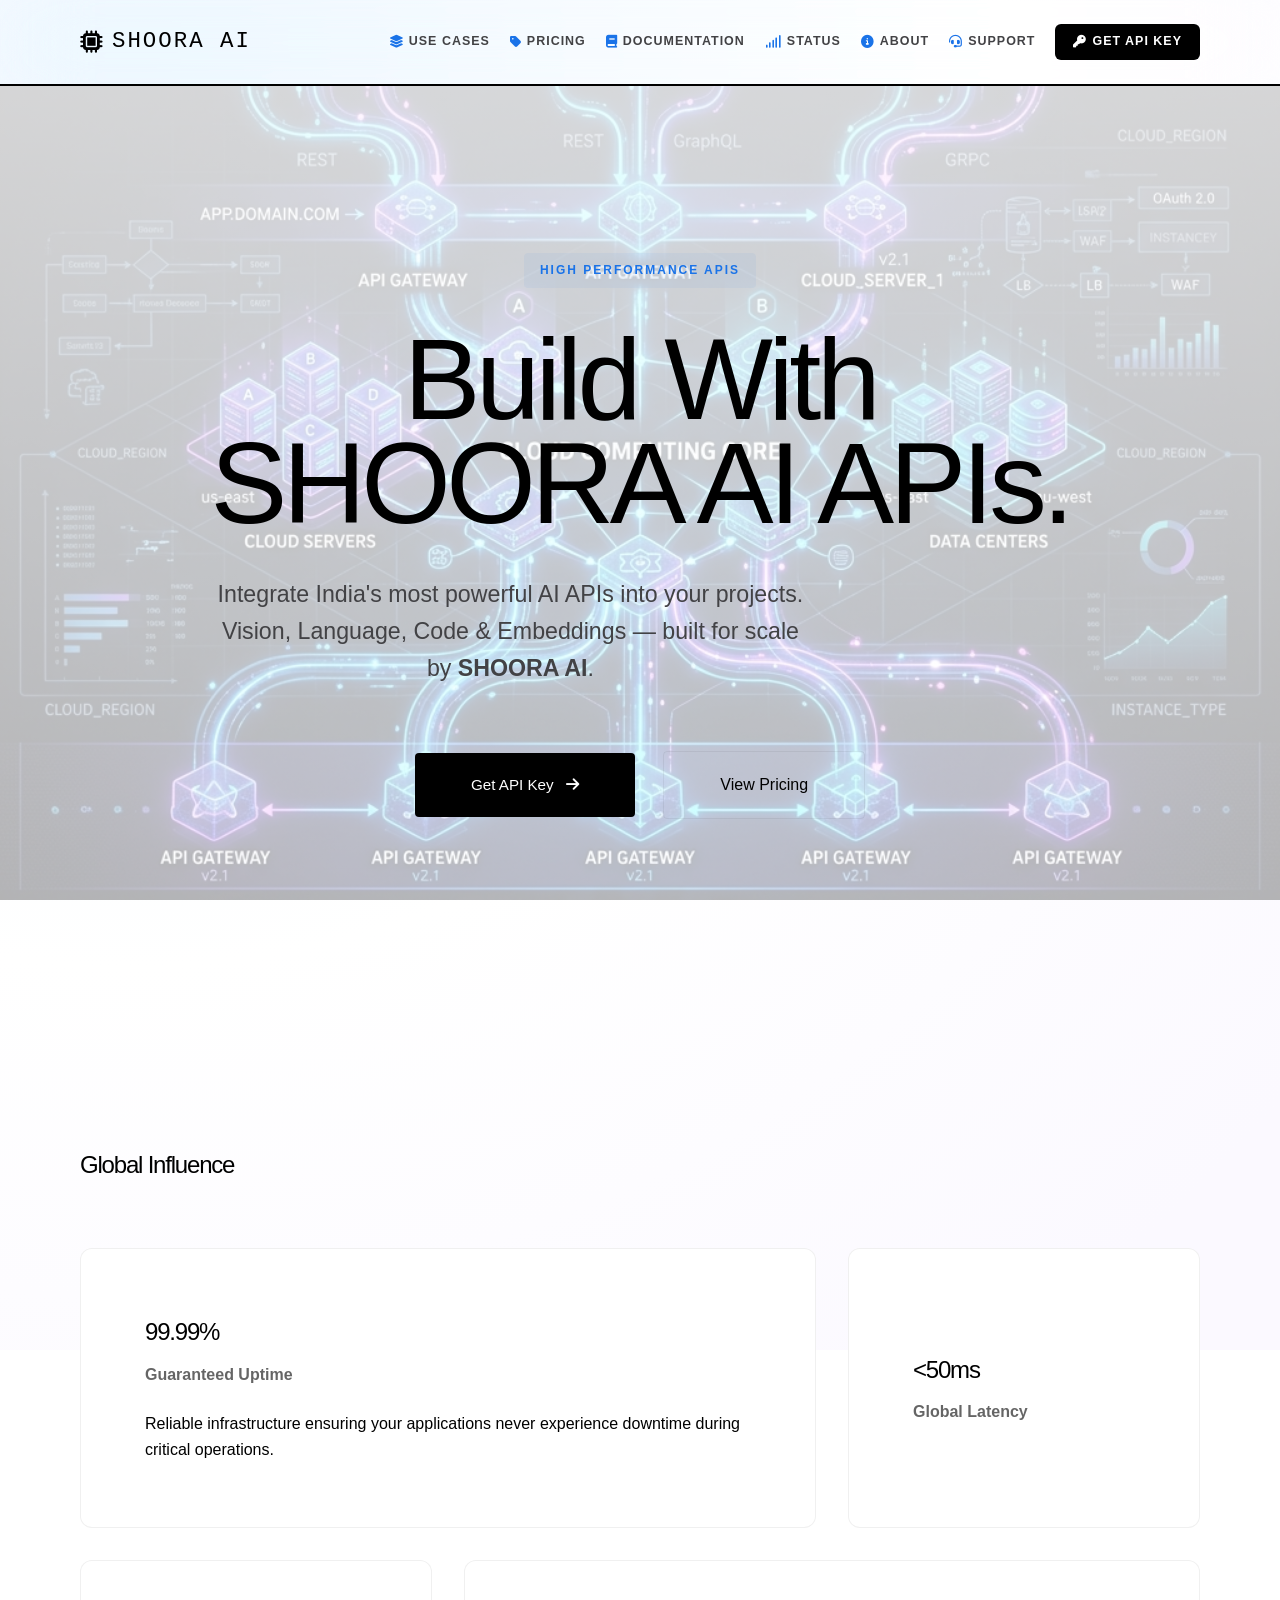
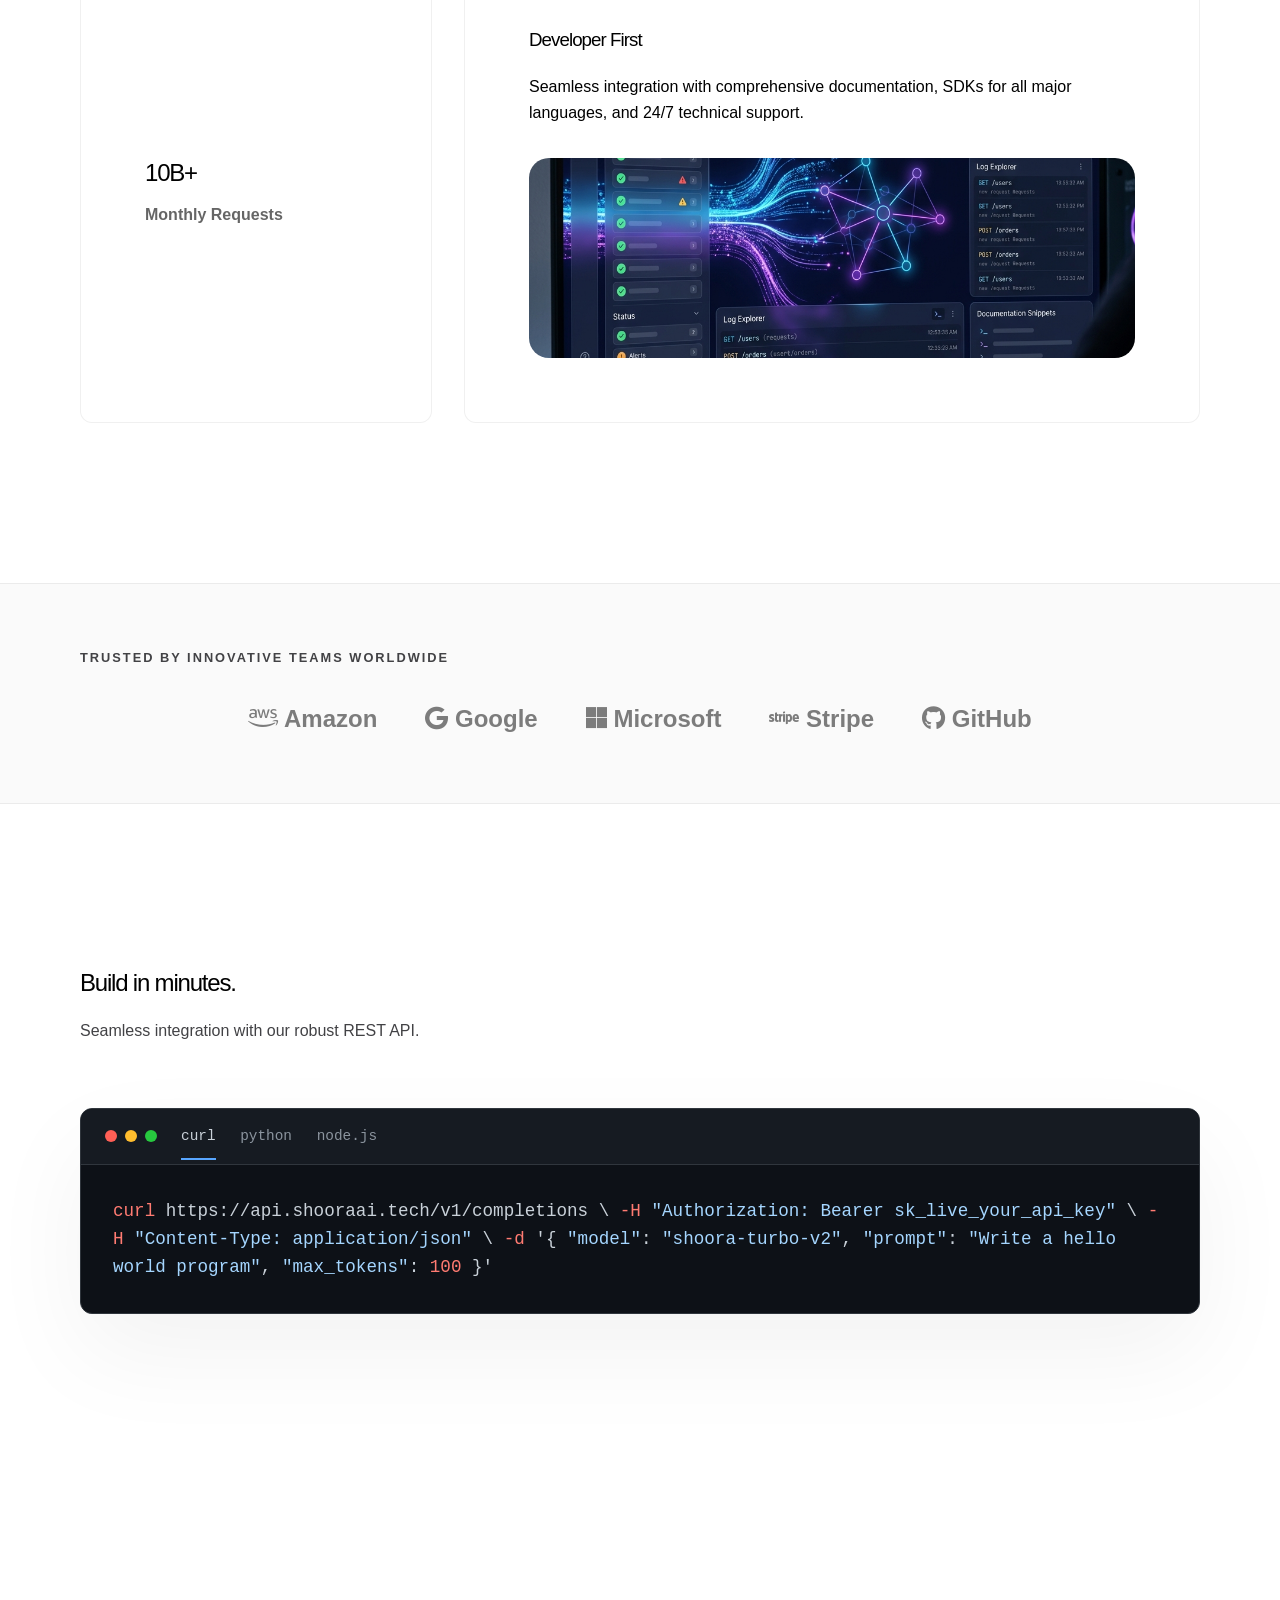
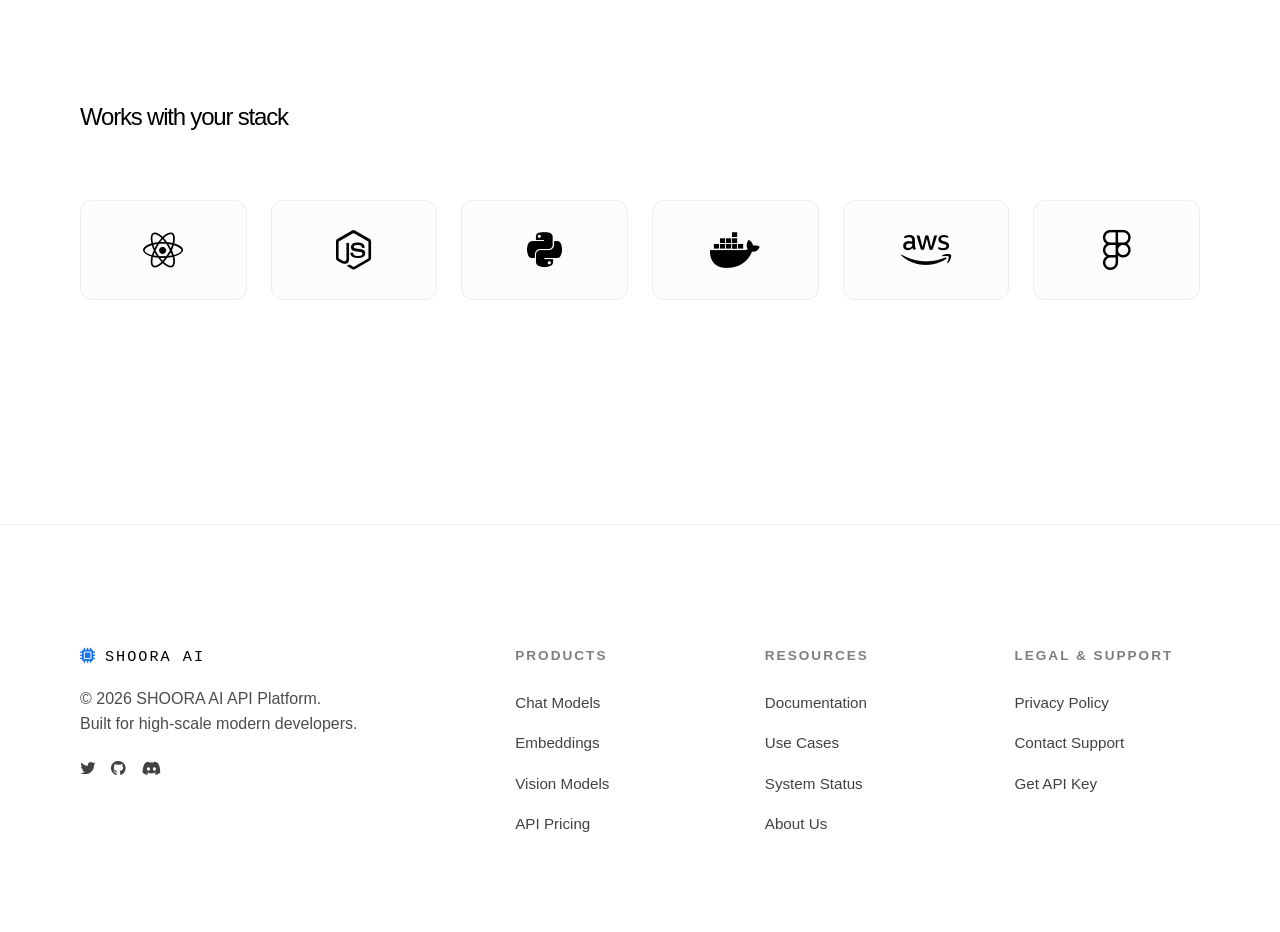
<file: index.html>
<!DOCTYPE html>
<html lang="en">
<head>
    <meta charset="UTF-8">
    <meta name="viewport" content="width=device-width, initial-scale=1.0">
    <title>SHOORA AI API | Home</title>
    <meta name="description" content="SHOORA AI API – India's most powerful AI API platform. Access Vision, Language, Code, and more.">
    <link rel="stylesheet" href="desktop.css" media="(min-width: 1024px)">
    <link rel="stylesheet" href="mobile.css" media="(max-width: 1023px)">
    <link rel="stylesheet" href="https://cdnjs.cloudflare.com/ajax/libs/font-awesome/6.4.0/css/all.min.css">
</head>
<body class="v10-layout">

    <nav class="site-nav">
        <div class="container nav-wrap">
            <div class="brand">
                <a href="index.html">
                    <i class="fas fa-microchip"></i>
                    <span>SHOORA AI</span>
                </a>
            </div>
            <button class="nav-toggle" id="navToggle" aria-label="Toggle Navigation" aria-expanded="false">
                <span class="hamburger-bar"></span>
                <span class="hamburger-bar"></span>
                <span class="hamburger-bar"></span>
            </button>
            <div class="nav-links" id="navLinks">
                <a href="use-cases.html"><i class="fa-solid fa-layer-group"></i> <span>Use Cases</span></a>
                <a href="pricing.html"><i class="fa-solid fa-tag"></i> <span>Pricing</span></a>
                <a href="curriculum.html"><i class="fa-solid fa-book"></i> <span>Documentation</span></a>
                <a href="status.html"><i class="fa-solid fa-signal"></i> <span>Status</span></a>
                <a href="about.html"><i class="fa-solid fa-circle-info"></i> <span>About</span></a>
                <a href="support.html"><i class="fa-solid fa-headset"></i> <span>Support</span></a>
                <a href="register.html" class="nav-cta"><i class="fa-solid fa-key"></i> <span>Get API Key</span></a>
            </div>
        </div>
    </nav>

    <!-- Immersive Background Hero (V10.4) -->
    <section class="home-hero">
        <div class="container" style="display: flex; align-items: center; justify-content: center; text-align: center;">
            <div class="hero-content reveal-item">
                <span class="badge-v10">High Performance APIs</span>
                <h1>Build With <br>SHOORA AI APIs.</h1>
                <p>Integrate India's most powerful AI APIs into your projects. Vision, Language, Code & Embeddings — built for scale by <strong>SHOORA AI</strong>.</p>
                <div class="home-cta">
                    <a href="register.html" class="btn-primary">Get API Key <i class="fas fa-arrow-right" style="margin-left: 8px;"></i></a>
                    <a href="pricing.html" class="btn-secondary">View Pricing</a>
                </div>
            </div>
        </div>
    </section>

    <!-- Key Stats Bento Grid -->
    <section class="section-v10 bg-glass">
        <div class="container">
            <h2 class="center-text">Global Influence</h2>
            <div class="bento-grid">
                <div class="bento-item large reveal-item">
                    <h2 class="counter">99.99%</h2>
                    <p style="margin-top: 10px; font-weight: 600; opacity: 0.6;">Guaranteed Uptime</p>
                    <p style="margin-top: 24px;">Reliable infrastructure ensuring your applications never experience downtime during critical operations.</p>
                </div>
                <div class="bento-item small reveal-item">
                    <h2 class="counter">&lt;50ms</h2>
                    <p style="margin-top: 10px; font-weight: 600; opacity: 0.6;">Global Latency</p>
                </div>
                <div class="bento-item small reveal-item">
                    <h2>10B+</h2>
                    <p style="margin-top: 10px; font-weight: 600; opacity: 0.6;">Monthly Requests</p>
                </div>
                <div class="bento-item large reveal-item">
                    <h3>Developer First</h3>
                    <p style="margin-top: 20px;">Seamless integration with comprehensive documentation, SDKs for all major languages, and 24/7 technical support.</p>
                    <img src="assets/images/bento.png" alt="Tech" style="width: 100%; height: 200px; object-fit: cover; border-radius: 20px; margin-top: 32px;">
                </div>
            </div>
        </div>
    </section>

    <!-- Trusted By -->
    <section class="section-v10" style="background: #fafafa; border-top: 1px solid var(--border); border-bottom: 1px solid var(--border); padding: 64px 0;">
        <div class="container center-text">
            <p style="text-transform: uppercase; letter-spacing: 2px; font-size: 0.8rem; font-weight: 700; color: var(--text-secondary); margin-bottom: 32px;">Trusted by innovative teams worldwide</p>
            <div style="display: flex; justify-content: center; gap: 48px; flex-wrap: wrap; opacity: 0.5; font-size: 1.5rem; font-weight: 700;">
                <span><i class="fab fa-aws"></i> Amazon</span>
                <span><i class="fab fa-google"></i> Google</span>
                <span><i class="fab fa-microsoft"></i> Microsoft</span>
                <span><i class="fab fa-stripe"></i> Stripe</span>
                <span><i class="fab fa-github"></i> GitHub</span>
            </div>
        </div>
    </section>

    <!-- Code Terminal Section -->
    <section class="section-v10">
        <div class="container">
            <h2 class="center-text">Build in minutes.</h2>
            <p class="center-text" style="color: var(--text-secondary); margin-top: 16px;">Seamless integration with our robust REST API.</p>
            <div class="terminal-window reveal-item">
                <div class="terminal-header">
                    <div class="terminal-dots">
                        <span></span><span></span><span></span>
                    </div>
                    <div style="margin-left: 24px; color: #8b949e; font-family: monospace; font-size: 0.9rem;">
                        <span style="color: #c9d1d9; border-bottom: 2px solid #58a6ff; padding-bottom: 14px; margin-right: 16px;">curl</span>
                        <span style="margin-right: 16px;">python</span>
                        <span>node.js</span>
                    </div>
                </div>
                <div class="terminal-body"><span class="keyword">curl</span> https://api.shooraai.tech/v1/completions \
  <span class="keyword">-H</span> <span class="string">"Authorization: Bearer sk_live_your_api_key"</span> \
  <span class="keyword">-H</span> <span class="string">"Content-Type: application/json"</span> \
  <span class="keyword">-d</span> '{
    <span class="string">"model"</span>: <span class="string">"shoora-turbo-v2"</span>,
    <span class="string">"prompt"</span>: <span class="string">"Write a hello world program"</span>,
    <span class="string">"max_tokens"</span>: <span class="keyword">100</span>
  }'</div>
            </div>
        </div>
    </section>

    <!-- Integrations -->
    <section class="section-v10 bg-glass">
        <div class="container">
            <h2 class="center-text">Works with your stack</h2>
            <div class="integration-grid reveal-item">
                <div class="integration-item"><i class="fab fa-react"></i></div>
                <div class="integration-item"><i class="fab fa-node-js"></i></div>
                <div class="integration-item"><i class="fab fa-python"></i></div>
                <div class="integration-item"><i class="fab fa-docker"></i></div>
                <div class="integration-item"><i class="fab fa-aws"></i></div>
                <div class="integration-item"><i class="fab fa-figma"></i></div>
            </div>
        </div>
    </section>

    <footer class="footer-v10">
        <div class="container footer-grid">
            <div class="footer-col footer-brand-col">
                <div class="brand">
                    <a href="index.html" style="color: inherit; text-decoration: none;">
                        <i class="fas fa-microchip" style="margin-right: 8px; color: var(--primary);"></i>SHOORA AI
                    </a>
                </div>
                <p style="margin-top: 16px; opacity: 0.7;">© 2026 SHOORA AI API Platform.<br>Built for high-scale modern developers.</p>
                <div style="margin-top: 20px; display: flex; gap: 16px; font-size: 1.2rem; color: var(--text-secondary);" class="footer-socials">
                    <a href="#" aria-label="Twitter" style="color: inherit;"><i class="fab fa-twitter"></i></a>
                    <a href="#" aria-label="GitHub" style="color: inherit;"><i class="fab fa-github"></i></a>
                    <a href="#" aria-label="Discord" style="color: inherit;"><i class="fab fa-discord"></i></a>
                </div>
            </div>
            <div class="footer-col">
                <h4>Products</h4>
                <a href="curriculum.html#chat-completions">Chat Models</a>
                <a href="curriculum.html#embeddings">Embeddings</a>
                <a href="use-cases.html">Vision Models</a>
                <a href="pricing.html">API Pricing</a>
            </div>
            <div class="footer-col">
                <h4>Resources</h4>
                <a href="curriculum.html">Documentation</a>
                <a href="use-cases.html">Use Cases</a>
                <a href="status.html">System Status</a>
                <a href="about.html">About Us</a>
            </div>
            <div class="footer-col">
                <h4>Legal & Support</h4>
                <a href="privacy.html">Privacy Policy</a>
                <a href="support.html">Contact Support</a>
                <a href="register.html">Get API Key</a>
            </div>
        </div>
    </footer>

    <script src="script.js"></script>
</body>
</html>
</file>
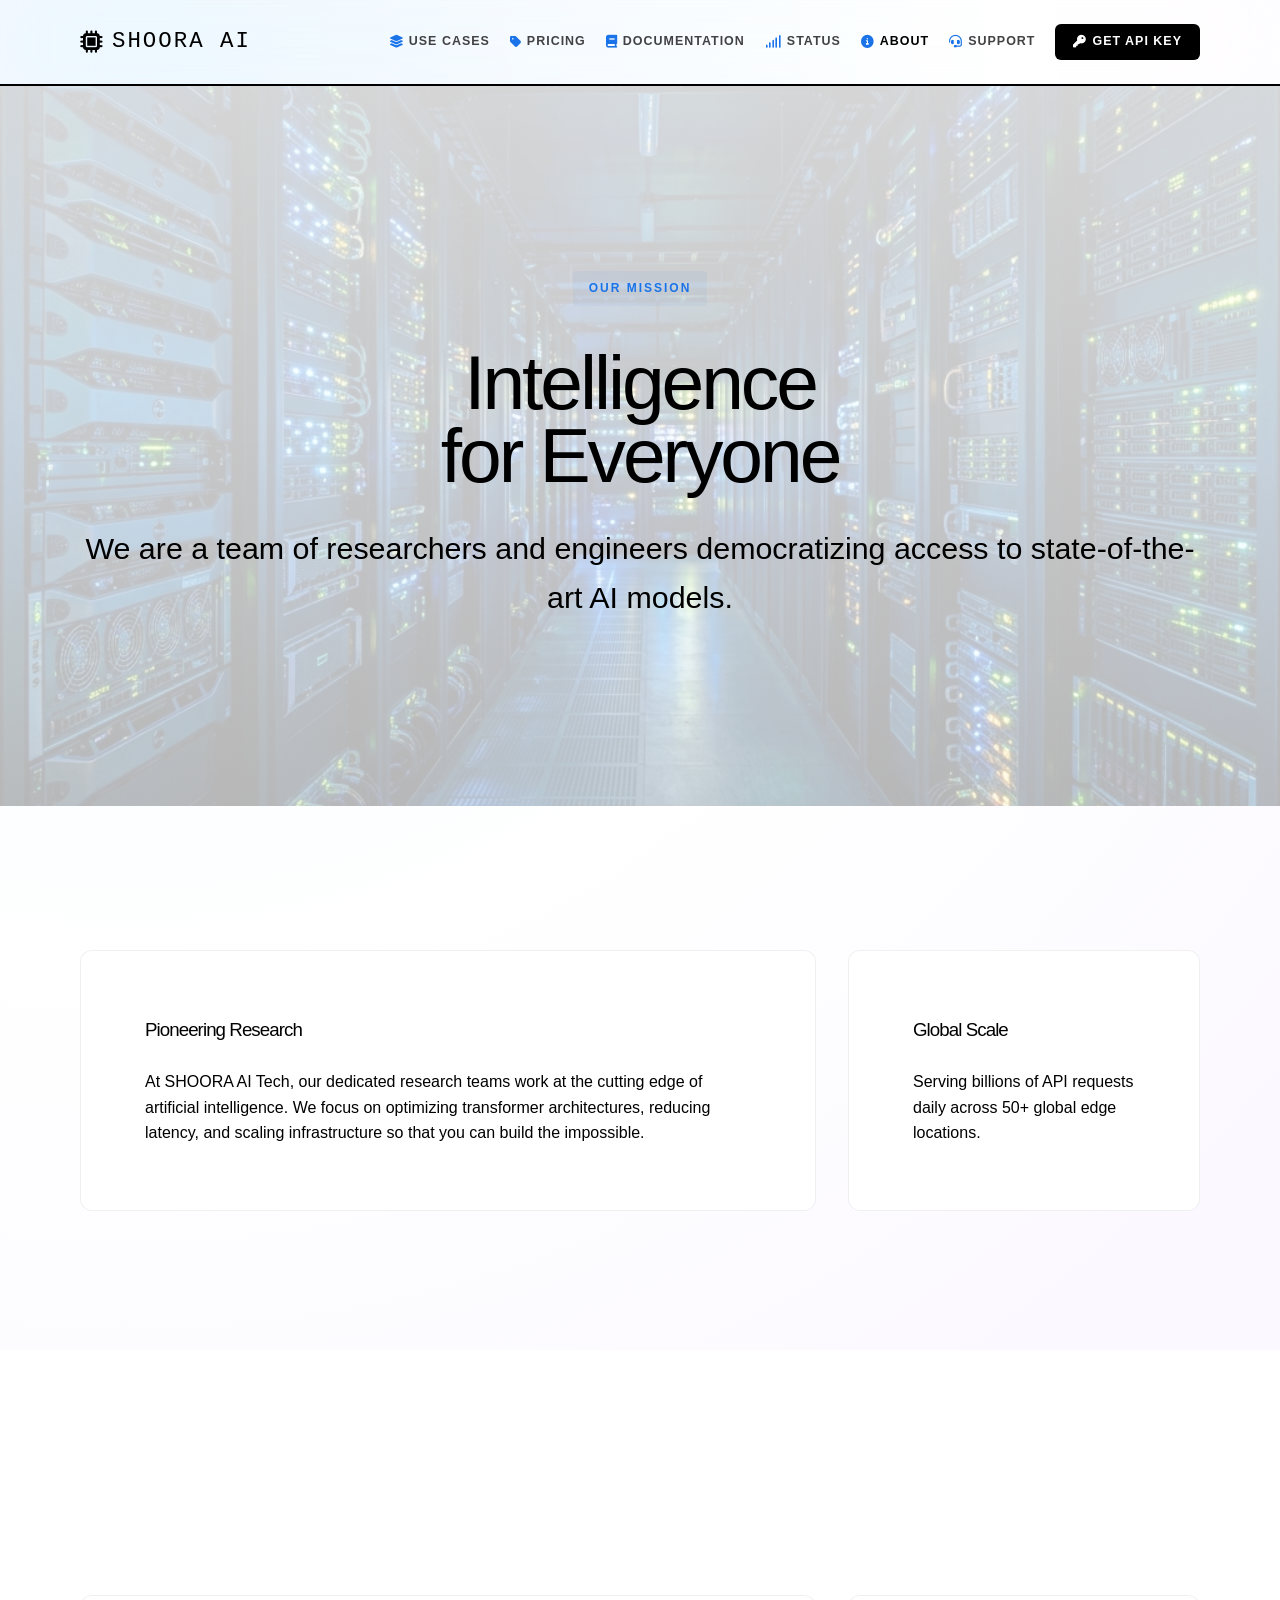
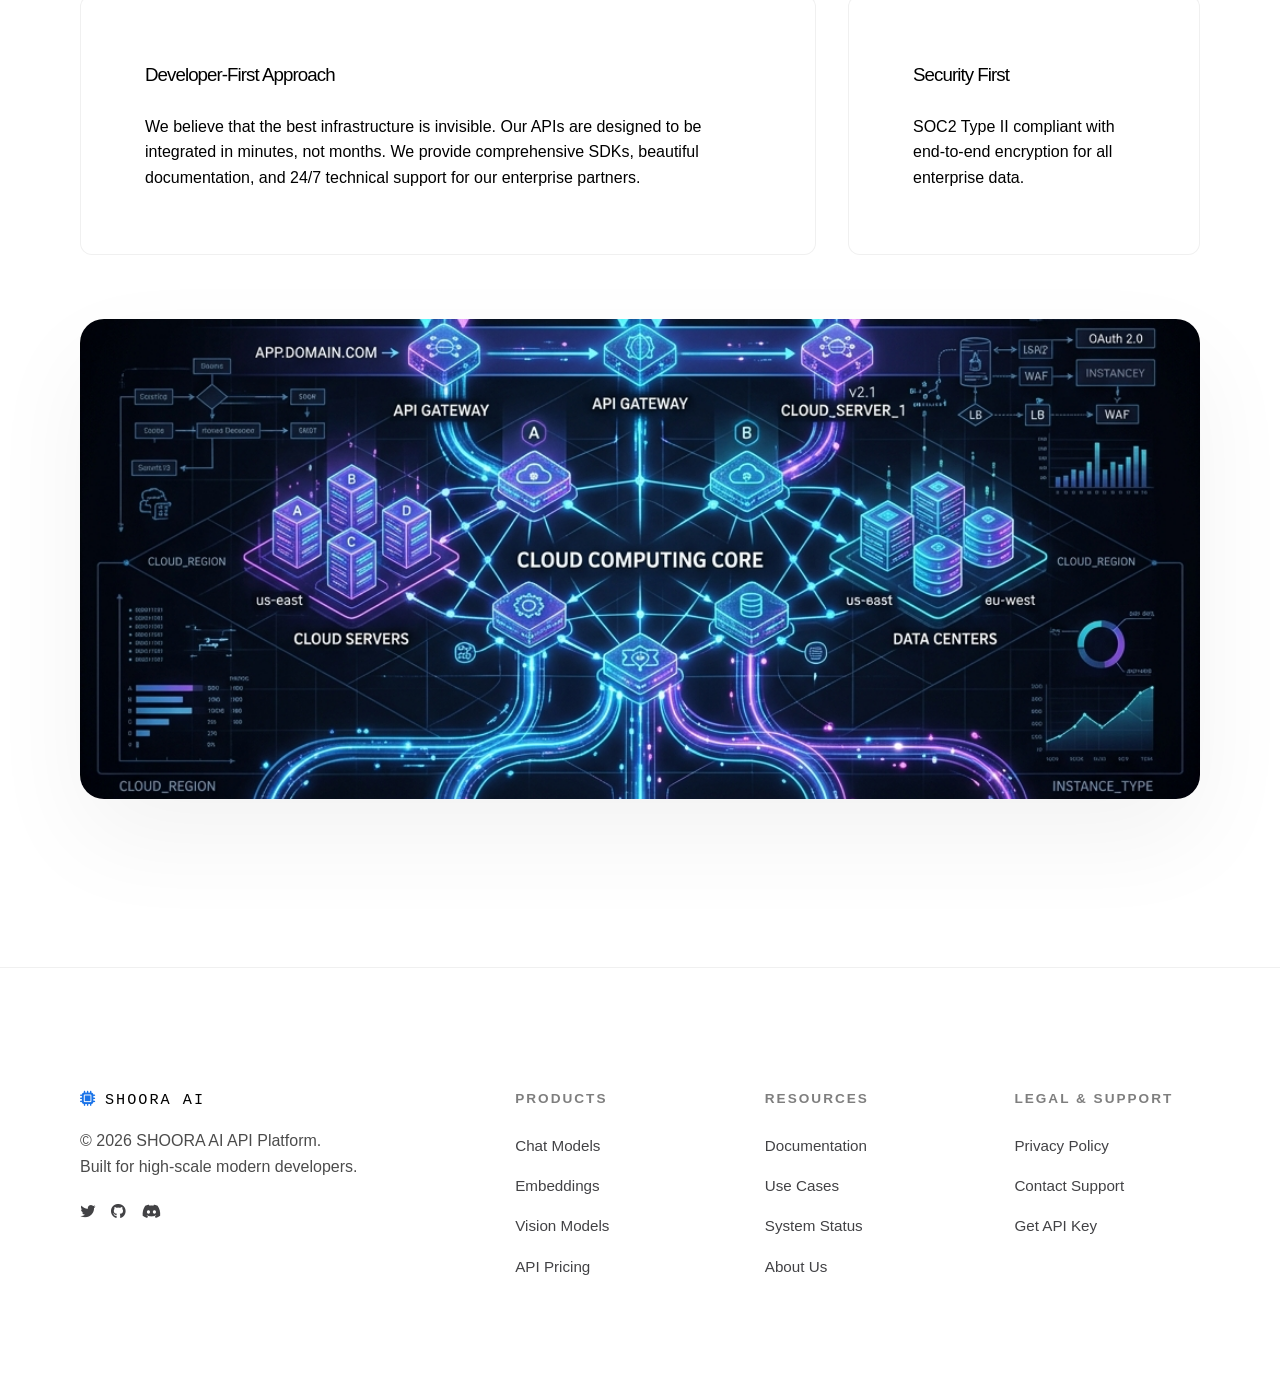
<file: about.html>
<!DOCTYPE html>
<html lang="en">
<head>
    <meta charset="UTF-8">
    <meta name="viewport" content="width=device-width, initial-scale=1.0">
    <title>About Us | SHOORA AI API</title>
    <link rel="stylesheet" href="desktop.css" media="(min-width: 1024px)">
    <link rel="stylesheet" href="mobile.css" media="(max-width: 1023px)">
    <link rel="stylesheet" href="https://cdnjs.cloudflare.com/ajax/libs/font-awesome/6.4.0/css/all.min.css">
</head>
<body class="v10-layout">
    <nav class="site-nav">
        <div class="container nav-wrap">
            <div class="brand">
                <a href="index.html">
                    <i class="fas fa-microchip"></i>
                    <span>SHOORA AI</span>
                </a>
            </div>
            <button class="nav-toggle" id="navToggle" aria-label="Toggle Navigation" aria-expanded="false">
                <span class="hamburger-bar"></span>
                <span class="hamburger-bar"></span>
                <span class="hamburger-bar"></span>
            </button>
            <div class="nav-links" id="navLinks">
                <a href="use-cases.html"><i class="fa-solid fa-layer-group"></i> <span>Use Cases</span></a>
                <a href="pricing.html"><i class="fa-solid fa-tag"></i> <span>Pricing</span></a>
                <a href="curriculum.html"><i class="fa-solid fa-book"></i> <span>Documentation</span></a>
                <a href="status.html"><i class="fa-solid fa-signal"></i> <span>Status</span></a>
                <a href="about.html" class="active"><i class="fa-solid fa-circle-info"></i> <span>About</span></a>
                <a href="support.html"><i class="fa-solid fa-headset"></i> <span>Support</span></a>
                <a href="register.html" class="nav-cta"><i class="fa-solid fa-key"></i> <span>Get API Key</span></a>
            </div>
        </div>
    </nav>

    <header class="about-hero">
        <div class="container" style="display: flex; align-items: center; justify-content: center; text-align: center;">
            <div class="reveal-item">
                <span class="badge-v10">Our Mission</span>
                <h1>Intelligence <br>for Everyone</h1>
                <p style="margin-top: 32px; font-size: 1.9rem;">We are a team of researchers and engineers democratizing access to state-of-the-art AI models.</p>
            </div>
        </div>
    </header>

    <section class="section-v10 bg-glass" style="margin-top: -80px;">
        <div class="container">
            <div class="bento-grid">
                <div class="bento-item large reveal-item">
                    <h3>Pioneering Research</h3>
                    <p style="margin-top: 24px;">At SHOORA AI Tech, our dedicated research teams work at the cutting edge of artificial intelligence. We focus on optimizing transformer architectures, reducing latency, and scaling infrastructure so that you can build the impossible.</p>
                </div>
                <div class="bento-item small reveal-item">
                    <h3>Global Scale</h3>
                    <p style="margin-top: 24px;">Serving billions of API requests daily across 50+ global edge locations.</p>
                </div>
            </div>
        </div>
    </section>

    <section class="section-v10">
        <div class="container">
            <div class="bento-grid">
                <div class="bento-item large reveal-item">
                    <h3>Developer-First Approach</h3>
                    <p style="margin-top: 24px;">We believe that the best infrastructure is invisible. Our APIs are designed to be integrated in minutes, not months. We provide comprehensive SDKs, beautiful documentation, and 24/7 technical support for our enterprise partners.</p>
                </div>
                <div class="bento-item small reveal-item">
                    <h3>Security First</h3>
                    <p style="margin-top: 24px;">SOC2 Type II compliant with end-to-end encryption for all enterprise data.</p>
                </div>
            </div>

            <!-- V10.4 Immersive Ecosystem Visual -->
            <div class="reveal-item" style="margin-top: 64px;">
                <img src="assets/images/ecosystem.png" alt="Ecosystem Diagram"
                    style="width: 100%; border-radius: 24px; box-shadow: var(--shadow-premium); aspect-ratio: 21/9; object-fit: cover;">
            </div>
        </div>
    </section>

    <footer class="footer-v10">
        <div class="container footer-grid">
            <div class="footer-col footer-brand-col">
                <div class="brand">
                    <a href="index.html" style="color: inherit; text-decoration: none;">
                        <i class="fas fa-microchip" style="margin-right: 8px; color: var(--primary);"></i>SHOORA AI
                    </a>
                </div>
                <p style="margin-top: 16px; opacity: 0.7;">© 2026 SHOORA AI API Platform.<br>Built for high-scale modern developers.</p>
                <div style="margin-top: 20px; display: flex; gap: 16px; font-size: 1.2rem; color: var(--text-secondary);" class="footer-socials">
                    <a href="#" aria-label="Twitter" style="color: inherit;"><i class="fab fa-twitter"></i></a>
                    <a href="#" aria-label="GitHub" style="color: inherit;"><i class="fab fa-github"></i></a>
                    <a href="#" aria-label="Discord" style="color: inherit;"><i class="fab fa-discord"></i></a>
                </div>
            </div>
            <div class="footer-col">
                <h4>Products</h4>
                <a href="curriculum.html#chat-completions">Chat Models</a>
                <a href="curriculum.html#embeddings">Embeddings</a>
                <a href="use-cases.html">Vision Models</a>
                <a href="pricing.html">API Pricing</a>
            </div>
            <div class="footer-col">
                <h4>Resources</h4>
                <a href="curriculum.html">Documentation</a>
                <a href="use-cases.html">Use Cases</a>
                <a href="status.html">System Status</a>
                <a href="about.html">About Us</a>
            </div>
            <div class="footer-col">
                <h4>Legal & Support</h4>
                <a href="privacy.html">Privacy Policy</a>
                <a href="support.html">Contact Support</a>
                <a href="register.html">Get API Key</a>
            </div>
        </div>
    </footer>
    <script src="script.js"></script>
</body>
</html>
</file>
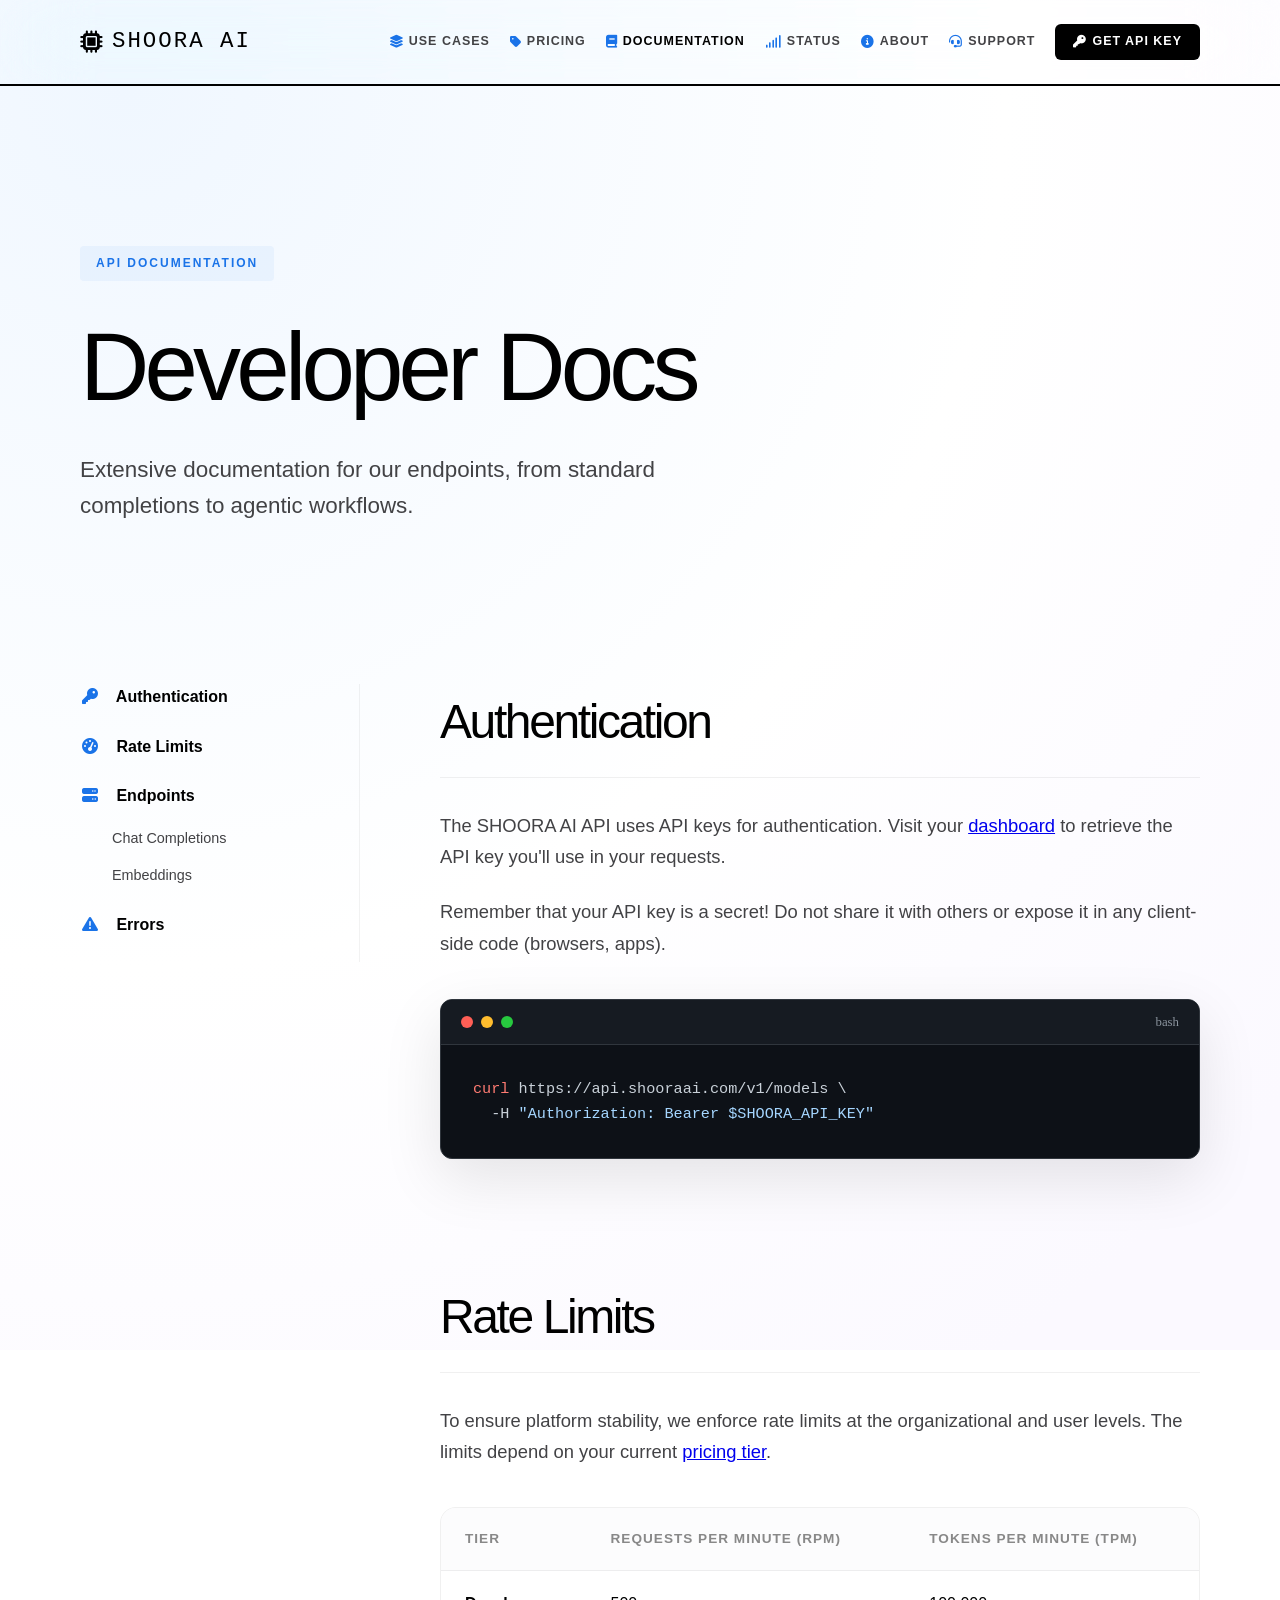
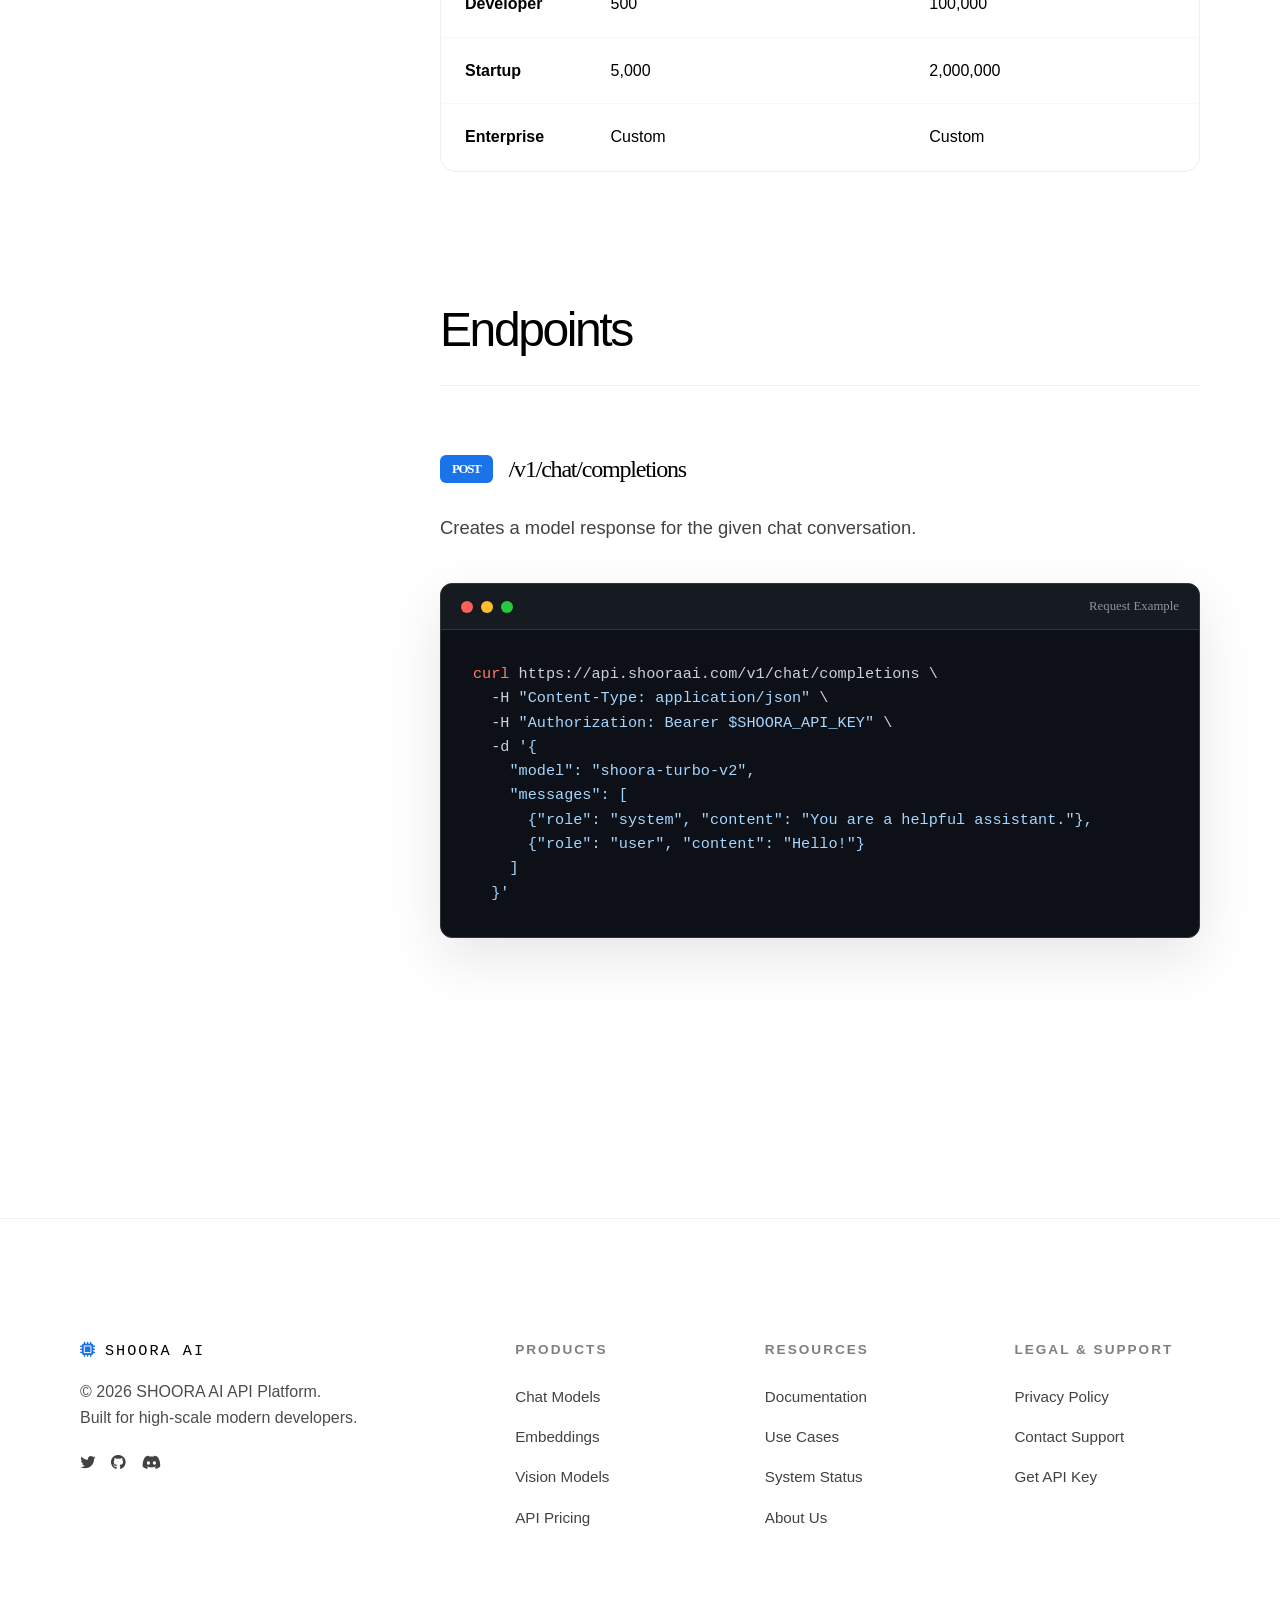
<file: curriculum.html>
<!DOCTYPE html>
<html lang="en">
<head>
    <meta charset="UTF-8">
    <meta name="viewport" content="width=device-width, initial-scale=1.0">
    <title>Documentation | SHOORA AI API</title>
    <link rel="stylesheet" href="desktop.css" media="(min-width: 1024px)">
    <link rel="stylesheet" href="mobile.css" media="(max-width: 1023px)">
    <link rel="stylesheet" href="https://cdnjs.cloudflare.com/ajax/libs/font-awesome/6.4.0/css/all.min.css">
</head>
<body class="v10-layout">
    <nav class="site-nav">
        <div class="container nav-wrap">
            <div class="brand">
                <a href="index.html">
                    <i class="fas fa-microchip"></i>
                    <span>SHOORA AI</span>
                </a>
            </div>
            <button class="nav-toggle" id="navToggle" aria-label="Toggle Navigation" aria-expanded="false">
                <span class="hamburger-bar"></span>
                <span class="hamburger-bar"></span>
                <span class="hamburger-bar"></span>
            </button>
            <div class="nav-links" id="navLinks">
                <a href="use-cases.html"><i class="fa-solid fa-layer-group"></i> <span>Use Cases</span></a>
                <a href="pricing.html"><i class="fa-solid fa-tag"></i> <span>Pricing</span></a>
                <a href="curriculum.html" class="active"><i class="fa-solid fa-book"></i> <span>Documentation</span></a>
                <a href="status.html"><i class="fa-solid fa-signal"></i> <span>Status</span></a>
                <a href="about.html"><i class="fa-solid fa-circle-info"></i> <span>About</span></a>
                <a href="support.html"><i class="fa-solid fa-headset"></i> <span>Support</span></a>
                <a href="register.html" class="nav-cta"><i class="fa-solid fa-key"></i> <span>Get API Key</span></a>
            </div>
        </div>
    </nav>

    <header class="docs-hero section-v10">
        <div class="container">
            <div class="reveal-item">
                <span class="badge-v10">API Documentation</span>
                <h1>Developer Docs</h1>
                <p>Extensive documentation for our endpoints, from standard completions to agentic workflows.</p>
            </div>
        </div>
    </header>

    <section class="section-v10" style="padding-top: 0;">
        <div class="container">
            <div class="api-docs-grid">
                
                <!-- Sidebar -->
                <aside class="docs-sidebar">
                    <ul>
                        <li><a href="#authentication"><i class="fa-solid fa-key"></i> Authentication</a></li>
                        <li><a href="#rate-limits"><i class="fa-solid fa-gauge-high"></i> Rate Limits</a></li>
                        <li><a href="#endpoints"><i class="fa-solid fa-server"></i> Endpoints</a>
                            <ul class="submenu">
                                <li><a href="#chat-completions">Chat Completions</a></li>
                                <li><a href="#embeddings">Embeddings</a></li>
                            </ul>
                        </li>
                        <li><a href="#errors"><i class="fa-solid fa-triangle-exclamation"></i> Errors</a></li>
                    </ul>
                </aside>

                <!-- Content -->
                <div class="docs-content">
                    
                    <!-- Authentication -->
                    <div id="authentication" class="docs-section reveal-item">
                        <h2>Authentication</h2>
                        <p>The SHOORA AI API uses API keys for authentication. Visit your <a href="register.html">dashboard</a> to retrieve the API key you'll use in your requests.</p>
                        <p>Remember that your API key is a secret! Do not share it with others or expose it in any client-side code (browsers, apps).</p>
                        
                        <div class="terminal-v10">
                            <div class="terminal-header">
                                <div class="terminal-dots">
                                    <span></span><span></span><span></span>
                                </div>
                                <span class="lang-label">bash</span>
                            </div>
                            <div class="terminal-body"><span class="keyword">curl</span> https://api.shooraai.com/v1/models \
  -H <span class="string">"Authorization: Bearer $SHOORA_API_KEY"</span></div>
                        </div>
                    </div>

                    <!-- Rate Limits -->
                    <div id="rate-limits" class="docs-section reveal-item">
                        <h2>Rate Limits</h2>
                        <p>To ensure platform stability, we enforce rate limits at the organizational and user levels. The limits depend on your current <a href="pricing.html">pricing tier</a>.</p>
                        
                        <div class="table-container">
                            <table>
                                <thead>
                                    <tr>
                                        <th>Tier</th>
                                        <th>Requests per Minute (RPM)</th>
                                        <th>Tokens per Minute (TPM)</th>
                                    </tr>
                                </thead>
                                <tbody>
                                    <tr>
                                        <td class="tier-name">Developer</td>
                                        <td>500</td>
                                        <td>100,000</td>
                                    </tr>
                                    <tr>
                                        <td class="tier-name">Startup</td>
                                        <td>5,000</td>
                                        <td>2,000,000</td>
                                    </tr>
                                    <tr>
                                        <td class="tier-name">Enterprise</td>
                                        <td>Custom</td>
                                        <td>Custom</td>
                                    </tr>
                                </tbody>
                            </table>
                        </div>
                    </div>

                    <!-- Endpoints -->
                    <div id="endpoints" class="docs-section reveal-item">
                        <h2>Endpoints</h2>
                        
                        <!-- Chat Completions -->
                        <div id="chat-completions" class="endpoint-block">
                            <h3 class="endpoint-title">
                                <span class="method">POST</span> 
                                /v1/chat/completions
                            </h3>
                            <p>Creates a model response for the given chat conversation.</p>
                            
                            <div class="terminal-v10">
                                <div class="terminal-header">
                                    <div class="terminal-dots">
                                        <span></span><span></span><span></span>
                                    </div>
                                    <span class="lang-label">Request Example</span>
                                </div>
                                <div class="terminal-body"><span class="keyword">curl</span> https://api.shooraai.com/v1/chat/completions \
  -H <span class="string">"Content-Type: application/json"</span> \
  -H <span class="string">"Authorization: Bearer $SHOORA_API_KEY"</span> \
  -d <span class="string">'{
    "model": "shoora-turbo-v2",
    "messages": [
      {"role": "system", "content": "You are a helpful assistant."},
      {"role": "user", "content": "Hello!"}
    ]
  }'</span></div>
                            </div>
                        </div>

                    </div>

                </div>
            </div>
        </div>
    </section>

    <footer class="footer-v10">
        <div class="container footer-grid">
            <div class="footer-col footer-brand-col">
                <div class="brand">
                    <a href="index.html" style="color: inherit; text-decoration: none;">
                        <i class="fas fa-microchip" style="margin-right: 8px; color: var(--primary);"></i>SHOORA AI
                    </a>
                </div>
                <p style="margin-top: 16px; opacity: 0.7;">© 2026 SHOORA AI API Platform.<br>Built for high-scale modern developers.</p>
                <div style="margin-top: 20px; display: flex; gap: 16px; font-size: 1.2rem; color: var(--text-secondary);" class="footer-socials">
                    <a href="#" aria-label="Twitter" style="color: inherit;"><i class="fab fa-twitter"></i></a>
                    <a href="#" aria-label="GitHub" style="color: inherit;"><i class="fab fa-github"></i></a>
                    <a href="#" aria-label="Discord" style="color: inherit;"><i class="fab fa-discord"></i></a>
                </div>
            </div>
            <div class="footer-col">
                <h4>Products</h4>
                <a href="curriculum.html#chat-completions">Chat Models</a>
                <a href="curriculum.html#embeddings">Embeddings</a>
                <a href="use-cases.html">Vision Models</a>
                <a href="pricing.html">API Pricing</a>
            </div>
            <div class="footer-col">
                <h4>Resources</h4>
                <a href="curriculum.html">Documentation</a>
                <a href="use-cases.html">Use Cases</a>
                <a href="status.html">System Status</a>
                <a href="about.html">About Us</a>
            </div>
            <div class="footer-col">
                <h4>Legal & Support</h4>
                <a href="privacy.html">Privacy Policy</a>
                <a href="support.html">Contact Support</a>
                <a href="register.html">Get API Key</a>
            </div>
        </div>
    </footer>

    <script src="script.js"></script>
</body>
</html>
</file>
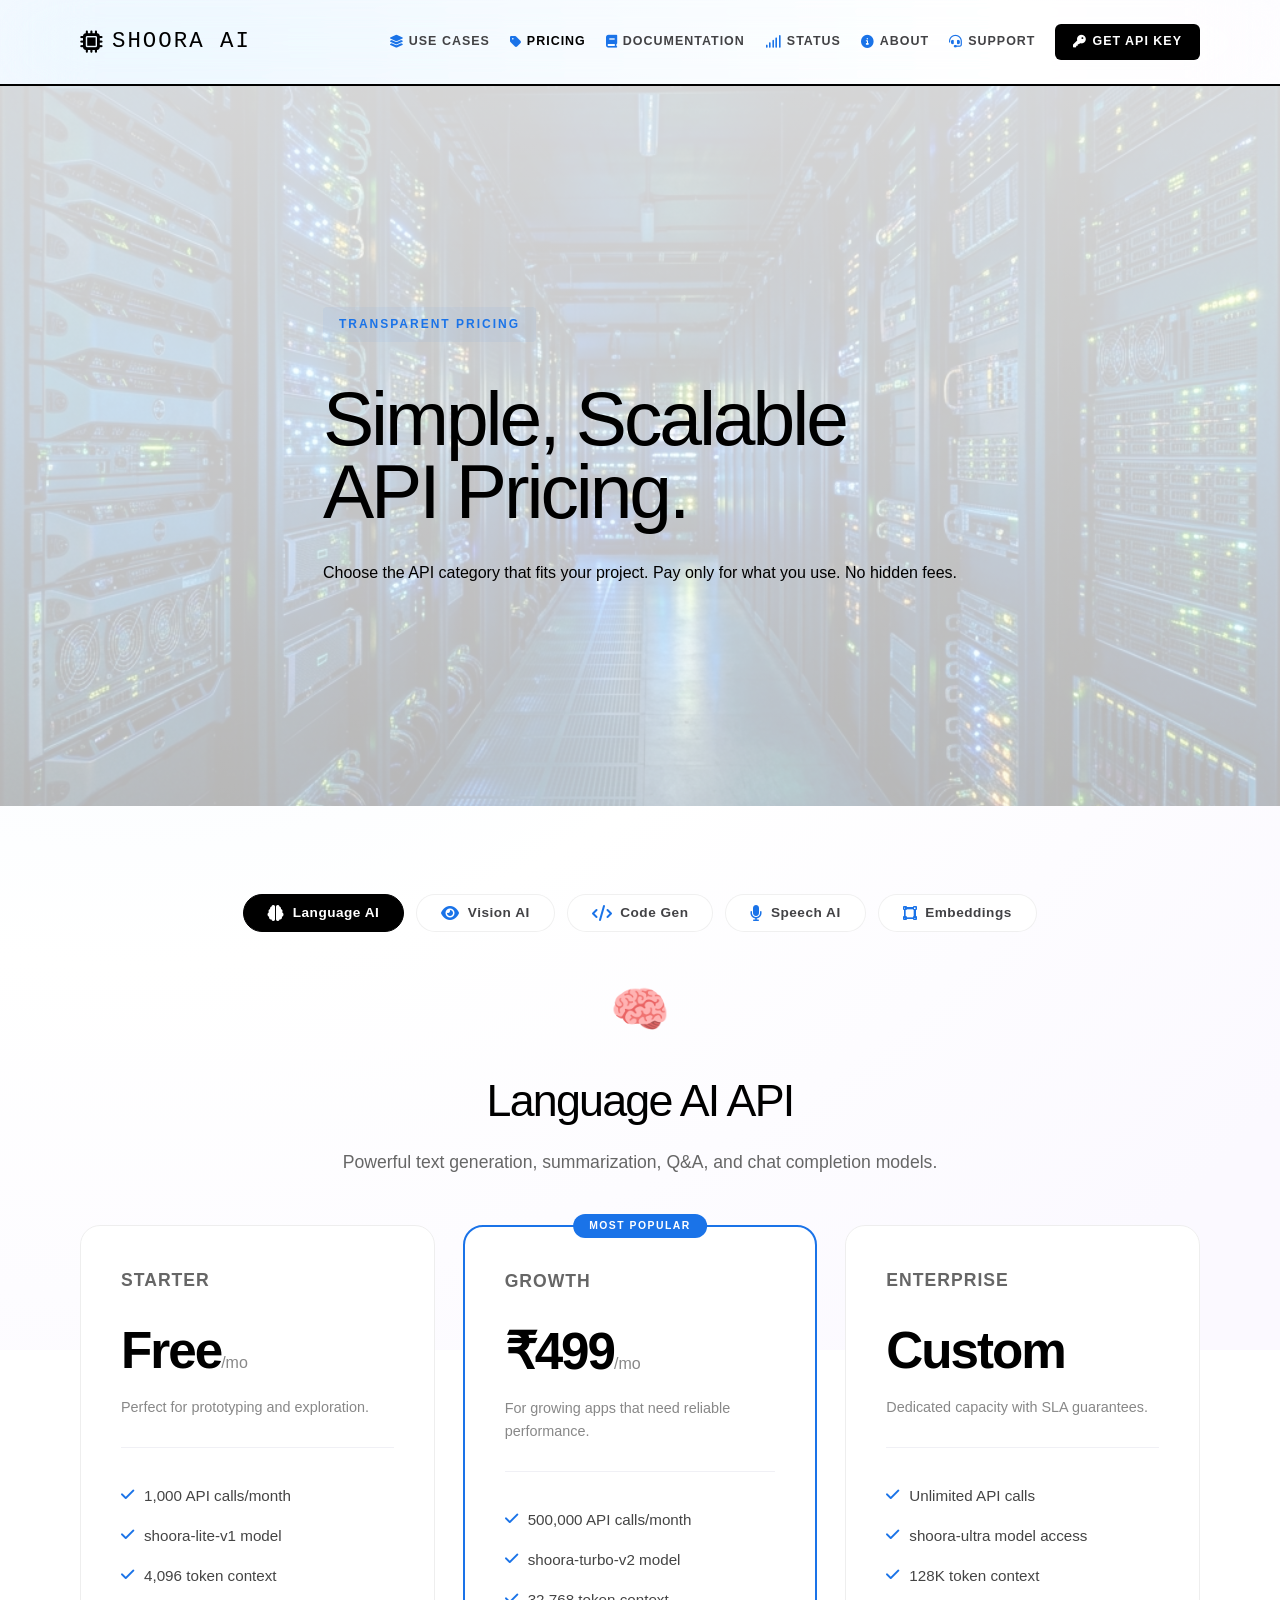
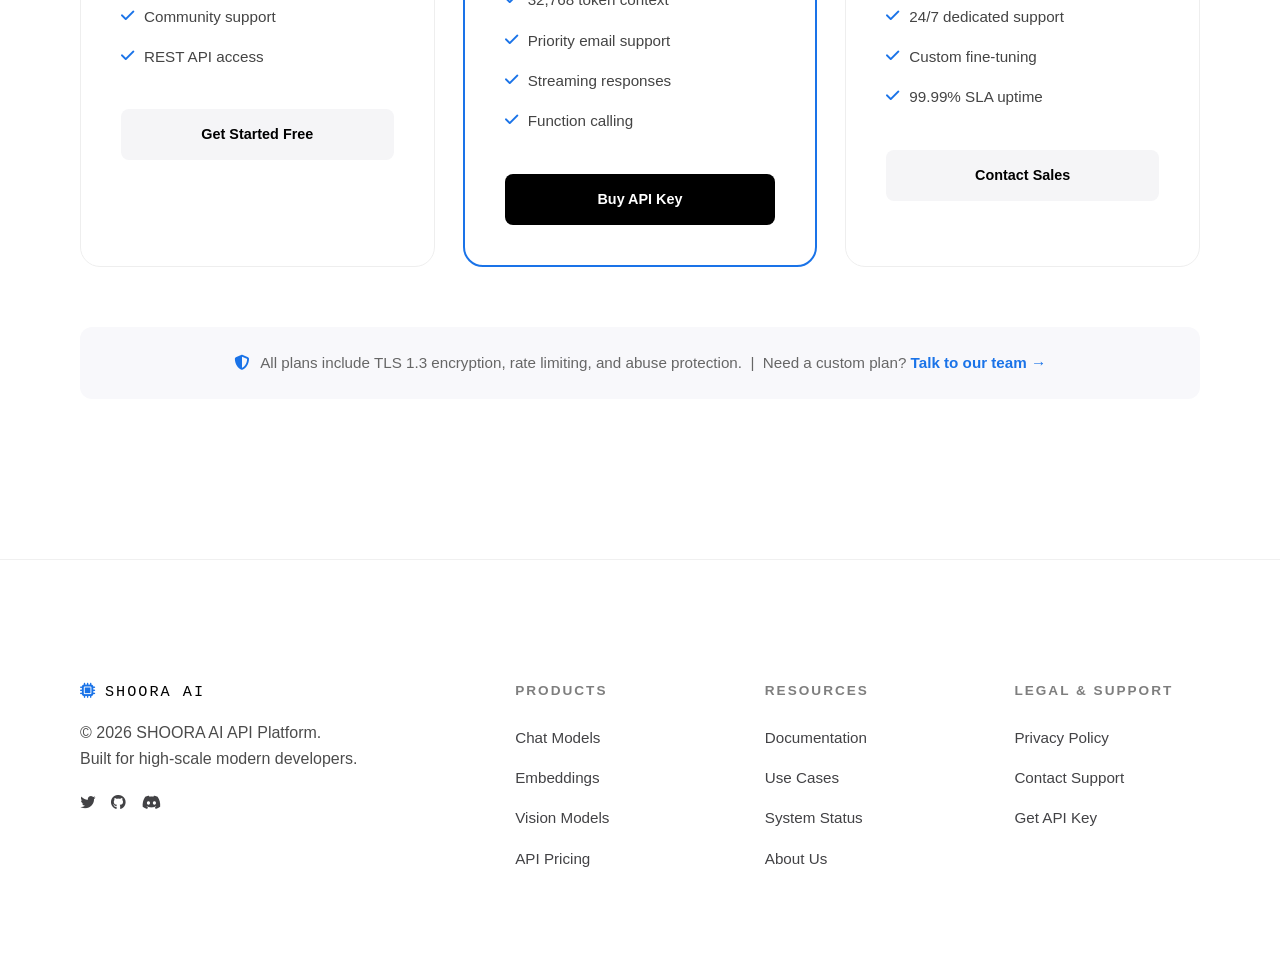
<file: pricing.html>
<!DOCTYPE html>
<html lang="en">
<head>
    <meta charset="UTF-8">
    <meta name="viewport" content="width=device-width, initial-scale=1.0">
    <title>API Pricing | SHOORA AI API Platform</title>
    <link rel="stylesheet" href="desktop.css" media="(min-width: 1024px)">
    <link rel="stylesheet" href="mobile.css" media="(max-width: 1023px)">
    <link rel="stylesheet" href="https://cdnjs.cloudflare.com/ajax/libs/font-awesome/6.4.0/css/all.min.css">
    <style>
        .api-tabs { display: flex; gap: 12px; margin: 48px 0 40px; flex-wrap: wrap; justify-content: center; }
        .api-tab { padding: 10px 24px; border-radius: 40px; border: 1.5px solid var(--border, #e0e0e0); background: #fff; font-weight: 600; font-size: 0.85rem; cursor: pointer; transition: 0.3s; letter-spacing: 0.5px; }
        .api-tab.active, .api-tab:hover { background: #000; color: #fff; border-color: #000; }
        .api-category { display: none; }
        .api-category.active { display: block; }
        .cat-header { text-align: center; margin-bottom: 48px; }
        .cat-header .cat-icon { font-size: 3rem; margin-bottom: 16px; }
        .cat-header h2 { font-size: 2.8rem; font-weight: 400; letter-spacing: -0.04em; }
        .cat-header p { color: #666; margin-top: 12px; font-size: 1.1rem; }
        .plans-grid { display: grid; grid-template-columns: repeat(3, 1fr); gap: 28px; }
        @media (max-width: 1023px) { .plans-grid { grid-template-columns: 1fr; } }
        .plan-card { background: #fff; border: 1.5px solid #eee; border-radius: 20px; padding: 40px; position: relative; transition: 0.3s; }
        .plan-card:hover { border-color: #1a73e8; box-shadow: 0 20px 60px rgba(26,115,232,0.08); transform: translateY(-4px); }
        .plan-card.featured { border: 2px solid #1a73e8; }
        .plan-card.featured::before { content: 'MOST POPULAR'; position: absolute; top: -13px; left: 50%; transform: translateX(-50%); background: #1a73e8; color: #fff; font-size: 0.65rem; font-weight: 700; padding: 4px 16px; border-radius: 20px; letter-spacing: 1.5px; }
        .plan-name { font-size: 1.1rem; font-weight: 700; text-transform: uppercase; letter-spacing: 1px; color: #666; }
        .plan-price { font-size: 3.2rem; font-weight: 700; letter-spacing: -2px; margin: 16px 0 4px; }
        .plan-price span { font-size: 1rem; font-weight: 400; color: #888; letter-spacing: 0; }
        .plan-desc { color: #888; font-size: 0.9rem; margin-bottom: 28px; padding-bottom: 28px; border-bottom: 1px solid #f0f0f5; }
        .plan-features { list-style: none; padding: 0; margin: 0 0 32px; }
        .plan-features li { display: flex; align-items: flex-start; gap: 10px; padding: 8px 0; color: #444; font-size: 0.95rem; }
        .plan-features li i { color: #1a73e8; margin-top: 3px; flex-shrink: 0; }
        .plan-btn { display: block; text-align: center; padding: 14px; border-radius: 8px; font-weight: 600; font-size: 0.9rem; text-decoration: none; transition: 0.3s; }
        .plan-btn-primary { background: #000; color: #fff; }
        .plan-btn-primary:hover { background: #1a73e8; }
        .plan-btn-secondary { background: #f5f5f7; color: #000; }
        .plan-btn-secondary:hover { background: #e5e5ea; }
        .section-divider { text-align: center; padding: 80px 0 0; }
        .section-divider h2 { font-size: 3rem; font-weight: 400; letter-spacing: -0.04em; }
        .compare-note { text-align: center; margin-top: 60px; padding: 24px; background: #f8f8fb; border-radius: 12px; color: #666; font-size: 0.95rem; }
        .compare-note a { color: #1a73e8; font-weight: 600; text-decoration: none; }
    </style>
</head>
<body class="v10-layout">
    <nav class="site-nav">
        <div class="container nav-wrap">
            <div class="brand">
                <a href="index.html">
                    <i class="fas fa-microchip"></i>
                    <span>SHOORA AI</span>
                </a>
            </div>
            <button class="nav-toggle" id="navToggle" aria-label="Toggle Navigation" aria-expanded="false">
                <span class="hamburger-bar"></span>
                <span class="hamburger-bar"></span>
                <span class="hamburger-bar"></span>
            </button>
            <div class="nav-links" id="navLinks">
                <a href="use-cases.html"><i class="fa-solid fa-layer-group"></i> <span>Use Cases</span></a>
                <a href="pricing.html" class="active"><i class="fa-solid fa-tag"></i> <span>Pricing</span></a>
                <a href="curriculum.html"><i class="fa-solid fa-book"></i> <span>Documentation</span></a>
                <a href="status.html"><i class="fa-solid fa-signal"></i> <span>Status</span></a>
                <a href="about.html"><i class="fa-solid fa-circle-info"></i> <span>About</span></a>
                <a href="support.html"><i class="fa-solid fa-headset"></i> <span>Support</span></a>
                <a href="register.html" class="nav-cta"><i class="fa-solid fa-key"></i> <span>Get API Key</span></a>
            </div>
        </div>
    </nav>

    <section class="pricing-hero about-hero">
        <div class="container">
            <div class="hero-content reveal-item">
                <span class="badge-v10">Transparent Pricing</span>
                <h1>Simple, Scalable<br>API Pricing.</h1>
                <p>Choose the API category that fits your project. Pay only for what you use. No hidden fees.</p>
            </div>
        </div>
    </section>

    <section class="section-v10 pricing-section">
        <div class="container">

            <!-- Category Tabs -->
            <div class="api-tabs">
                <button class="api-tab active" onclick="showCategory('language')"><i class="fas fa-brain"></i>Language AI</button>
                <button class="api-tab" onclick="showCategory('vision')"><i class="fas fa-eye"></i>Vision AI</button>
                <button class="api-tab" onclick="showCategory('code')"><i class="fas fa-code"></i>Code Gen</button>
                <button class="api-tab" onclick="showCategory('speech')"><i class="fas fa-microphone"></i>Speech AI</button>
                <button class="api-tab" onclick="showCategory('embed')"><i class="fas fa-vector-square"></i>Embeddings</button>
            </div>

            <!-- Language AI -->
            <div class="api-category active" id="cat-language">
                <div class="cat-header reveal-item">
                    <div class="cat-icon">🧠</div>
                    <h2>Language AI API</h2>
                    <p>Powerful text generation, summarization, Q&A, and chat completion models.</p>
                </div>
                <div class="plans-grid">
                    <div class="plan-card reveal-item">
                        <div class="plan-name">Starter</div>
                        <div class="plan-price">Free<span>/mo</span></div>
                        <div class="plan-desc">Perfect for prototyping and exploration.</div>
                        <ul class="plan-features">
                            <li><i class="fas fa-check"></i>1,000 API calls/month</li>
                            <li><i class="fas fa-check"></i>shoora-lite-v1 model</li>
                            <li><i class="fas fa-check"></i>4,096 token context</li>
                            <li><i class="fas fa-check"></i>Community support</li>
                            <li><i class="fas fa-check"></i>REST API access</li>
                        </ul>
                        <a href="register.html" class="plan-btn plan-btn-secondary">Get Started Free</a>
                    </div>
                    <div class="plan-card featured reveal-item">
                        <div class="plan-name">Growth</div>
                        <div class="plan-price">₹499<span>/mo</span></div>
                        <div class="plan-desc">For growing apps that need reliable performance.</div>
                        <ul class="plan-features">
                            <li><i class="fas fa-check"></i>500,000 API calls/month</li>
                            <li><i class="fas fa-check"></i>shoora-turbo-v2 model</li>
                            <li><i class="fas fa-check"></i>32,768 token context</li>
                            <li><i class="fas fa-check"></i>Priority email support</li>
                            <li><i class="fas fa-check"></i>Streaming responses</li>
                            <li><i class="fas fa-check"></i>Function calling</li>
                        </ul>
                        <a href="register.html" class="plan-btn plan-btn-primary">Buy API Key</a>
                    </div>
                    <div class="plan-card reveal-item">
                        <div class="plan-name">Enterprise</div>
                        <div class="plan-price">Custom</div>
                        <div class="plan-desc">Dedicated capacity with SLA guarantees.</div>
                        <ul class="plan-features">
                            <li><i class="fas fa-check"></i>Unlimited API calls</li>
                            <li><i class="fas fa-check"></i>shoora-ultra model access</li>
                            <li><i class="fas fa-check"></i>128K token context</li>
                            <li><i class="fas fa-check"></i>24/7 dedicated support</li>
                            <li><i class="fas fa-check"></i>Custom fine-tuning</li>
                            <li><i class="fas fa-check"></i>99.99% SLA uptime</li>
                        </ul>
                        <a href="support.html" class="plan-btn plan-btn-secondary">Contact Sales</a>
                    </div>
                </div>
            </div>

            <!-- Vision AI -->
            <div class="api-category" id="cat-vision">
                <div class="cat-header reveal-item">
                    <div class="cat-icon">👁️</div>
                    <h2>Vision AI API</h2>
                    <p>Image understanding, object detection, OCR, and visual Q&A at scale.</p>
                </div>
                <div class="plans-grid">
                    <div class="plan-card reveal-item">
                        <div class="plan-name">Starter</div>
                        <div class="plan-price">Free<span>/mo</span></div>
                        <div class="plan-desc">Try vision capabilities at no cost.</div>
                        <ul class="plan-features">
                            <li><i class="fas fa-check"></i>500 image requests/month</li>
                            <li><i class="fas fa-check"></i>Basic object detection</li>
                            <li><i class="fas fa-check"></i>Image classification</li>
                            <li><i class="fas fa-check"></i>5MB max image size</li>
                        </ul>
                        <a href="register.html" class="plan-btn plan-btn-secondary">Get Started Free</a>
                    </div>
                    <div class="plan-card featured reveal-item">
                        <div class="plan-name">Pro Vision</div>
                        <div class="plan-price">₹799<span>/mo</span></div>
                        <div class="plan-desc">Advanced vision tasks for production apps.</div>
                        <ul class="plan-features">
                            <li><i class="fas fa-check"></i>100,000 image requests/month</li>
                            <li><i class="fas fa-check"></i>OCR & document parsing</li>
                            <li><i class="fas fa-check"></i>Visual Q&A (VQA)</li>
                            <li><i class="fas fa-check"></i>20MB max image size</li>
                            <li><i class="fas fa-check"></i>Batch image processing</li>
                        </ul>
                        <a href="register.html" class="plan-btn plan-btn-primary">Buy API Key</a>
                    </div>
                    <div class="plan-card reveal-item">
                        <div class="plan-name">Enterprise</div>
                        <div class="plan-price">Custom</div>
                        <div class="plan-desc">High-throughput vision pipelines.</div>
                        <ul class="plan-features">
                            <li><i class="fas fa-check"></i>Unlimited requests</li>
                            <li><i class="fas fa-check"></i>Video frame analysis</li>
                            <li><i class="fas fa-check"></i>Custom model training</li>
                            <li><i class="fas fa-check"></i>On-premise deployment</li>
                        </ul>
                        <a href="support.html" class="plan-btn plan-btn-secondary">Contact Sales</a>
                    </div>
                </div>
            </div>

            <!-- Code Gen -->
            <div class="api-category" id="cat-code">
                <div class="cat-header reveal-item">
                    <div class="cat-icon">💻</div>
                    <h2>Code Generation API</h2>
                    <p>AI-powered code completion, review, documentation, and debugging.</p>
                </div>
                <div class="plans-grid">
                    <div class="plan-card reveal-item">
                        <div class="plan-name">Dev</div>
                        <div class="plan-price">Free<span>/mo</span></div>
                        <div class="plan-desc">Ideal for individual developers.</div>
                        <ul class="plan-features">
                            <li><i class="fas fa-check"></i>2,000 completions/month</li>
                            <li><i class="fas fa-check"></i>15+ programming languages</li>
                            <li><i class="fas fa-check"></i>2,048 token context</li>
                            <li><i class="fas fa-check"></i>Code explanation</li>
                        </ul>
                        <a href="register.html" class="plan-btn plan-btn-secondary">Get Started Free</a>
                    </div>
                    <div class="plan-card featured reveal-item">
                        <div class="plan-name">Team</div>
                        <div class="plan-price">₹999<span>/mo</span></div>
                        <div class="plan-desc">For engineering teams shipping fast.</div>
                        <ul class="plan-features">
                            <li><i class="fas fa-check"></i>1,000,000 tokens/month</li>
                            <li><i class="fas fa-check"></i>50+ programming languages</li>
                            <li><i class="fas fa-check"></i>16K token context</li>
                            <li><i class="fas fa-check"></i>Code review & refactoring</li>
                            <li><i class="fas fa-check"></i>Auto-documentation</li>
                            <li><i class="fas fa-check"></i>IDE plugin support</li>
                        </ul>
                        <a href="register.html" class="plan-btn plan-btn-primary">Buy API Key</a>
                    </div>
                    <div class="plan-card reveal-item">
                        <div class="plan-name">Enterprise</div>
                        <div class="plan-price">Custom</div>
                        <div class="plan-desc">For large engineering orgs.</div>
                        <ul class="plan-features">
                            <li><i class="fas fa-check"></i>Unlimited tokens</li>
                            <li><i class="fas fa-check"></i>Private codebase training</li>
                            <li><i class="fas fa-check"></i>Security audit logs</li>
                            <li><i class="fas fa-check"></i>SOC2 compliance</li>
                        </ul>
                        <a href="support.html" class="plan-btn plan-btn-secondary">Contact Sales</a>
                    </div>
                </div>
            </div>

            <!-- Speech AI -->
            <div class="api-category" id="cat-speech">
                <div class="cat-header reveal-item">
                    <div class="cat-icon">🎙️</div>
                    <h2>Speech AI API</h2>
                    <p>Speech-to-text transcription and text-to-speech synthesis in 30+ languages.</p>
                </div>
                <div class="plans-grid">
                    <div class="plan-card reveal-item">
                        <div class="plan-name">Basic</div>
                        <div class="plan-price">Free<span>/mo</span></div>
                        <div class="plan-desc">Test voice features in your app.</div>
                        <ul class="plan-features">
                            <li><i class="fas fa-check"></i>60 min transcription/month</li>
                            <li><i class="fas fa-check"></i>10 languages</li>
                            <li><i class="fas fa-check"></i>Standard audio quality</li>
                            <li><i class="fas fa-check"></i>MP3/WAV support</li>
                        </ul>
                        <a href="register.html" class="plan-btn plan-btn-secondary">Get Started Free</a>
                    </div>
                    <div class="plan-card featured reveal-item">
                        <div class="plan-name">Pro</div>
                        <div class="plan-price">₹649<span>/mo</span></div>
                        <div class="plan-desc">Production-grade voice for your platform.</div>
                        <ul class="plan-features">
                            <li><i class="fas fa-check"></i>5,000 min transcription/month</li>
                            <li><i class="fas fa-check"></i>30+ languages & dialects</li>
                            <li><i class="fas fa-check"></i>HD audio synthesis</li>
                            <li><i class="fas fa-check"></i>Real-time streaming STT</li>
                            <li><i class="fas fa-check"></i>Custom voice cloning</li>
                        </ul>
                        <a href="register.html" class="plan-btn plan-btn-primary">Buy API Key</a>
                    </div>
                    <div class="plan-card reveal-item">
                        <div class="plan-name">Enterprise</div>
                        <div class="plan-price">Custom</div>
                        <div class="plan-desc">Scalable voice infra for big platforms.</div>
                        <ul class="plan-features">
                            <li><i class="fas fa-check"></i>Unlimited transcription</li>
                            <li><i class="fas fa-check"></i>On-device deployment</li>
                            <li><i class="fas fa-check"></i>HIPAA compliance</li>
                            <li><i class="fas fa-check"></i>Speaker diarization</li>
                        </ul>
                        <a href="support.html" class="plan-btn plan-btn-secondary">Contact Sales</a>
                    </div>
                </div>
            </div>

            <!-- Embeddings -->
            <div class="api-category" id="cat-embed">
                <div class="cat-header reveal-item">
                    <div class="cat-icon">🔗</div>
                    <h2>Embeddings API</h2>
                    <p>Generate dense vector embeddings for semantic search, RAG, and recommendations.</p>
                </div>
                <div class="plans-grid">
                    <div class="plan-card reveal-item">
                        <div class="plan-name">Starter</div>
                        <div class="plan-price">Free<span>/mo</span></div>
                        <div class="plan-desc">Build your first vector search app.</div>
                        <ul class="plan-features">
                            <li><i class="fas fa-check"></i>100,000 tokens/month</li>
                            <li><i class="fas fa-check"></i>768-dim embeddings</li>
                            <li><i class="fas fa-check"></i>Batch size: 100</li>
                            <li><i class="fas fa-check"></i>REST API access</li>
                        </ul>
                        <a href="register.html" class="plan-btn plan-btn-secondary">Get Started Free</a>
                    </div>
                    <div class="plan-card featured reveal-item">
                        <div class="plan-name">Scale</div>
                        <div class="plan-price">₹349<span>/mo</span></div>
                        <div class="plan-desc">High-volume embeddings at low cost.</div>
                        <ul class="plan-features">
                            <li><i class="fas fa-check"></i>50,000,000 tokens/month</li>
                            <li><i class="fas fa-check"></i>1,536-dim embeddings</li>
                            <li><i class="fas fa-check"></i>Batch size: 2,048</li>
                            <li><i class="fas fa-check"></i>Async batch jobs</li>
                            <li><i class="fas fa-check"></i>Multilingual support</li>
                        </ul>
                        <a href="register.html" class="plan-btn plan-btn-primary">Buy API Key</a>
                    </div>
                    <div class="plan-card reveal-item">
                        <div class="plan-name">Enterprise</div>
                        <div class="plan-price">Custom</div>
                        <div class="plan-desc">Petabyte-scale vector infra.</div>
                        <ul class="plan-features">
                            <li><i class="fas fa-check"></i>Unlimited tokens</li>
                            <li><i class="fas fa-check"></i>Private embedding models</li>
                            <li><i class="fas fa-check"></i>VPC deployment</li>
                            <li><i class="fas fa-check"></i>Vector DB integration</li>
                        </ul>
                        <a href="support.html" class="plan-btn plan-btn-secondary">Contact Sales</a>
                    </div>
                </div>
            </div>

            <div class="compare-note reveal-item">
                <i class="fas fa-shield-alt" style="color:#1a73e8;margin-right:8px"></i>
                All plans include TLS 1.3 encryption, rate limiting, and abuse protection. &nbsp;|&nbsp;
                Need a custom plan? <a href="support.html">Talk to our team →</a>
            </div>

        </div>
    </section>

    <footer class="footer-v10">
        <div class="container footer-grid">
            <div class="footer-col footer-brand-col">
                <div class="brand">
                    <a href="index.html" style="color: inherit; text-decoration: none;">
                        <i class="fas fa-microchip" style="margin-right: 8px; color: var(--primary);"></i>SHOORA AI
                    </a>
                </div>
                <p style="margin-top: 16px; opacity: 0.7;">© 2026 SHOORA AI API Platform.<br>Built for high-scale modern developers.</p>
                <div style="margin-top: 20px; display: flex; gap: 16px; font-size: 1.2rem; color: var(--text-secondary);" class="footer-socials">
                    <a href="#" aria-label="Twitter" style="color: inherit;"><i class="fab fa-twitter"></i></a>
                    <a href="#" aria-label="GitHub" style="color: inherit;"><i class="fab fa-github"></i></a>
                    <a href="#" aria-label="Discord" style="color: inherit;"><i class="fab fa-discord"></i></a>
                </div>
            </div>
            <div class="footer-col">
                <h4>Products</h4>
                <a href="curriculum.html#chat-completions">Chat Models</a>
                <a href="curriculum.html#embeddings">Embeddings</a>
                <a href="use-cases.html">Vision Models</a>
                <a href="pricing.html">API Pricing</a>
            </div>
            <div class="footer-col">
                <h4>Resources</h4>
                <a href="curriculum.html">Documentation</a>
                <a href="use-cases.html">Use Cases</a>
                <a href="status.html">System Status</a>
                <a href="about.html">About Us</a>
            </div>
            <div class="footer-col">
                <h4>Legal & Support</h4>
                <a href="privacy.html">Privacy Policy</a>
                <a href="support.html">Contact Support</a>
                <a href="register.html">Get API Key</a>
            </div>
        </div>
    </footer>

    <script src="script.js"></script>
</body>
</html>
</file>
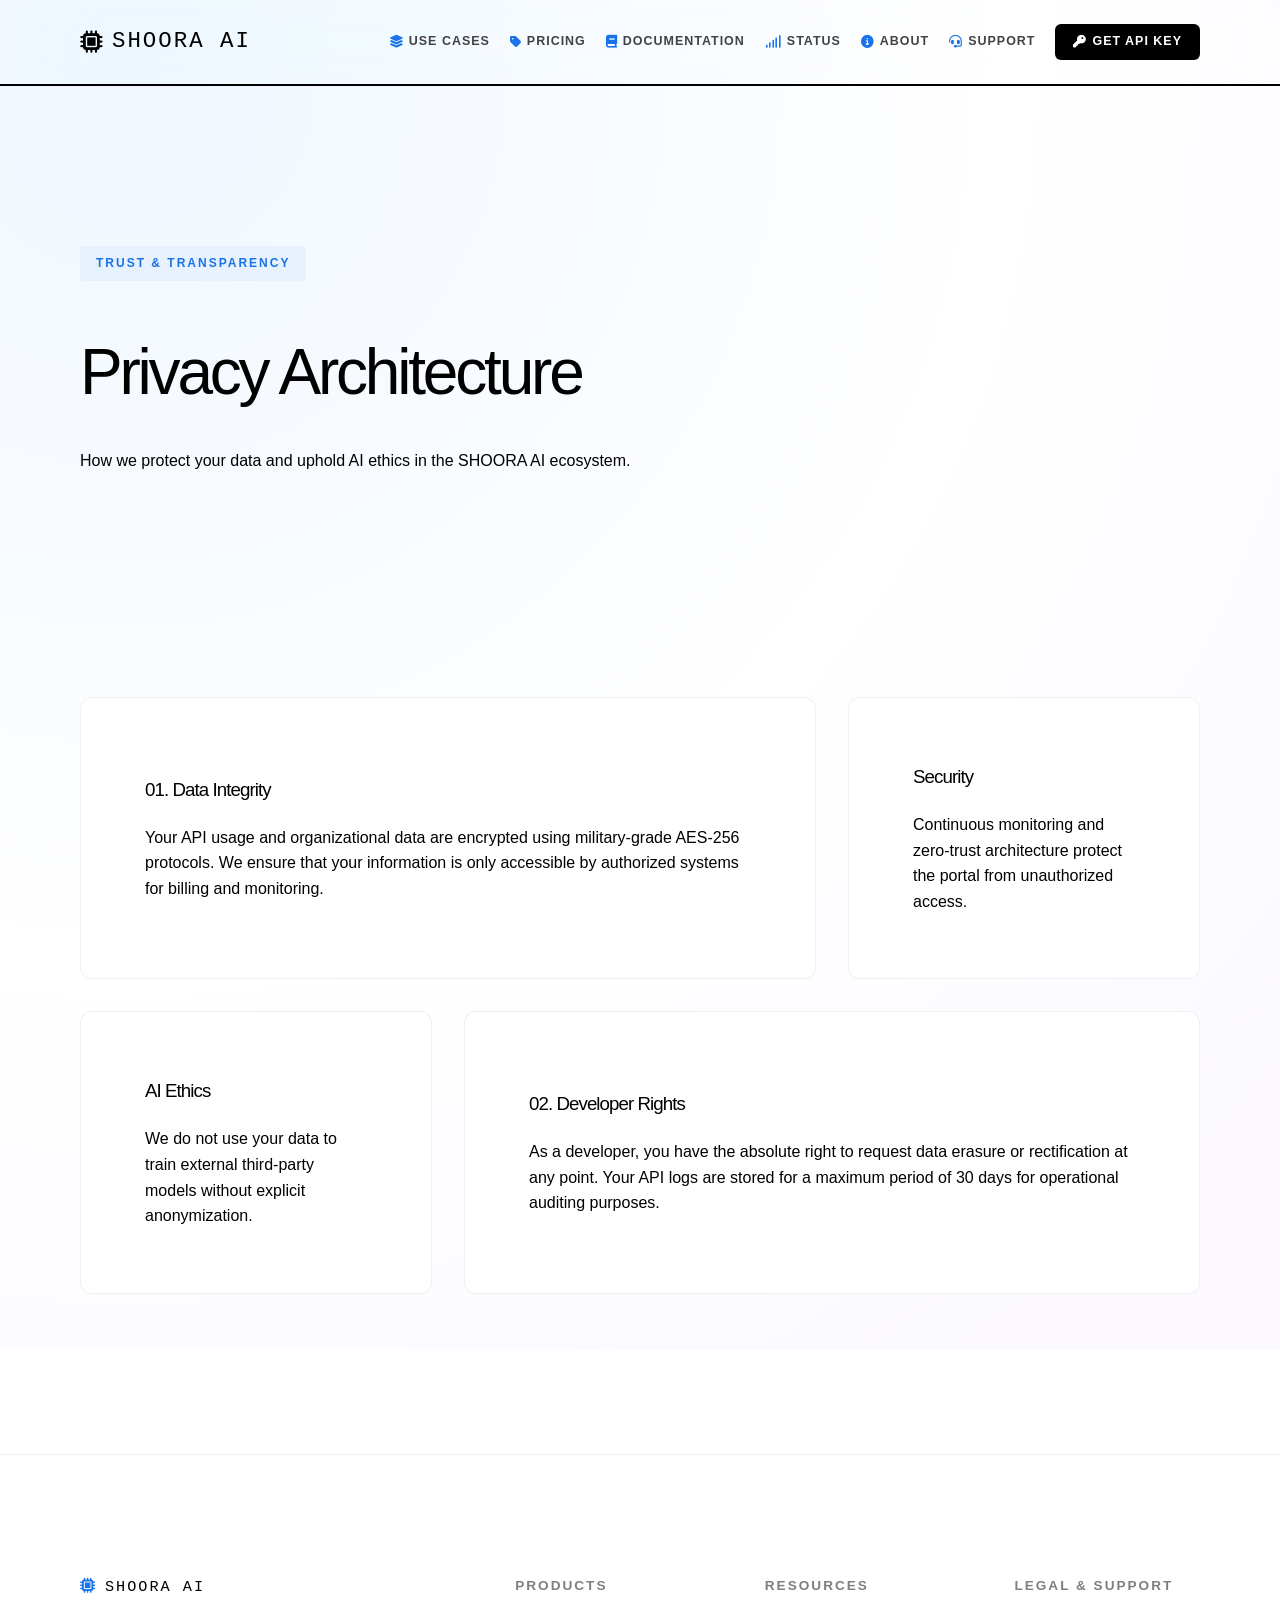
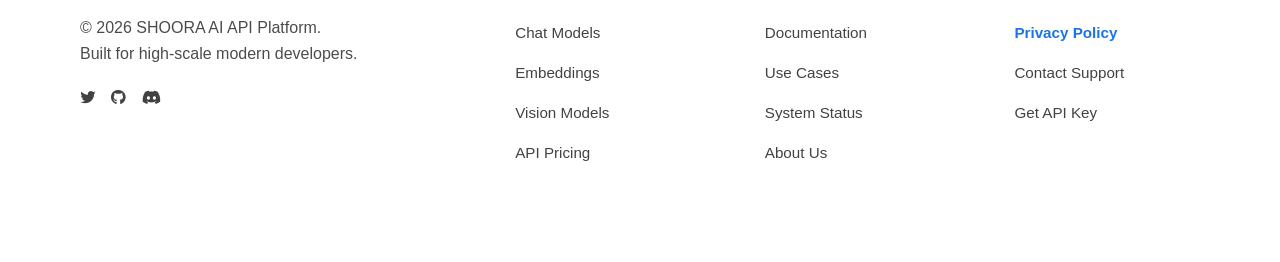
<file: privacy.html>
<!DOCTYPE html>
<html lang="en">
<head>
    <meta charset="UTF-8">
    <meta name="viewport" content="width=device-width, initial-scale=1.0">
    <title>Privacy Policy | SHOORA AI API Platform</title>
    <link rel="stylesheet" href="desktop.css" media="(min-width: 1024px)">
    <link rel="stylesheet" href="mobile.css" media="(max-width: 1023px)">
    <link rel="stylesheet" href="https://cdnjs.cloudflare.com/ajax/libs/font-awesome/6.4.0/css/all.min.css">
</head>
<body class="v10-layout">

    <nav class="site-nav">
        <div class="container nav-wrap">
            <div class="brand">
                <a href="index.html">
                    <i class="fas fa-microchip"></i>
                    <span>SHOORA AI</span>
                </a>
            </div>
            <button class="nav-toggle" id="navToggle" aria-label="Toggle Navigation" aria-expanded="false">
                <span class="hamburger-bar"></span>
                <span class="hamburger-bar"></span>
                <span class="hamburger-bar"></span>
            </button>
            <div class="nav-links" id="navLinks">
                <a href="use-cases.html"><i class="fa-solid fa-layer-group"></i> <span>Use Cases</span></a>
                <a href="pricing.html"><i class="fa-solid fa-tag"></i> <span>Pricing</span></a>
                <a href="curriculum.html"><i class="fa-solid fa-book"></i> <span>Documentation</span></a>
                <a href="status.html"><i class="fa-solid fa-signal"></i> <span>Status</span></a>
                <a href="about.html"><i class="fa-solid fa-circle-info"></i> <span>About</span></a>
                <a href="support.html"><i class="fa-solid fa-headset"></i> <span>Support</span></a>
                <a href="register.html" class="nav-cta"><i class="fa-solid fa-key"></i> <span>Get API Key</span></a>
            </div>
        </div>
    </nav>

    <header class="section-v10">
        <div class="container">
            <div class="reveal-item">
                <span class="badge-v10">Trust & Transparency</span>
                <h1 style="font-size: 4rem;">Privacy Architecture</h1>
                <p style="margin-top: 24px;">How we protect your data and uphold AI ethics in the SHOORA AI ecosystem.</p>
            </div>
        </div>
    </header>

    <section class="section-v10" style="padding-top: 0;">
        <div class="container">
            <div class="bento-grid">
                <div class="bento-item large reveal-item">
                    <h3>01. Data Integrity</h3>
                    <p style="margin-top: 20px;">Your API usage and organizational data are encrypted using military-grade AES-256 protocols. We ensure that your information is only accessible by authorized systems for billing and monitoring.</p>
                </div>
                <div class="bento-item small reveal-item">
                    <h3>Security</h3>
                    <p style="margin-top: 20px;">Continuous monitoring and zero-trust architecture protect the portal from unauthorized access.</p>
                </div>
            </div>

            <div class="bento-grid" style="margin-top: 32px;">
                <div class="bento-item small reveal-item">
                    <h3>AI Ethics</h3>
                    <p style="margin-top: 20px;">We do not use your data to train external third-party models without explicit anonymization.</p>
                </div>
                <div class="bento-item large reveal-item">
                    <h3>02. Developer Rights</h3>
                    <p style="margin-top: 20px;">As a developer, you have the absolute right to request data erasure or rectification at any point. Your API logs are stored for a maximum period of 30 days for operational auditing purposes.</p>
                </div>
            </div>
        </div>
    </section>

    <footer class="footer-v10">
        <div class="container footer-grid">
            <div class="footer-col footer-brand-col">
                <div class="brand">
                    <a href="index.html" style="color: inherit; text-decoration: none;">
                        <i class="fas fa-microchip" style="margin-right: 8px; color: var(--primary);"></i>SHOORA AI
                    </a>
                </div>
                <p style="margin-top: 16px; opacity: 0.7;">© 2026 SHOORA AI API Platform.<br>Built for high-scale modern developers.</p>
                <div style="margin-top: 20px; display: flex; gap: 16px; font-size: 1.2rem; color: var(--text-secondary);" class="footer-socials">
                    <a href="#" aria-label="Twitter" style="color: inherit;"><i class="fab fa-twitter"></i></a>
                    <a href="#" aria-label="GitHub" style="color: inherit;"><i class="fab fa-github"></i></a>
                    <a href="#" aria-label="Discord" style="color: inherit;"><i class="fab fa-discord"></i></a>
                </div>
            </div>
            <div class="footer-col">
                <h4>Products</h4>
                <a href="curriculum.html#chat-completions">Chat Models</a>
                <a href="curriculum.html#embeddings">Embeddings</a>
                <a href="use-cases.html">Vision Models</a>
                <a href="pricing.html">API Pricing</a>
            </div>
            <div class="footer-col">
                <h4>Resources</h4>
                <a href="curriculum.html">Documentation</a>
                <a href="use-cases.html">Use Cases</a>
                <a href="status.html">System Status</a>
                <a href="about.html">About Us</a>
            </div>
            <div class="footer-col">
                <h4>Legal & Support</h4>
                <a href="privacy.html" style="color: var(--primary); font-weight: 600;">Privacy Policy</a>
                <a href="support.html">Contact Support</a>
                <a href="register.html">Get API Key</a>
            </div>
        </div>
    </footer>

    <script src="script.js"></script>
</body>
</html>
</file>
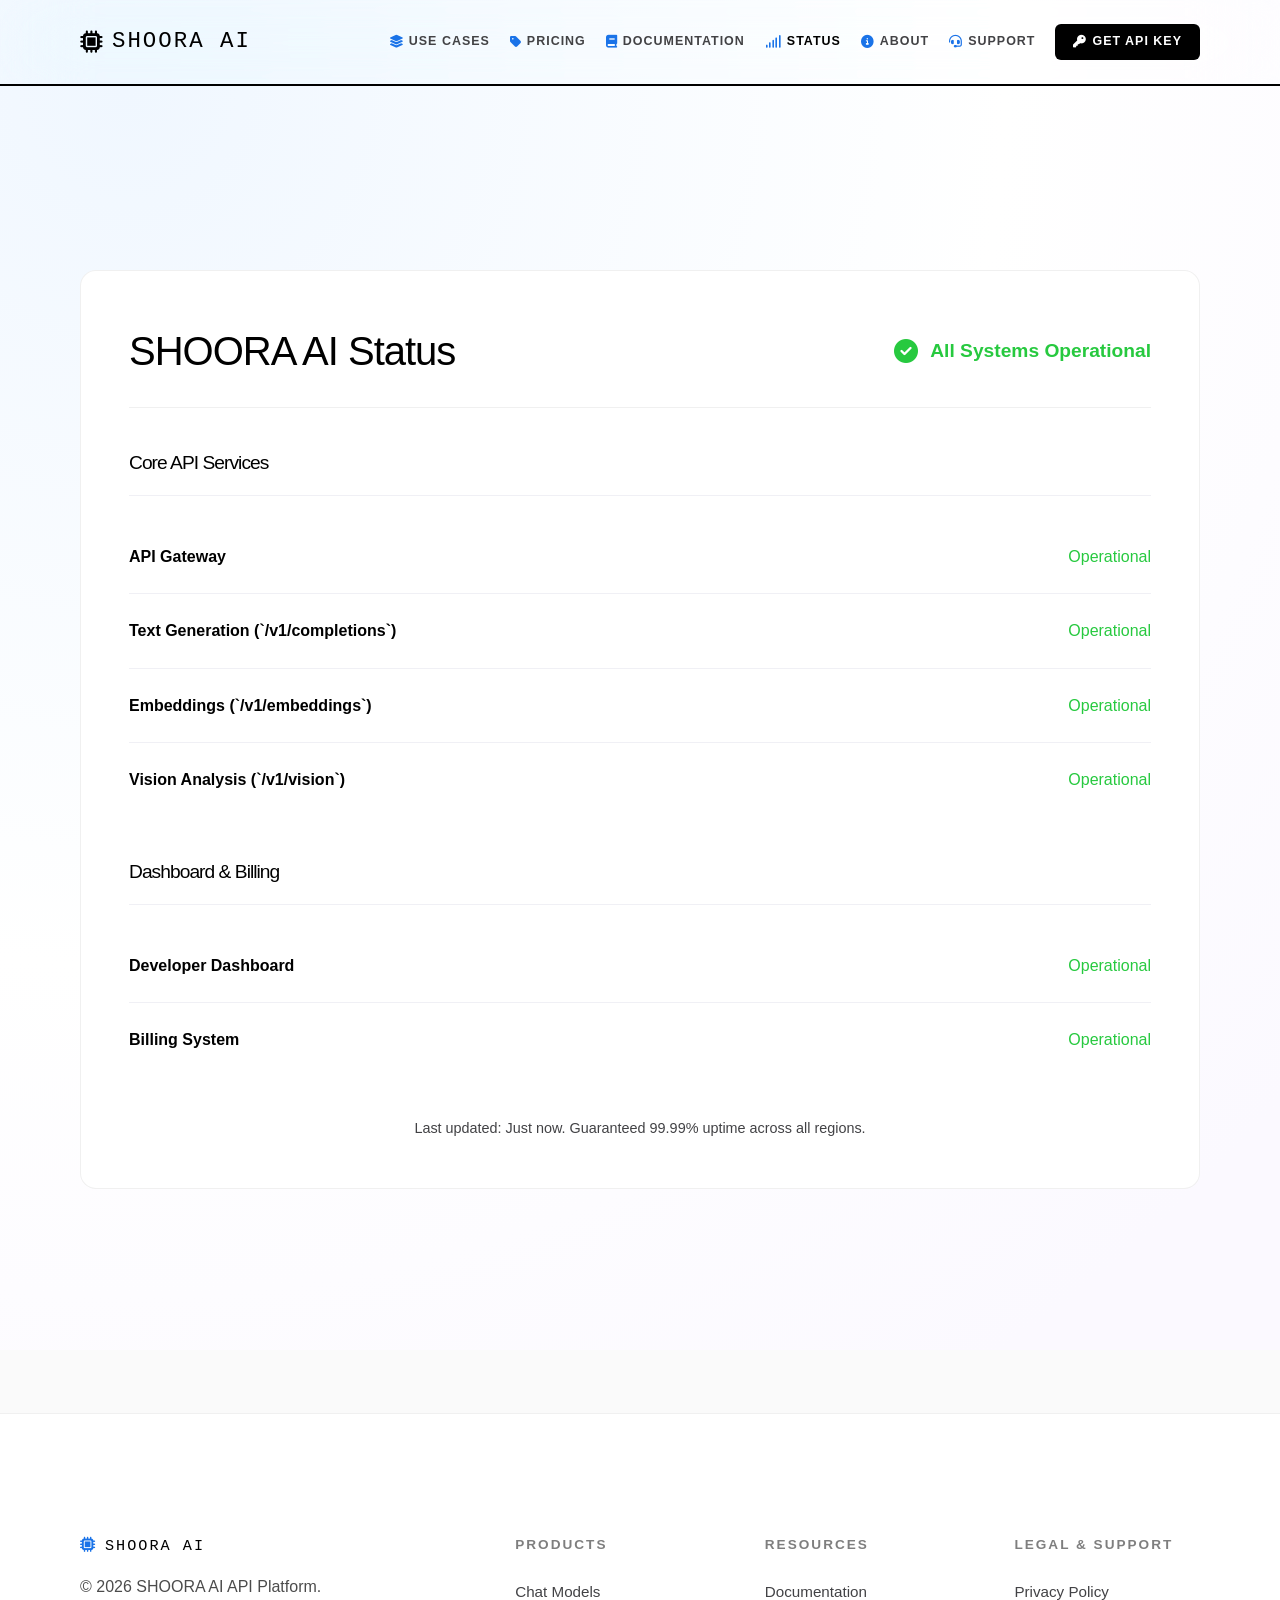
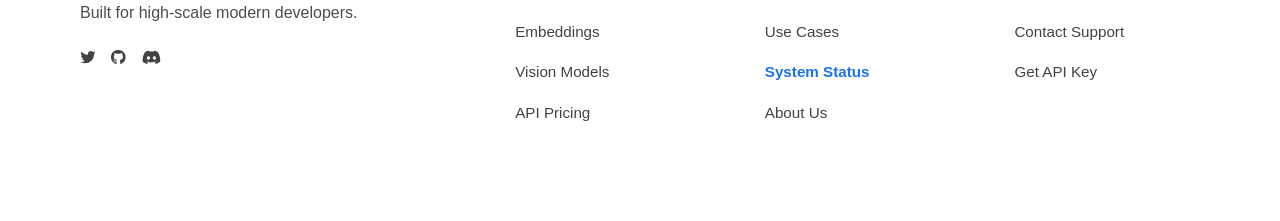
<file: status.html>
<!DOCTYPE html>
<html lang="en">
<head>
    <meta charset="UTF-8">
    <meta name="viewport" content="width=device-width, initial-scale=1.0">
    <title>System Status | SHOORA AI API</title>
    <link rel="stylesheet" href="desktop.css" media="(min-width: 1024px)">
    <link rel="stylesheet" href="mobile.css" media="(max-width: 1023px)">
    <link rel="stylesheet" href="https://cdnjs.cloudflare.com/ajax/libs/font-awesome/6.4.0/css/all.min.css">
</head>
<body class="v10-layout" style="background: #fafafa;">
    <nav class="site-nav">
        <div class="container nav-wrap">
            <div class="brand">
                <a href="index.html">
                    <i class="fas fa-microchip"></i>
                    <span>SHOORA AI</span>
                </a>
            </div>
            <button class="nav-toggle" id="navToggle" aria-label="Toggle Navigation" aria-expanded="false">
                <span class="hamburger-bar"></span>
                <span class="hamburger-bar"></span>
                <span class="hamburger-bar"></span>
            </button>
            <div class="nav-links" id="navLinks">
                <a href="use-cases.html"><i class="fa-solid fa-layer-group"></i> <span>Use Cases</span></a>
                <a href="pricing.html"><i class="fa-solid fa-tag"></i> <span>Pricing</span></a>
                <a href="curriculum.html"><i class="fa-solid fa-book"></i> <span>Documentation</span></a>
                <a href="status.html" class="active"><i class="fa-solid fa-signal"></i> <span>Status</span></a>
                <a href="about.html"><i class="fa-solid fa-circle-info"></i> <span>About</span></a>
                <a href="support.html"><i class="fa-solid fa-headset"></i> <span>Support</span></a>
                <a href="register.html" class="nav-cta"><i class="fa-solid fa-key"></i> <span>Get API Key</span></a>
            </div>
        </div>
    </nav>

    <section class="section-v10 status-section">
        <div class="container">
            <div class="status-board reveal-item">
                <div class="status-header">
                    <h1>SHOORA AI Status</h1>
                    <div class="status-indicator">
                        <i class="fas fa-check-circle"></i> All Systems Operational
                    </div>
                </div>
                
                <h3 class="status-category-title">Core API Services</h3>
                <ul class="status-list">
                    <li>
                        <span class="service-name">API Gateway</span>
                        <span class="service-status operational">Operational</span>
                    </li>
                    <li>
                        <span class="service-name">Text Generation (`/v1/completions`)</span>
                        <span class="service-status operational">Operational</span>
                    </li>
                    <li>
                        <span class="service-name">Embeddings (`/v1/embeddings`)</span>
                        <span class="service-status operational">Operational</span>
                    </li>
                    <li>
                        <span class="service-name">Vision Analysis (`/v1/vision`)</span>
                        <span class="service-status operational">Operational</span>
                    </li>
                </ul>

                <h3 class="status-category-title secondary">Dashboard & Billing</h3>
                <ul class="status-list">
                    <li>
                        <span class="service-name">Developer Dashboard</span>
                        <span class="service-status operational">Operational</span>
                    </li>
                    <li>
                        <span class="service-name">Billing System</span>
                        <span class="service-status operational">Operational</span>
                    </li>
                </ul>
                
                <div class="status-footer-note">
                    Last updated: Just now. Guaranteed 99.99% uptime across all regions.
                </div>
            </div>
        </div>
    </section>

    <footer class="footer-v10">
        <div class="container footer-grid">
            <div class="footer-col footer-brand-col">
                <div class="brand">
                    <a href="index.html" style="color: inherit; text-decoration: none;">
                        <i class="fas fa-microchip" style="margin-right: 8px; color: var(--primary);"></i>SHOORA AI
                    </a>
                </div>
                <p style="margin-top: 16px; opacity: 0.7;">© 2026 SHOORA AI API Platform.<br>Built for high-scale modern developers.</p>
                <div style="margin-top: 20px; display: flex; gap: 16px; font-size: 1.2rem; color: var(--text-secondary);" class="footer-socials">
                    <a href="#" aria-label="Twitter" style="color: inherit;"><i class="fab fa-twitter"></i></a>
                    <a href="#" aria-label="GitHub" style="color: inherit;"><i class="fab fa-github"></i></a>
                    <a href="#" aria-label="Discord" style="color: inherit;"><i class="fab fa-discord"></i></a>
                </div>
            </div>
            <div class="footer-col">
                <h4>Products</h4>
                <a href="curriculum.html#chat-completions">Chat Models</a>
                <a href="curriculum.html#embeddings">Embeddings</a>
                <a href="use-cases.html">Vision Models</a>
                <a href="pricing.html">API Pricing</a>
            </div>
            <div class="footer-col">
                <h4>Resources</h4>
                <a href="curriculum.html">Documentation</a>
                <a href="use-cases.html">Use Cases</a>
                <a href="status.html" style="color: var(--primary); font-weight: 600;">System Status</a>
                <a href="about.html">About Us</a>
            </div>
            <div class="footer-col">
                <h4>Legal & Support</h4>
                <a href="privacy.html">Privacy Policy</a>
                <a href="support.html">Contact Support</a>
                <a href="register.html">Get API Key</a>
            </div>
        </div>
    </footer>
    <script src="script.js"></script>
</body>
</html>
</file>
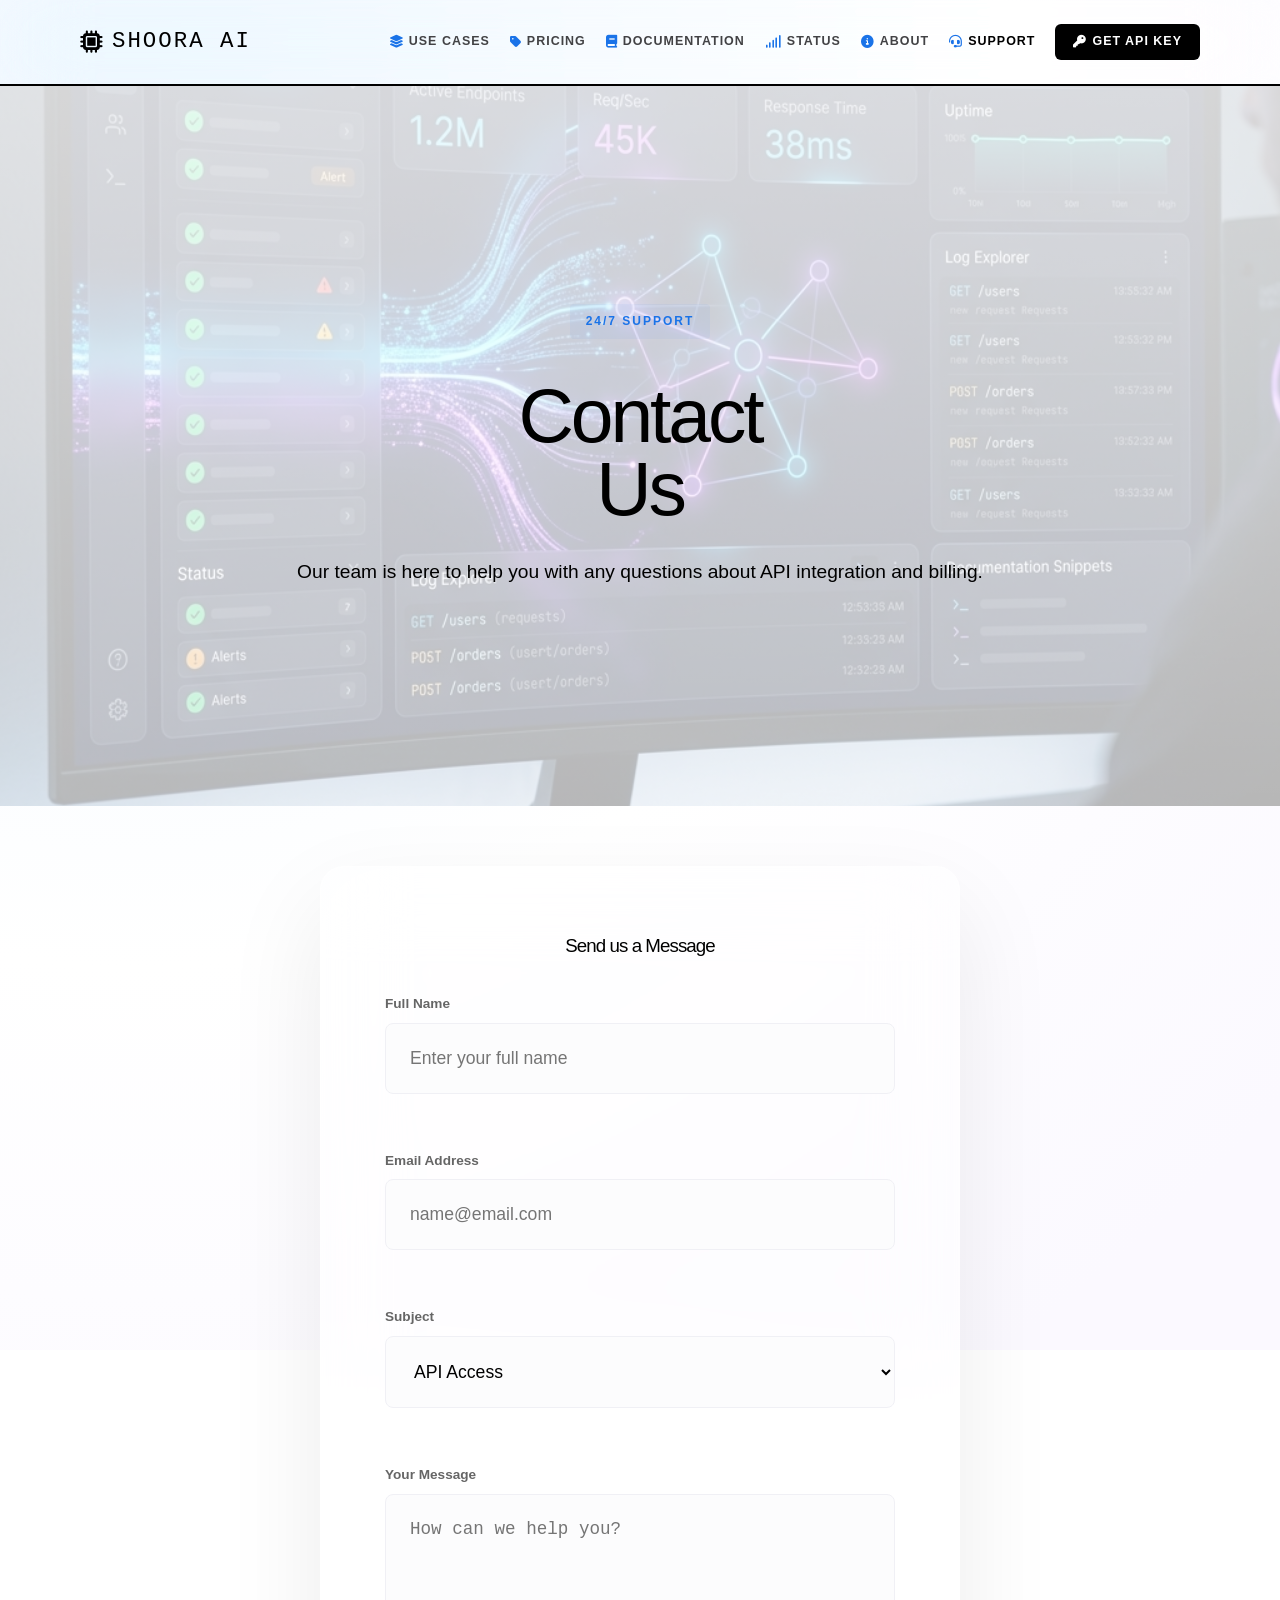
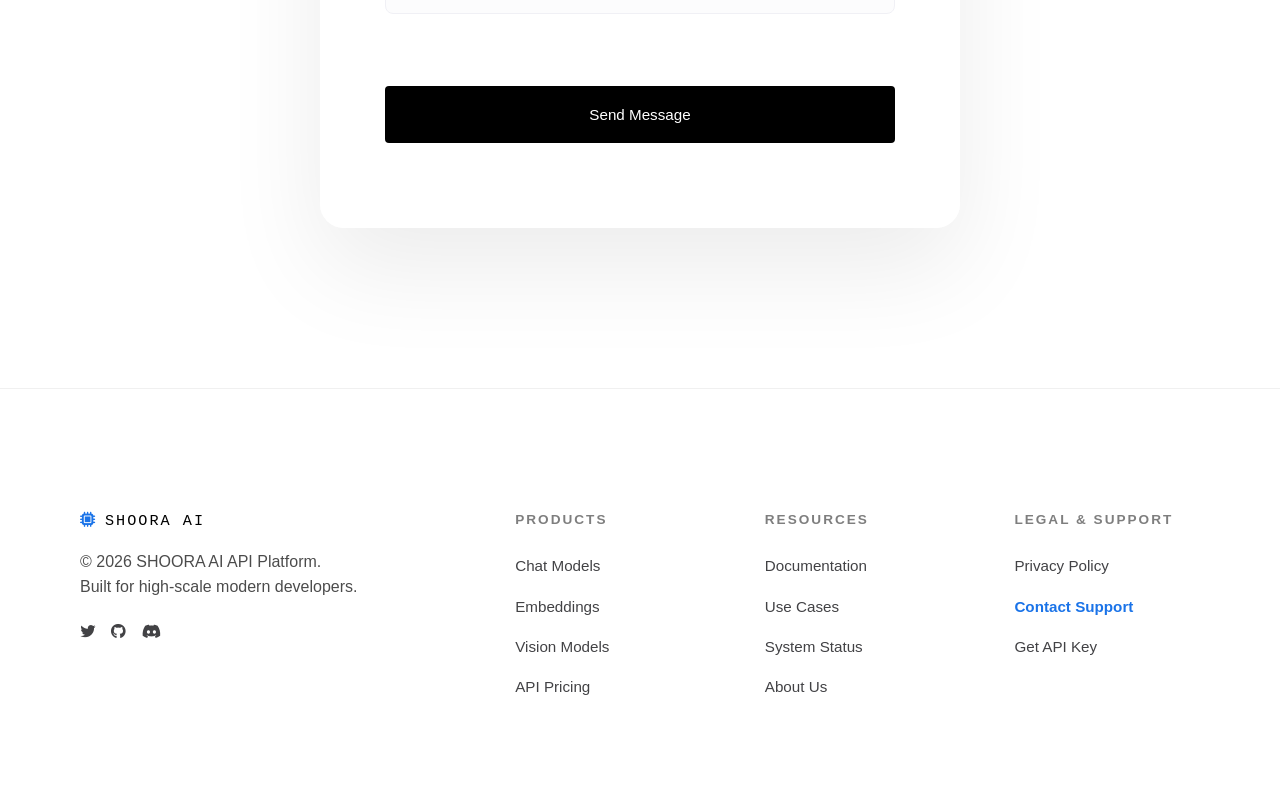
<file: support.html>
<!DOCTYPE html>
<html lang="en">
<head>
    <meta charset="UTF-8">
    <meta name="viewport" content="width=device-width, initial-scale=1.0">
    <title>Support | SHOORA AI API Platform</title>
    <link rel="stylesheet" href="desktop.css" media="(min-width: 1024px)">
    <link rel="stylesheet" href="mobile.css" media="(max-width: 1023px)">
    <link rel="stylesheet" href="https://cdnjs.cloudflare.com/ajax/libs/font-awesome/6.4.0/css/all.min.css">
</head>
<body class="v10-layout">

    <nav class="site-nav">
        <div class="container nav-wrap">
            <div class="brand">
                <a href="index.html">
                    <i class="fas fa-microchip"></i>
                    <span>SHOORA AI</span>
                </a>
            </div>
            <button class="nav-toggle" id="navToggle" aria-label="Toggle Navigation" aria-expanded="false">
                <span class="hamburger-bar"></span>
                <span class="hamburger-bar"></span>
                <span class="hamburger-bar"></span>
            </button>
            <div class="nav-links" id="navLinks">
                <a href="use-cases.html"><i class="fa-solid fa-layer-group"></i> <span>Use Cases</span></a>
                <a href="pricing.html"><i class="fa-solid fa-tag"></i> <span>Pricing</span></a>
                <a href="curriculum.html"><i class="fa-solid fa-book"></i> <span>Documentation</span></a>
                <a href="status.html"><i class="fa-solid fa-signal"></i> <span>Status</span></a>
                <a href="about.html"><i class="fa-solid fa-circle-info"></i> <span>About</span></a>
                <a href="support.html" class="active"><i class="fa-solid fa-headset"></i> <span>Support</span></a>
                <a href="register.html" class="nav-cta"><i class="fa-solid fa-key"></i> <span>Get API Key</span></a>
            </div>
        </div>
    </nav>

    <header class="support-hero">
        <div class="container" style="display: flex; align-items: center; justify-content: center; text-align: center;">
            <div class="reveal-item">
                <span class="badge-v10">24/7 Support</span>
                <h1>Contact <br>Us</h1>
                <p style="margin-top: 32px; font-size: 1.2rem; max-width: 800px;">Our team is here to help you with any questions about API integration and billing.</p>
            </div>
        </div>
    </header>

    <section class="section-v10" style="margin-top: -100px;">
        <div class="container" style="display: flex; justify-content: center;">
            <div class="glass-card-v10 reveal-item" style="max-width: 640px; width: 100%;">
                <h3 style="margin-bottom: 32px; text-align: center;">Send us a Message</h3>
                <form id="supportForm">
                    <div style="margin-bottom: 24px;">
                        <label class="label-v10">Full Name</label>
                        <input type="text" name="name" class="input-v10" placeholder="Enter your full name" required>
                    </div>
                    <div style="margin-bottom: 24px;">
                        <label class="label-v10">Email Address</label>
                        <input type="email" name="email" class="input-v10" placeholder="name@email.com" required>
                    </div>
                    <div style="margin-bottom: 24px;">
                        <label class="label-v10">Subject</label>
                        <select name="type" class="input-v10" required>
                            <option value="Admission">API Access</option>
                            <option value="Curriculum">Documentation Help</option>
                            <option value="Payment">Billing Issue</option>
                            <option value="Other">Other Integration</option>
                        </select>
                    </div>
                    <div style="margin-bottom: 32px;">
                        <label class="label-v10">Your Message</label>
                        <textarea name="message" class="input-v10" style="height: 120px; resize: none;" placeholder="How can we help you?"></textarea>
                    </div>
                    <button type="submit" class="btn-primary" style="width: 100%;">Send Message</button>
                    <div id="supportStatus" style="margin-top: 20px; text-align: center; font-weight: 500;"></div>
                </form>
            </div>
        </div>
    </section>

    <footer class="footer-v10">
        <div class="container footer-grid">
            <div class="footer-col footer-brand-col">
                <div class="brand">
                    <a href="index.html" style="color: inherit; text-decoration: none;">
                        <i class="fas fa-microchip" style="margin-right: 8px; color: var(--primary);"></i>SHOORA AI
                    </a>
                </div>
                <p style="margin-top: 16px; opacity: 0.7;">© 2026 SHOORA AI API Platform.<br>Built for high-scale modern developers.</p>
                <div style="margin-top: 20px; display: flex; gap: 16px; font-size: 1.2rem; color: var(--text-secondary);" class="footer-socials">
                    <a href="#" aria-label="Twitter" style="color: inherit;"><i class="fab fa-twitter"></i></a>
                    <a href="#" aria-label="GitHub" style="color: inherit;"><i class="fab fa-github"></i></a>
                    <a href="#" aria-label="Discord" style="color: inherit;"><i class="fab fa-discord"></i></a>
                </div>
            </div>
            <div class="footer-col">
                <h4>Products</h4>
                <a href="curriculum.html#chat-completions">Chat Models</a>
                <a href="curriculum.html#embeddings">Embeddings</a>
                <a href="use-cases.html">Vision Models</a>
                <a href="pricing.html">API Pricing</a>
            </div>
            <div class="footer-col">
                <h4>Resources</h4>
                <a href="curriculum.html">Documentation</a>
                <a href="use-cases.html">Use Cases</a>
                <a href="status.html">System Status</a>
                <a href="about.html">About Us</a>
            </div>
            <div class="footer-col">
                <h4>Legal & Support</h4>
                <a href="privacy.html">Privacy Policy</a>
                <a href="support.html" style="color: var(--primary); font-weight: 600;">Contact Support</a>
                <a href="register.html">Get API Key</a>
            </div>
        </div>
    </footer>

    <script src="script.js"></script>
</body>
</html>
</file>
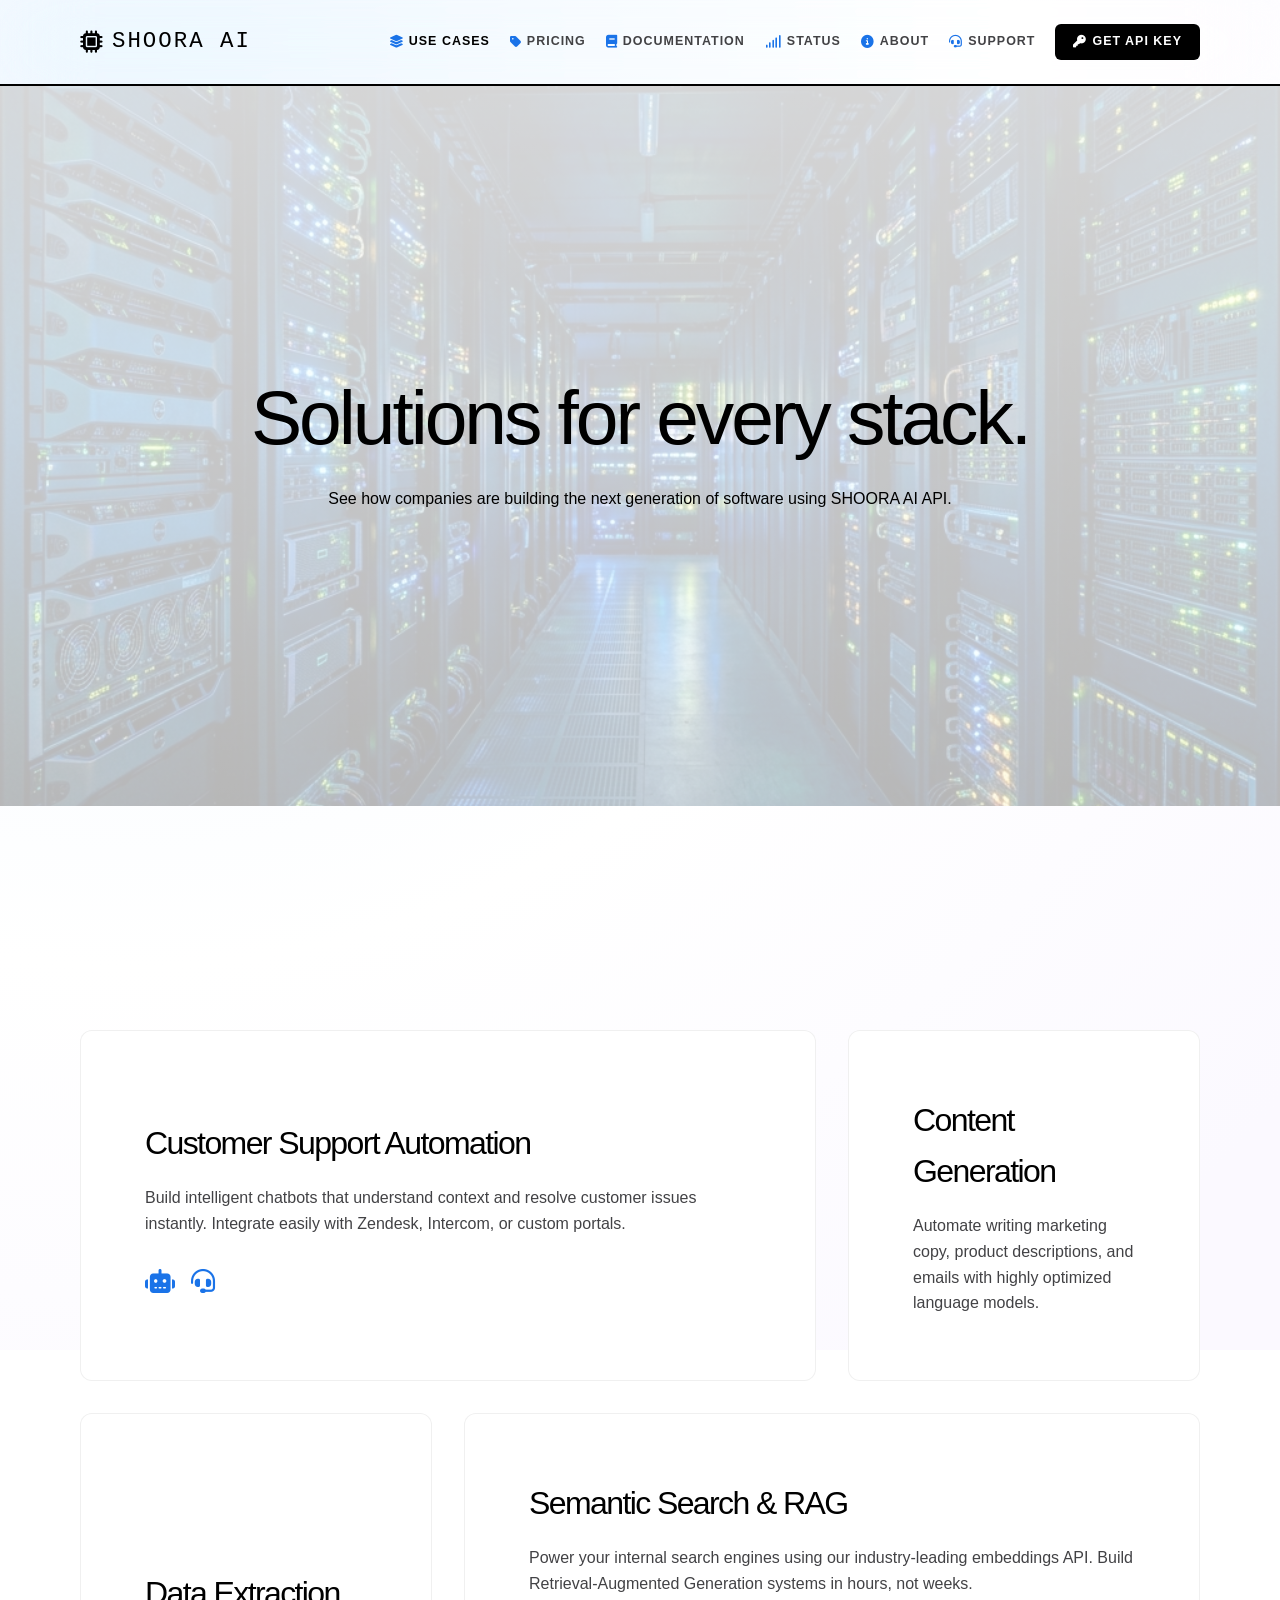
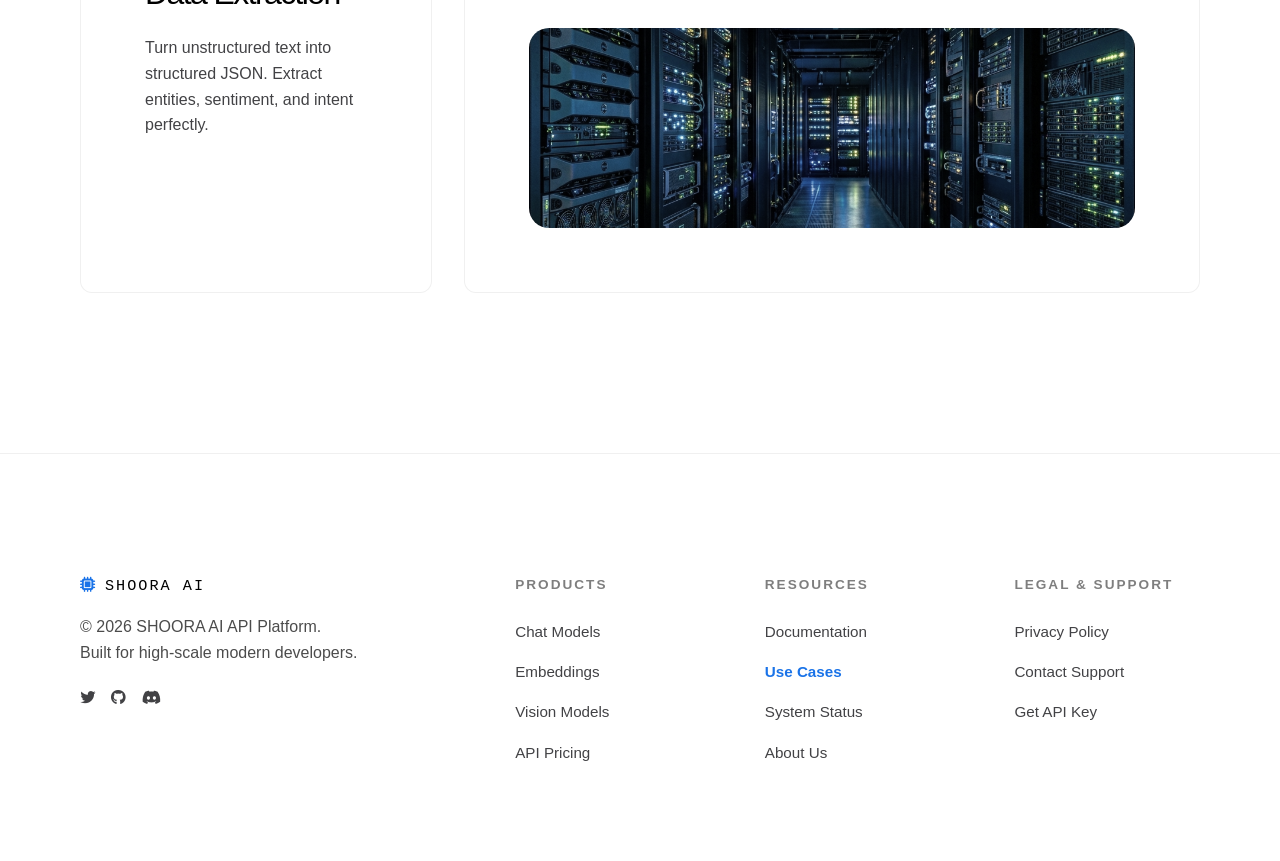
<file: use-cases.html>
<!DOCTYPE html>
<html lang="en">
<head>
    <meta charset="UTF-8">
    <meta name="viewport" content="width=device-width, initial-scale=1.0">
    <title>Use Cases | SHOORA AI API</title>
    <link rel="stylesheet" href="desktop.css" media="(min-width: 1024px)">
    <link rel="stylesheet" href="mobile.css" media="(max-width: 1023px)">
    <link rel="stylesheet" href="https://cdnjs.cloudflare.com/ajax/libs/font-awesome/6.4.0/css/all.min.css">
</head>
<body class="v10-layout">
    <nav class="site-nav">
        <div class="container nav-wrap">
            <div class="brand">
                <a href="index.html">
                    <i class="fas fa-microchip"></i>
                    <span>SHOORA AI</span>
                </a>
            </div>
            <button class="nav-toggle" id="navToggle" aria-label="Toggle Navigation" aria-expanded="false">
                <span class="hamburger-bar"></span>
                <span class="hamburger-bar"></span>
                <span class="hamburger-bar"></span>
            </button>
            <div class="nav-links" id="navLinks">
                <a href="use-cases.html" class="active"><i class="fa-solid fa-layer-group"></i> <span>Use Cases</span></a>
                <a href="pricing.html"><i class="fa-solid fa-tag"></i> <span>Pricing</span></a>
                <a href="curriculum.html"><i class="fa-solid fa-book"></i> <span>Documentation</span></a>
                <a href="status.html"><i class="fa-solid fa-signal"></i> <span>Status</span></a>
                <a href="about.html"><i class="fa-solid fa-circle-info"></i> <span>About</span></a>
                <a href="support.html"><i class="fa-solid fa-headset"></i> <span>Support</span></a>
                <a href="register.html" class="nav-cta"><i class="fa-solid fa-key"></i> <span>Get API Key</span></a>
            </div>
        </div>
    </nav>

    <section class="about-hero">
        <div class="container" style="display: flex; align-items: center; justify-content: center; text-align: center;">
            <div class="hero-content reveal-item">
                <h1>Solutions for every stack.</h1>
                <p>See how companies are building the next generation of software using SHOORA AI API.</p>
            </div>
        </div>
    </section>

    <section class="section-v10">
        <div class="container">
            <div class="bento-grid reveal-item">
                <div class="bento-item large">
                    <h2 style="font-size: 2rem;">Customer Support Automation</h2>
                    <p style="margin-top: 16px; color: var(--text-secondary);">Build intelligent chatbots that understand context and resolve customer issues instantly. Integrate easily with Zendesk, Intercom, or custom portals.</p>
                    <div style="margin-top: 32px; display: flex; gap: 16px; color: var(--primary); font-size: 1.5rem;">
                        <i class="fas fa-robot"></i> <i class="fas fa-headset"></i>
                    </div>
                </div>
                <div class="bento-item small">
                    <h2 style="font-size: 2rem;">Content Generation</h2>
                    <p style="margin-top: 16px; color: var(--text-secondary);">Automate writing marketing copy, product descriptions, and emails with highly optimized language models.</p>
                </div>
                <div class="bento-item small">
                    <h2 style="font-size: 2rem;">Data Extraction</h2>
                    <p style="margin-top: 16px; color: var(--text-secondary);">Turn unstructured text into structured JSON. Extract entities, sentiment, and intent perfectly.</p>
                </div>
                <div class="bento-item large">
                    <h2 style="font-size: 2rem;">Semantic Search & RAG</h2>
                    <p style="margin-top: 16px; color: var(--text-secondary);">Power your internal search engines using our industry-leading embeddings API. Build Retrieval-Augmented Generation systems in hours, not weeks.</p>
                    <img src="assets/images/campus.png" alt="RAG" style="width: 100%; height: 200px; object-fit: cover; border-radius: 20px; margin-top: 32px; filter: grayscale(50%);">
                </div>
            </div>
        </div>
    </section>

    <footer class="footer-v10">
        <div class="container footer-grid">
            <div class="footer-col footer-brand-col">
                <div class="brand">
                    <a href="index.html" style="color: inherit; text-decoration: none;">
                        <i class="fas fa-microchip" style="margin-right: 8px; color: var(--primary);"></i>SHOORA AI
                    </a>
                </div>
                <p style="margin-top: 16px; opacity: 0.7;">© 2026 SHOORA AI API Platform.<br>Built for high-scale modern developers.</p>
                <div style="margin-top: 20px; display: flex; gap: 16px; font-size: 1.2rem; color: var(--text-secondary);" class="footer-socials">
                    <a href="#" aria-label="Twitter" style="color: inherit;"><i class="fab fa-twitter"></i></a>
                    <a href="#" aria-label="GitHub" style="color: inherit;"><i class="fab fa-github"></i></a>
                    <a href="#" aria-label="Discord" style="color: inherit;"><i class="fab fa-discord"></i></a>
                </div>
            </div>
            <div class="footer-col">
                <h4>Products</h4>
                <a href="curriculum.html#chat-completions">Chat Models</a>
                <a href="curriculum.html#embeddings">Embeddings</a>
                <a href="use-cases.html">Vision Models</a>
                <a href="pricing.html">API Pricing</a>
            </div>
            <div class="footer-col">
                <h4>Resources</h4>
                <a href="curriculum.html">Documentation</a>
                <a href="use-cases.html" style="color: var(--primary); font-weight: 600;">Use Cases</a>
                <a href="status.html">System Status</a>
                <a href="about.html">About Us</a>
            </div>
            <div class="footer-col">
                <h4>Legal & Support</h4>
                <a href="privacy.html">Privacy Policy</a>
                <a href="support.html">Contact Support</a>
                <a href="register.html">Get API Key</a>
            </div>
        </div>
    </footer>
    <script src="script.js"></script>
</body>
</html>
</file>
<file: desktop.css>
/* 
  SHOORA AI API Portal V10.3 - Precision Desktop Edition
  "Mathematical Perfection via the 8pt Grid System"
  Targeted strictly for screens >= 1024px.
*/

:root {
    --primary: #1a73e8;
    --primary-glow: rgba(26, 115, 232, 0.4);
    --primary-soft: rgba(26, 115, 232, 0.05);
    --background: #ffffff;
    --surface-glass: rgba(255, 255, 255, 0.6);
    --text-primary: #000000;
    --text-secondary: #424245;
    --border: rgba(0,0,0,0.06);
    --shadow-premium: 0 40px 100px rgba(0,0,0,0.05);
}

@import url('https://fonts.googleapis.com/css2?family=Outfit:wght@300;400;500;700&family=Inter:wght@340;400;500;600&family=JetBrains+Mono:wght@500&display=swap');

* { margin: 0; padding: 0; box-sizing: border-box; }
html { scroll-behavior: smooth; }

body {
    font-family: 'Inter', sans-serif;
    color: var(--text-primary);
    background: var(--background);
    line-height: 1.6;
    overflow-x: hidden;
    position: relative;
    -webkit-font-smoothing: antialiased;
}

/* SUPREME AURORA BACKGROUND V10.3 */
body::before {
    content: '';
    position: fixed;
    top: -50%; left: -50%;
    width: 200%; height: 200%;
    background: radial-gradient(circle at 30% 30%, #f0f7ff 0%, #ffffff 40%, #fbf9ff 70%);
    animation: aurora-supreme 25s infinite alternate ease-in-out;
    z-index: -1;
}

@keyframes aurora-supreme {
    0% { transform: translate(0, 0) rotate(0deg) scale(1); }
    100% { transform: translate(5%, 3%) rotate(2deg) scale(1.05); }
}

h1, h2, h3, h4 { font-family: 'Outfit', sans-serif; letter-spacing: -0.05em; font-weight: 300; }
.brand { font-family: 'JetBrains Mono', monospace; letter-spacing: 2px; font-weight: 500; text-transform: uppercase; }

.container { max-width: 1360px; margin: 0 auto; padding: 0 80px; } /* 8pt padding */
.section-v10 { padding: 160px 0; position: relative; } /* 8pt padding (20*8) */

/* Navigation V11.3 - Pure Transparent Glass */
.site-nav {
    position: sticky; top: 0;
    padding: 24px 0;
    z-index: 1000;
    background: rgba(255, 255, 255, 0.05); /* Pure Transparent Basis */
    backdrop-filter: blur(40px) saturate(180%);
    -webkit-backdrop-filter: blur(40px) saturate(180%);
    border-bottom: 2px solid #000; /* Bold Black Border */
    transition: all 0.6s cubic-bezier(0.19, 1, 0.22, 1);
}
.site-nav.scrolled {
    padding: 12px 0;
    background: rgba(255, 255, 255, 0.6);
    border-bottom-width: 1px;
}

.nav-wrap { display: flex; justify-content: space-between; align-items: center; }
.brand a { font-size: 1.4rem; color: #000; text-decoration: none; display: flex; align-items: center; gap: 8px; }
.nav-toggle, .nav-backdrop { display: none !important; }

.nav-links {
    display: flex !important;
    align-items: center !important;
    flex-wrap: nowrap !important;
    gap: 20px !important;
}
.nav-links a { 
    text-decoration: none; 
    color: #424245; 
    font-weight: 600; 
    margin-left: 0 !important; 
    font-size: 0.78rem; 
    text-transform: uppercase;
    letter-spacing: 1px;
    transition: 0.4s;
    display: inline-flex;
    align-items: center;
    white-space: nowrap;
}
.nav-links a i { margin-right: 5px; font-size: 0.8rem; color: var(--primary); }
.nav-links a.nav-cta i { color: #fff; }
.nav-links a:hover, .nav-links a.active { color: #000; }
.nav-links a.nav-cta { 
    background: #000; color: #fff; 
    padding: 8px 18px; border-radius: 6px;
    font-weight: 700;
}
.nav-links a.nav-cta:hover { background: var(--primary); color: #fff; }

/* Buttons V10.3 */
.btn-primary { 
    display: inline-block; padding: 20px 56px; /* 8pt */
    background: #000; color: #fff; 
    border: none; border-radius: 4px; 
    font-weight: 500; text-decoration: none; 
    font-size: 0.95rem; 
    transition: all 0.4s cubic-bezier(0.19, 1, 0.22, 1);
}
.btn-primary:hover { 
    transform: translateY(-2px); 
    box-shadow: 0 24px 48px rgba(0,0,0,0.12);
    background: var(--primary);
}
.btn-secondary { 
    display: inline-block; padding: 20px 56px; 
    color: var(--text-primary); text-decoration: none; 
    font-weight: 500; border: 1px solid var(--border);
    border-radius: 4px; margin-left: 24px;
    transition: 0.3s;
}

/* Immersive Background Hero V10.4 */
.home-hero { 
    min-height: 100vh; display: flex; align-items: center; 
    background: linear-gradient(rgba(255,255,255,0.85), rgba(255,255,255,0.7)), url('assets/images/ecosystem.png');
    background-size: cover; background-position: center; background-attachment: fixed;
}
.home-hero .container { display: flex; align-items: center; justify-content: center; text-align: center; }
.hero-content { max-width: 900px; }
.hero-visual-v10 { display: none; }

/* About & Register Hero V10.4/V10.7 */
.about-hero, .register-hero, .support-hero {
    min-height: 80vh; display: flex; align-items: center; 
    background-size: cover; background-position: center; background-attachment: fixed;
}
.about-hero { background-image: linear-gradient(rgba(255,255,255,0.85), rgba(255,255,255,0.7)), url('assets/images/campus.png'); }
.register-hero { background-image: linear-gradient(rgba(255,255,255,0.85), rgba(255,255,255,0.7)), url('assets/images/bento.png'); }
.support-hero { background-image: linear-gradient(rgba(255,255,255,0.85), rgba(255,255,255,0.7)), url('assets/images/bento.png'); }
.pricing-hero { background-image: linear-gradient(rgba(255,255,255,0.85), rgba(255,255,255,0.7)), url('assets/images/campus.png'); }

.home-hero h1, .about-hero h1, .register-hero h1, .support-hero h1 { 
    font-size: clamp(3rem, 6vw, 5.5rem); 
    line-height: 0.95; margin-bottom: 32px; font-weight: 400; letter-spacing: -0.04em; 
}

/* Liquid Glass V10.8 */
.glass-card-v10 {
    background: rgba(255, 255, 255, 0.45);
    backdrop-filter: blur(40px) saturate(180%);
    -webkit-backdrop-filter: blur(40px) saturate(180%);
    border: 1px solid rgba(255, 255, 255, 0.35);
    border-radius: 24px;
    padding: 64px;
    box-shadow: 0 40px 100px rgba(0,0,0,0.08);
}
.label-v10 { display: block; font-size: 0.85rem; font-weight: 600; margin-bottom: 8px; opacity: 0.6; text-align: left; }

.badge-v10 { 
    display: inline-block; padding: 8px 16px; 
    background: var(--primary-soft); color: var(--primary); 
    border-radius: 4px; font-weight: 600; 
    font-size: 0.75rem; text-transform: uppercase; 
    letter-spacing: 2px; margin-bottom: 40px;
}
.home-hero h1 { font-size: 7.2rem; line-height: 0.9; margin-bottom: 40px; }
.home-hero p { font-size: 1.45rem; color: var(--text-secondary); margin-bottom: 64px; max-width: 600px; font-weight: 340; }

/* Bento Grid Alignment V10.3 */
.bento-grid {
    display: grid;
    grid-template-columns: repeat(12, 1fr);
    grid-gap: 32px; /* 8pt */
    margin-top: 64px;
}
.bento-item {
    background: #fff;
    border: 1px solid var(--border);
    border-radius: 12px;
    padding: 64px; /* 8pt (8*8) */
    transition: all 0.6s cubic-bezier(0.19, 1, 0.22, 1);
    position: relative;
    display: flex; flex-direction: column; justify-content: center;
}
.bento-item.large { grid-column: span 8; }
.bento-item.small { grid-column: span 4; }
.bento-item:hover { transform: translateY(-10px); box-shadow: var(--shadow-premium); border-color: var(--primary); }

/* Curriculum & Syllabus Alignment V10.3 */
.curriculum-bento { display: grid; grid-template-columns: repeat(2, 1fr); gap: 40px; }
.syllabus-card { background: #fff; border-radius: 12px; padding: 64px; border: 1px solid var(--border); }
.syllabus-img-v10 { width: 100%; height: 320px; object-fit: cover; border-radius: 8px; margin-top: 48px; box-shadow: 0 20px 48px rgba(0,0,0,0.06); }

/* Registration Wizard Alignment V10.3 */
.wizard-v10 { 
    background: #fff; padding: 96px; /* 8pt */
    border-radius: 16px; box-shadow: var(--shadow-premium); 
    max-width: 880px; margin: 0 auto; border: 1px solid var(--border);
}
.v10-stepper { display: flex; justify-content: center; gap: 48px; margin-bottom: 64px; }
.step-node { width: 12px; height: 12px; border-radius: 50%; background: #ececec; transition: 0.4s; position: relative; }
.step-node.active { background: var(--primary); box-shadow: 0 0 24px var(--primary-glow); }
.step-node::after { content: ''; position: absolute; top: 50%; left: 100%; width: 48px; height: 1px; background: #ececec; }
.step-node:last-child::after { display: none; }

.form-step-v4 { display: none !important; }
.form-step-v4.active { display: block !important; animation: supremeEntry 1.2s cubic-bezier(0.19, 1, 0.22, 1) forwards; }
@keyframes supremeEntry { from { opacity: 0; transform: translateY(32px); filter: blur(12px); } to { opacity: 1; transform: translateY(0); filter: blur(0); } }

.input-v10 { width: 100%; padding: 24px; border: 1px solid #f0f0f5; border-radius: 8px; font-size: 1.1rem; margin-bottom: 32px; background: #fcfcfd; outline: none; transition: 0.3s; }
.input-v10:focus { border-color: var(--primary); box-shadow: 0 0 0 4px var(--primary-soft); }

/* Footer Alignment V10.3 */
.footer-v10 { padding: 120px 0 80px; border-top: 1px solid var(--border); background: #fff; }
.footer-grid { display: grid; grid-template-columns: 2fr 1fr 1fr 1fr; gap: 64px; align-items: start; }
.footer-col h4 { margin-bottom: 24px; font-size: 0.85rem; color: #000; text-transform: uppercase; letter-spacing: 2px; font-weight: 700; opacity: 0.5; }
.footer-col a { display: block; text-decoration: none; color: var(--text-secondary); margin-bottom: 16px; font-size: 0.95rem; transition: 0.3s; font-weight: 500; }
.footer-col a:hover { color: var(--primary); }

/* Reveal & Modal V10.3 */
.reveal-item { opacity: 0; transform: translateY(80px); transition: 1.8s cubic-bezier(0.19, 1, 0.22, 1); }
.reveal-item.active { opacity: 1; transform: translateY(0); }

.modal-v4 { 
    display: none !important; 
    position: fixed; top: 0; left: 0; width: 100%; height: 100%; 
    background: rgba(0,0,0,0.1); 
    backdrop-filter: blur(40px) saturate(180%);
    -webkit-backdrop-filter: blur(40px) saturate(180%);
    z-index: 10000; align-items: center; justify-content: center; 
}
.modal-v4.active { display: flex !important; }
.modal-card-v4 { background: #fff; padding: 96px; border-radius: 16px; max-width: 640px; width: 90%; text-align: center; box-shadow: 0 40px 100px rgba(0,0,0,0.2); }

/* Massive API Platform Additions */
.terminal-window { background: #0d1117; border-radius: 12px; overflow: hidden; box-shadow: var(--shadow-premium); border: 1px solid #30363d; margin: 64px 0; }
.terminal-header { background: #161b22; padding: 16px 24px; display: flex; align-items: center; border-bottom: 1px solid #30363d; }
.terminal-dots { display: flex; gap: 8px; }
.terminal-dots span { width: 12px; height: 12px; border-radius: 50%; background: #ff5f56; }
.terminal-dots span:nth-child(2) { background: #ffbd2e; }
.terminal-dots span:nth-child(3) { background: #27c93f; }
.terminal-body { padding: 32px; font-family: 'Courier New', monospace; color: #c9d1d9; font-size: 1.1rem; line-height: 1.6; overflow-x: auto; text-align: left; }
.terminal-body .keyword { color: #ff7b72; }
.terminal-body .string { color: #a5d6ff; }

.pricing-grid { display: grid; grid-template-columns: repeat(3, 1fr); gap: 32px; margin: 80px 0; }
.pricing-card { background: #fff; border: 1px solid var(--border); border-radius: 16px; padding: 48px; text-align: left; transition: 0.4s; }
.pricing-card:hover { transform: translateY(-10px); box-shadow: var(--shadow-premium); border-color: var(--primary); }
.pricing-card.popular { border-color: var(--primary); border-width: 2px; position: relative; }
.pricing-card.popular::before { content: 'MOST POPULAR'; position: absolute; top: -14px; left: 50%; transform: translateX(-50%); background: var(--primary); color: #fff; padding: 4px 16px; border-radius: 20px; font-size: 0.75rem; font-weight: 700; letter-spacing: 1px; }
.pricing-price { font-size: 3rem; font-weight: 700; margin: 24px 0; letter-spacing: -1px; }
.pricing-price span { font-size: 1rem; color: var(--text-secondary); font-weight: 400; }
.pricing-features { list-style: none; margin: 32px 0; padding: 0; }
.pricing-features li { display: flex; align-items: center; margin-bottom: 16px; color: var(--text-secondary); }
.pricing-features li i { color: var(--primary); margin-right: 12px; font-size: 0.9rem; }

.integration-grid { display: grid; grid-template-columns: repeat(6, 1fr); gap: 24px; margin: 64px 0; }
.integration-item { background: #fcfcfd; border: 1px solid var(--border); border-radius: 12px; height: 100px; display: flex; align-items: center; justify-content: center; font-size: 2.5rem; color: #000; transition: 0.4s; }
.integration-item:hover { color: var(--primary); transform: scale(1.05); background: #fff; box-shadow: var(--shadow-premium); }

.status-board { background: #fff; border-radius: 16px; border: 1px solid var(--border); padding: 48px; margin: 64px 0; text-align: left; }
.status-header { display: flex; justify-content: space-between; align-items: center; margin-bottom: 40px; padding-bottom: 24px; border-bottom: 1px solid var(--border); }
.status-indicator { display: flex; align-items: center; gap: 12px; color: #27c93f; font-weight: 600; font-size: 1.2rem; }
.status-indicator.degraded { color: #ffbd2e; }
.status-indicator.down { color: #ff5f56; }
.status-indicator i { font-size: 1.5rem; }
.status-list { list-style: none; padding: 0; }
.status-list li { display: flex; justify-content: space-between; padding: 24px 0; border-bottom: 1px solid #f0f0f5; }
.status-list li:last-child { border-bottom: none; padding-bottom: 0; }
.status-section { padding-top: 120px; min-height: 80vh; }
.status-header h1 { font-size: 2.5rem; letter-spacing: -1px; }
.status-category-title { margin-bottom: 24px; font-size: 1.2rem; border-bottom: 1px solid #f0f0f5; padding-bottom: 16px; font-weight: 500; }
.status-category-title.secondary { margin-top: 64px; }
.service-name { font-weight: 600; }
.service-status.operational { color: #27c93f; }
.status-footer-note { margin-top: 64px; text-align: center; color: var(--text-secondary); font-size: 0.9rem; }

/* Category Tabs V10.3 */
.api-tabs {
    display: flex;
    justify-content: center;
    gap: 16px;
    margin-bottom: 64px;
}
.api-tab {
    padding: 12px 24px;
    background: #fff;
    border: 1px solid var(--border);
    border-radius: 8px;
    font-size: 0.9rem;
    font-weight: 600;
    color: var(--text-secondary);
    cursor: pointer;
    transition: 0.3s;
    display: flex;
    align-items: center;
    gap: 8px;
    outline: none;
}
.api-tab i { color: var(--primary); font-size: 1rem; }
.api-tab:hover { border-color: var(--primary); color: var(--primary); }
.api-tab.active { background: var(--primary); color: #fff; border-color: var(--primary); }
.api-tab.active i { color: #fff; }
.pricing-section { padding-top: 40px; }

/* Documentation Styles V10.3 */
.api-docs-grid {
    display: grid;
    grid-template-columns: 280px 1fr;
    gap: 80px;
}
.docs-sidebar {
    position: sticky;
    top: 120px;
    height: fit-content;
    border-right: 1px solid rgba(0,0,0,0.05);
    padding-right: 40px;
}
.docs-sidebar ul { list-style: none; padding: 0; margin: 0; }
.docs-sidebar ul li { margin-bottom: 24px; }
.docs-sidebar ul li a { 
    text-decoration: none; 
    color: var(--text-primary); 
    font-weight: 600; 
    font-size: 1rem;
    transition: 0.3s;
}
.docs-sidebar ul li a i { margin-right: 12px; color: var(--primary); width: 20px; text-align: center; }
.docs-sidebar ul li a:hover { color: var(--primary); }
.docs-sidebar ul.submenu { padding-left: 32px; margin-top: 16px; }
.docs-sidebar ul.submenu li { margin-bottom: 12px; }
.docs-sidebar ul.submenu li a { font-weight: 400; font-size: 0.9rem; color: var(--text-secondary); }

.docs-content { max-width: 800px; }
.docs-hero h1 { font-size: 6rem; line-height: 0.95; font-weight: 400; }
.docs-hero p { font-size: 1.4rem; color: var(--text-secondary); margin-top: 40px; max-width: 600px; }

.docs-section { margin-bottom: 120px; }
.docs-section h2 { 
    font-size: 3rem; 
    margin-bottom: 32px; 
    padding-bottom: 16px; 
    border-bottom: 1px solid var(--border);
    font-weight: 400;
}
.docs-section p { font-size: 1.15rem; color: var(--text-secondary); margin-bottom: 24px; line-height: 1.7; }

.terminal-v10 { 
    background: #0d1117; 
    border-radius: 12px; 
    overflow: hidden; 
    box-shadow: 0 20px 60px rgba(0,0,0,0.1);
    margin: 40px 0;
    border: 1px solid #30363d;
}
.terminal-v10 .terminal-header { background: #161b22; padding: 12px 20px; display: flex; align-items: center; border-bottom: 1px solid #30363d; }
.terminal-v10 .lang-label { margin-left: auto; color: #8b949e; font-family: 'JetBrains Mono'; font-size: 0.8rem; }
.terminal-v10 .terminal-body { padding: 32px; color: #c9d1d9; font-family: 'JetBrains Mono', monospace; font-size: 0.95rem; line-height: 1.6; overflow-x: auto; text-align: left; white-space: pre; }

.table-container { 
    margin: 40px 0; 
    background: #fff; 
    border-radius: 16px; 
    border: 1px solid var(--border); 
    overflow: hidden; 
}
table { width: 100%; border-collapse: collapse; }
th { background: #fcfcfd; padding: 20px 24px; text-align: left; font-size: 0.85rem; text-transform: uppercase; letter-spacing: 1px; color: #888; border-bottom: 1px solid var(--border); }
td { padding: 20px 24px; border-bottom: 1px solid #f8f8f8; font-size: 1rem; }
.tier-name { font-weight: 600; color: #000; }

.endpoint-block { margin-top: 64px; }
.endpoint-title { font-size: 1.5rem; display: flex; align-items: center; margin-bottom: 24px; font-family: 'JetBrains Mono'; }
.method { background: var(--primary); color: #fff; padding: 4px 12px; border-radius: 6px; font-size: 0.8rem; margin-right: 16px; font-weight: 700; }

/* SHOORA SECURE PORTAL V11.0 */
.portal-bg {
    min-height: 100vh;
    background: linear-gradient(135deg, #0a0f1e 0%, #0d1a3a 50%, #071020 100%);
    padding: 100px 0 80px;
    position: relative;
    overflow: hidden;
}
.portal-bg::after {
    content: '';
    position: absolute;
    top: 0; left: 0; width: 100%; height: 100%;
    background-image: radial-gradient(rgba(255,255,255,0.05) 1px, transparent 1px);
    background-size: 40px 40px;
    opacity: 0.3;
    pointer-events: none;
}
.portal-wrapper {
    max-width: 1100px;
    margin: 0 auto;
    padding: 0 32px;
    display: grid;
    grid-template-columns: 1fr 480px;
    gap: 80px;
    align-items: start;
    position: relative;
    z-index: 1;
}

.portal-left { color: #fff; padding-top: 40px; }
.portal-brand { font-family: 'JetBrains Mono', monospace; font-size: 1rem; letter-spacing: 3px; color: rgba(255,255,255,0.5); margin-bottom: 32px; }
.portal-left h1 { font-size: clamp(2.4rem, 4vw, 4.2rem); font-weight: 300; letter-spacing: -0.04em; line-height: 1; color: #fff; margin-bottom: 32px; }
.portal-left h1 strong { color: #4f8ef7; font-weight: 700; }
.portal-left > p { color: rgba(255,255,255,0.6); font-size: 1.2rem; line-height: 1.6; margin-bottom: 48px; max-width: 500px; }

.trust-list { list-style: none; padding: 0; margin: 0 0 48px; }
.trust-list li { display: flex; align-items: center; gap: 16px; color: rgba(255,255,255,0.8); padding: 12px 0; font-size: 1rem; }
.trust-list li i { color: #4f8ef7; width: 20px; font-size: 1.1rem; }

.security-badges { display: flex; flex-wrap: wrap; gap: 12px; margin-top: 64px; }
.sec-badge { 
    display: flex; align-items: center; gap: 8px; 
    padding: 10px 20px; border-radius: 40px; 
    background: rgba(255,255,255,0.03); border: 1px solid rgba(255,255,255,0.08); 
    color: rgba(255,255,255,0.6); font-size: 0.8rem; font-weight: 600; 
    transition: 0.3s;
}
.sec-badge:hover { background: rgba(255,255,255,0.08); border-color: rgba(79,142,247,0.3); color: #fff; }
.sec-badge i { color: #4f8ef7; }

/* Plan Selector */
.plan-selector { margin: 32px 0; text-align: left; }
.plan-selector label { display: block; font-size: 0.8rem; font-weight: 700; letter-spacing: 1.5px; color: #555555; text-transform: uppercase; margin-bottom: 16px; }
.plan-options { display: grid; grid-template-columns: 1fr 1fr; gap: 16px; }
.plan-option { position: relative; cursor: pointer; }
.plan-option input { position: absolute; opacity: 0; width: 0; height: 0; }
.plan-option-box { padding: 20px; border-radius: 14px; border: 2px solid #e1e4e8; background: #f6f8fa; transition: 0.3s cubic-bezier(0.19, 1, 0.22, 1); text-align: left; }
.plan-option input:checked + .plan-option-box { border-color: #1a73e8; background: rgba(26, 115, 232, 0.08); box-shadow: 0 0 24px rgba(26, 115, 232, 0.15); }
.plan-option-name { font-size: 0.95rem; font-weight: 700; color: #111111; }
.plan-option-price { font-size: 1.5rem; font-weight: 700; color: #1a73e8; margin-top: 6px; }
.plan-option-api { font-size: 0.8rem; color: #666666; margin-top: 4px; font-weight: 500; }

/* Form Card */
.portal-card {
    background: #fff;
    border-radius: 24px;
    overflow: hidden;
    box-shadow: 0 60px 120px rgba(0,0,0,0.5);
    border: 1px solid rgba(255,255,255,0.1);
}
.card-top { background: linear-gradient(135deg, #1a73e8, #0d47a1); padding: 40px; }
.card-top-row { display: flex; align-items: center; justify-content: space-between; }
.card-top h3 { color: #fff; font-size: 1.25rem; font-weight: 600; margin: 0; }
.card-secure { display: flex; align-items: center; gap: 8px; color: rgba(255,255,255,0.8); font-size: 0.85rem; font-weight: 600; }
.card-secure i { color: #4ade80; font-size: 0.6rem; animation: pulse-green 2s infinite; }

@keyframes pulse-green {
    0% { transform: scale(1); opacity: 1; }
    50% { transform: scale(1.5); opacity: 0.5; }
    100% { transform: scale(1); opacity: 1; }
}

.card-steps { display: flex; align-items: center; margin-top: 32px; }
.cstep { display: flex; align-items: center; gap: 10px; color: rgba(255,255,255,0.4); font-size: 0.85rem; font-weight: 700; text-transform: uppercase; letter-spacing: 1px; }
.cstep.active { color: #fff; }
.cstep-num { width: 32px; height: 32px; border-radius: 50%; background: rgba(255,255,255,0.15); display: flex; align-items: center; justify-content: center; font-size: 0.8rem; font-weight: 700; flex-shrink: 0; transition: 0.4s; }
.cstep.active .cstep-num { background: #fff; color: #1a73e8; box-shadow: 0 0 20px rgba(255,255,255,0.3); }
.cstep.done .cstep-num { background: #4ade80; color: #fff; }
.cstep-line { flex: 1; height: 1px; background: rgba(255,255,255,0.15); margin: 0 16px; }

.card-body { padding: 48px; min-height: 500px; }
.field-group { margin-bottom: 24px; }
.field-label { display: block; font-size: 0.75rem; font-weight: 700; color: #999; letter-spacing: 1.2px; text-transform: uppercase; margin-bottom: 8px; }
.field-input { 
    width: 100%; padding: 16px 20px; 
    border: 2px solid #f0f0f5; border-radius: 12px; 
    font-size: 1rem; background: #fafafa; 
    outline: none; transition: 0.3s; color: #111; 
}
.field-input:focus { border-color: #1a73e8; background: #fff; box-shadow: 0 0 0 5px rgba(26,115,232,0.06); }
.field-row { display: grid; grid-template-columns: 1fr 1fr; gap: 20px; }

.order-summary { background: #f8faff; border: 1.5px solid #e1e8f5; border-radius: 16px; padding: 24px; margin-bottom: 32px; }
.order-row { display: flex; justify-content: space-between; align-items: center; padding: 10px 0; font-size: 1rem; }
.order-row .label { color: #667; }
.order-row .value { font-weight: 600; color: #112; }
.order-total { border-top: 1.5px solid #e1e8f5; margin-top: 16px; padding-top: 16px; }
.order-total .label { font-weight: 700; color: #111; font-size: 1.1rem; }
.order-total .value { font-size: 1.8rem; font-weight: 700; color: #1a73e8; }

.pay-btn { 
    width: 100%; padding: 20px; 
    background: linear-gradient(135deg, #1a73e8, #0d47a1); 
    color: #fff; border: none; border-radius: 12px; 
    font-size: 1.1rem; font-weight: 700; cursor: pointer; 
    transition: 0.4s cubic-bezier(0.19, 1, 0.22, 1); 
    display: flex; align-items: center; justify-content: center; gap: 12px; 
}
.pay-btn:hover { transform: translateY(-3px); box-shadow: 0 20px 40px rgba(26,115,232,0.3); }

.next-btn-portal { 
    width: 100%; padding: 18px; 
    background: #111; color: #fff; 
    border: none; border-radius: 12px; 
    font-size: 1rem; font-weight: 600; 
    cursor: pointer; transition: 0.3s; 
}
.next-btn-portal:hover { background: #1a73e8; transform: translateY(-2px); box-shadow: 0 10px 20px rgba(0,0,0,0.1); }

.back-link { display: block; text-align: center; margin-top: 20px; color: #999; font-size: 0.9rem; font-weight: 600; cursor: pointer; transition: 0.2s; }
.back-link:hover { color: #1a73e8; }

.card-footer-note { 
    padding: 24px 40px; background: #fafafa; 
    border-top: 1px solid #eee; display: flex; 
    justify-content: center; gap: 32px; 
}
.card-footer-note span { display: flex; align-items: center; gap: 6px; font-size: 0.75rem; color: #999; font-weight: 600; }
.card-footer-note i { color: #ccc; font-size: 1rem; }
</file>
<file: mobile.css>
/* 
  SHOORA AI API Portal V10.6 - Absolute Infinity Mobile Edition
  "Zero Overflow. Zero Ghosting. Perfect Vertical Rhythm."
  The final fix for all alignment edge cases.
*/

:root {
    --primary: #1a73e8;
    --background: #ffffff;
    --text-primary: #000000;
    --text-secondary: #424245;
    --border: rgba(0,0,0,0.06);
    --shadow-premium: 0 10px 32px rgba(0,0,0,0.04);
}

@import url('https://fonts.googleapis.com/css2?family=Outfit:wght@400;500;700&family=Inter:wght@400;500;600&family=JetBrains+Mono:wght@500&display=swap');

* { margin: 0; padding: 0; box-sizing: border-box; -webkit-tap-highlight-color: transparent; }
html, body { 
    scroll-behavior: smooth; 
    overflow-x: hidden; 
    width: 100%;
    position: relative;
}

body {
    font-family: 'Inter', sans-serif;
    color: var(--text-primary);
    background: var(--background);
    line-height: 1.6;
    -webkit-font-smoothing: antialiased;
    text-align: center; /* Enforce global centering for mobile V10.6 */
}

/* SUPREME AURORA MOBILE V10.6 */
body::before {
    content: '';
    position: fixed;
    top: 0; left: 0;
    width: 100%; height: 100%;
    background: radial-gradient(circle at 50% 50%, #f4faff 0%, #ffffff 80%);
    z-index: -1;
}

.container { 
    width: 100%; 
    padding: 0 24px; /* Optimized for mobile edges */
    margin: 0 auto;
    max-width: 100%;
}
.section-v10 { padding: 64px 0; } /* Standardized vertical rhythm */

/* Elite Blueprint Navigation (Mobile V10.6 Responsive Drawer) */
.site-nav {
    position: sticky; top: 0;
    background: rgba(255,255,255,0.95);
    backdrop-filter: blur(20px);
    -webkit-backdrop-filter: blur(20px);
    z-index: 2000;
    padding: 14px 0;
    border-bottom: 1px solid var(--border);
}
.nav-wrap { 
    display: flex; 
    flex-direction: row; 
    justify-content: space-between;
    align-items: center; 
    width: 100%;
}
.brand a { 
    display: flex;
    align-items: center;
    gap: 8px;
    font-family: 'JetBrains Mono', monospace; 
    font-weight: 700; 
    font-size: 1rem; 
    text-decoration: none; 
    color: #000; 
    letter-spacing: 1px;
}
.brand i { color: var(--primary); font-size: 1.1rem; }

/* Hamburger Toggle Button */
.nav-toggle {
    display: flex;
    flex-direction: column;
    justify-content: space-between;
    width: 26px;
    height: 18px;
    background: transparent;
    border: none;
    cursor: pointer;
    padding: 0;
    z-index: 2005;
}
.hamburger-bar {
    width: 100%;
    height: 2.5px;
    background-color: #000;
    border-radius: 4px;
    transition: all 0.3s cubic-bezier(0.19, 1, 0.22, 1);
}
/* Hamburger X animation */
.nav-toggle.open .hamburger-bar:nth-child(1) {
    transform: translateY(7.5px) rotate(45deg);
}
.nav-toggle.open .hamburger-bar:nth-child(2) {
    opacity: 0;
}
.nav-toggle.open .hamburger-bar:nth-child(3) {
    transform: translateY(-7.5px) rotate(-45deg);
}

/* Mobile Navigation Drawer V10.8 - Premium Left Alignment */
.nav-links { 
    position: fixed;
    top: 0;
    right: -100%;
    width: 300px;
    max-width: 85vw;
    height: 100vh;
    background: rgba(255, 255, 255, 0.98);
    backdrop-filter: blur(30px);
    -webkit-backdrop-filter: blur(30px);
    display: flex;
    flex-direction: column;
    align-items: stretch;
    justify-content: flex-start;
    padding: 84px 20px 32px;
    gap: 8px;
    box-shadow: -10px 0 40px rgba(0,0,0,0.15);
    transition: right 0.35s cubic-bezier(0.19, 1, 0.22, 1);
    z-index: 2000;
    overflow-y: auto;
    text-align: left !important;
}
.nav-links.active { 
    right: 0; 
}
.nav-links a { 
    display: flex !important;
    align-items: center !important;
    justify-content: flex-start !important;
    padding: 14px 18px !important;
    font-size: 0.95rem !important;
    font-weight: 600 !important;
    color: #2c2c2e !important;
    text-decoration: none !important;
    border-radius: 12px !important;
    background: rgba(0, 0, 0, 0.02);
    border: 1px solid rgba(0, 0, 0, 0.04);
    transition: all 0.2s ease !important;
    text-transform: none !important;
    letter-spacing: 0 !important;
    text-align: left !important;
}
.nav-links a i {
    display: inline-flex !important;
    align-items: center;
    justify-content: center;
    width: 24px;
    font-size: 1rem !important;
    color: var(--primary) !important;
    margin-right: 10px !important;
}
.nav-links a:hover, 
.nav-links a.active { 
    background: rgba(26, 115, 232, 0.08) !important;
    color: var(--primary) !important;
    border-color: rgba(26, 115, 232, 0.2) !important;
    font-weight: 700 !important;
}
.nav-links a.nav-cta { 
    display: flex !important;
    background: #000 !important; 
    color: #fff !important; 
    justify-content: center !important;
    margin-top: 16px !important;
    padding: 15px !important; 
    border-radius: 12px !important; 
    font-size: 0.95rem !important;
    font-weight: 700 !important;
    border: none !important;
    box-shadow: 0 8px 24px rgba(0,0,0,0.12) !important;
}
.nav-links a.nav-cta i {
    color: #fff !important;
}
.nav-links a.nav-cta:hover {
    background: var(--primary) !important;
    color: #fff !important;
}

/* Mobile Nav Backdrop Overlay */
.nav-backdrop {
    position: fixed;
    top: 0;
    left: 0;
    width: 100vw;
    height: 100vh;
    background: rgba(0, 0, 0, 0.35);
    backdrop-filter: blur(4px);
    -webkit-backdrop-filter: blur(4px);
    opacity: 0;
    visibility: hidden;
    transition: opacity 0.35s ease, visibility 0.35s ease;
    z-index: 1999;
}
.nav-backdrop.active {
    opacity: 1;
    visibility: visible;
}

/* Immersive Background Hero (Mobile V10.6) */
.home-hero, .about-hero { 
    min-height: 70vh; display: flex; align-items: center; text-align: center;
    background: linear-gradient(rgba(255,255,255,0.9), rgba(255,255,255,0.85)), url('assets/images/campus.png');
    background-size: cover; background-position: center;
    padding: 64px 0;
}
.register-hero { 
    min-height: 70vh; display: flex; align-items: center; text-align: center;
    background: linear-gradient(rgba(255,255,255,0.9), rgba(255,255,255,0.85)), url('assets/images/bento.png');
    background-size: cover; background-position: center;
    padding: 64px 0;
}
.support-hero { 
    min-height: 70vh; display: flex; align-items: center; text-align: center;
    background: linear-gradient(rgba(255,255,255,0.9), rgba(255,255,255,0.85)), url('assets/images/bento.png');
    background-size: cover; background-position: center;
    padding: 64px 0;
}
.pricing-hero { 
    min-height: 50vh; display: flex; align-items: center; text-align: center;
    background: linear-gradient(rgba(255,255,255,0.92), rgba(255,255,255,0.85)), url('assets/images/campus.png');
    background-size: cover; background-position: center;
    padding: 64px 0;
}

/* Liquid Glass V10.8 */
.glass-card-v10 {
    background: rgba(255, 255, 255, 0.65);
    backdrop-filter: blur(20px);
    -webkit-backdrop-filter: blur(20px);
    border: 1px solid rgba(255, 255, 255, 0.4);
    border-radius: 16px;
    padding: 40px 24px;
    width: 100%;
    margin-top: 32px;
}
.label-v10 { display: block; font-size: 0.85rem; font-weight: 600; margin-bottom: 8px; opacity: 0.6; text-align: left !important; }
.home-hero { background-image: linear-gradient(rgba(255,255,255,0.92), rgba(255,255,255,0.85)), url('assets/images/ecosystem.png'); }
.about-hero { background-image: linear-gradient(rgba(255,255,255,0.92), rgba(255,255,255,0.85)), url('assets/images/campus.png'); }

.badge-v10 { 
    display: inline-block; padding: 6px 12px; 
    background: rgba(26,115,232,0.06); color: var(--primary); 
    border-radius: 4px; font-weight: 700; font-size: 0.65rem; 
    margin-bottom: 24px; letter-spacing: 1.5px;
}
.home-hero h1, .about-hero h1, .register-hero h1, .support-hero h1 { 
    font-family: 'Outfit'; 
    font-size: clamp(1.5rem, 8vw, 2.1rem); /* Supreme Fit V11.7 */
    line-height: 1.1; margin-bottom: 24px; font-weight: 400; letter-spacing: -0.04em; 
    word-wrap: break-word; overflow-wrap: break-word; 
    width: 100%; max-width: 100%; display: block;
}
.home-hero p, .about-hero p, .register-hero p, .support-hero p { 
    font-size: 1rem; color: var(--text-secondary); margin-bottom: 40px; 
    word-wrap: break-word; overflow-wrap: break-word;
}

.btn-primary { width: 100%; padding: 18px; background: #000; color: #fff; border-radius: 6px; font-weight: 600; font-size: 0.95rem; }
.btn-secondary { width: 100%; padding: 18px; border: 1px solid var(--border); color: var(--text-primary); border-radius: 6px; font-weight: 600; font-size: 0.95rem; margin-top: 12px; }

/* IMAGE ALIGNMENT MASTER (V10.6 Fix) */
.hero-visual-v10, .syllabus-img-v10, .story-visual-v10, .preview-visual-v10 { 
    margin: 40px auto 0; 
    width: 100%; 
    max-width: 100%;
    display: block; border-radius: 12px;
    aspect-ratio: 4/3; object-fit: cover; 
}

/* Bento Modules (Mobile V10.6 Fix) */
.bento-grid, .curriculum-bento { display: flex; flex-direction: column; gap: 24px; width: 100%; }
.bento-item, .syllabus-card { 
    background: #fff; 
    padding: 40px 24px; 
    border-radius: 16px; 
    border: 1px solid var(--border);
    width: 100%;
    max-width: 100%;
    text-align: center;
    display: flex;
    flex-direction: column;
    align-items: center;
}
.bento-item h2, .syllabus-card h3 { font-size: 2.2rem; margin-bottom: 12px; font-weight: 400; letter-spacing: -0.04em; }

/* Wizard Stepper Alignment (V10.6) */
.wizard-v10 { padding: 48px 24px; border-radius: 16px; background: #fff; border: 1px solid var(--border); width: 100%; }
.v10-stepper { display: flex; justify-content: center; gap: 16px; margin-bottom: 32px; }
.step-node { width: 8px; height: 8px; border-radius: 50%; background: #eee; }
.step-node.active { background: var(--primary); box-shadow: 0 0 12px var(--primary-glow); }

.input-v10 { width: 100%; padding: 18px; border: 1.5px solid #f0f0f5; border-radius: 8px; margin-bottom: 16px; outline: none; }

/* ULTRA-CENTERED FOOTER (Mobile V10.6) */
.footer-v10 { padding: 80px 24px; background: #fff; border-top: 1px solid var(--border); width: 100%; }
.footer-grid { display: flex; flex-direction: column; gap: 64px; text-align: center; }
.footer-col { display: flex; flex-direction: column; align-items: center; width: 100%; }
.footer-col h4 { font-size: 0.8rem; letter-spacing: 2px; margin-bottom: 24px; color: #000; text-transform: uppercase; opacity: 0.4; }
.footer-col a { display: block; margin-bottom: 16px; color: var(--text-secondary); text-decoration: none; font-size: 0.9rem; }
.form-step-v4 { display: none !important; }
.form-step-v4.active { display: block !important; animation: supremeEntryMobile 1s cubic-bezier(0.19, 1, 0.22, 1); }
.reveal-item { opacity: 0; transform: translateY(24px); transition: 1s cubic-bezier(0.19, 1, 0.22, 1); }
.reveal-item.active { opacity: 1; transform: translateY(0); }

/* Success Shield Modal - Mobile V11.0 */
.modal-v4 { 
    display: none !important; 
    position: fixed; top: 0; left: 0; width: 100%; height: 100%; 
    background: rgba(0,0,0,0.1); 
    backdrop-filter: blur(40px) saturate(180%);
    -webkit-backdrop-filter: blur(40px) saturate(180%);
    z-index: 10000; align-items: center; justify-content: center; 
    padding: 32px;
}
.modal-v4.active { display: flex !important; }
.modal-card-v4 { 
    background: #fff; padding: 48px 24px; border-radius: 16px; 
    width: 100%; text-align: center; 
    box-shadow: 0 40px 100px rgba(0,0,0,0.2); 
}

/* Massive API Platform Additions - Mobile */
.terminal-window { background: #0d1117; border-radius: 12px; overflow: hidden; border: 1px solid #30363d; margin: 48px 0; }
.terminal-header { background: #161b22; padding: 12px 16px; display: flex; align-items: center; border-bottom: 1px solid #30363d; }
.terminal-dots { display: flex; gap: 6px; }
.terminal-dots span { width: 10px; height: 10px; border-radius: 50%; background: #ff5f56; }
.terminal-dots span:nth-child(2) { background: #ffbd2e; }
.terminal-dots span:nth-child(3) { background: #27c93f; }
.terminal-body { 
    padding: 16px 20px !important; 
    font-family: 'JetBrains Mono', 'Courier New', monospace !important; 
    color: #c9d1d9 !important; 
    font-size: 0.8rem !important; 
    line-height: 1.5 !important; 
    overflow-x: auto !important; 
    text-align: left !important; 
    white-space: pre !important; 
    word-break: normal !important;
    tab-size: 2 !important;
}
.terminal-body .keyword { color: #ff7b72; font-weight: 600; }
.terminal-body .string { color: #a5d6ff; }

.pricing-grid { display: flex; flex-direction: column; gap: 32px; margin: 48px 0; }
.pricing-card { background: #fff; border: 1px solid var(--border); border-radius: 16px; padding: 32px; text-align: left; }
.pricing-card.popular { border-color: var(--primary); border-width: 2px; position: relative; }
.pricing-card.popular::before { content: 'MOST POPULAR'; position: absolute; top: -12px; left: 50%; transform: translateX(-50%); background: var(--primary); color: #fff; padding: 4px 16px; border-radius: 20px; font-size: 0.65rem; font-weight: 700; letter-spacing: 1px; }
.pricing-price { font-size: 2.5rem; font-weight: 700; margin: 16px 0; }
.pricing-price span { font-size: 0.9rem; color: var(--text-secondary); font-weight: 400; }
.pricing-features { list-style: none; margin: 24px 0; padding: 0; }
.pricing-features li { display: flex; align-items: center; margin-bottom: 12px; color: var(--text-secondary); font-size: 0.9rem; }
.pricing-features li i { color: var(--primary); margin-right: 12px; }

.integration-grid { display: grid; grid-template-columns: repeat(3, 1fr); gap: 16px; margin: 48px 0; }
.integration-item { background: #fcfcfd; border: 1px solid var(--border); border-radius: 12px; height: 80px; display: flex; align-items: center; justify-content: center; font-size: 1.8rem; color: #000; }

.status-board { background: #fff; border-radius: 16px; border: 1px solid var(--border); padding: 24px; margin: 48px 0; text-align: left; }
.status-header { display: flex; flex-direction: column; align-items: flex-start; gap: 16px; margin-bottom: 24px; padding-bottom: 24px; border-bottom: 1px solid var(--border); }
.status-indicator { display: flex; align-items: center; gap: 12px; color: #27c93f; font-weight: 600; font-size: 1.1rem; }
.status-list { list-style: none; padding: 0; }
.status-list li { display: flex; flex-direction: column; gap: 8px; padding: 16px 0; border-bottom: 1px solid #f0f0f5; }
.status-list li:last-child { border-bottom: none; padding-bottom: 0; }
.status-section { padding: 40px 0; }
.status-header h1 { font-size: 1.8rem; }
.status-category-title { margin-bottom: 16px; font-size: 1.1rem; border-bottom: 1px solid #f0f0f5; padding-bottom: 12px; font-weight: 500; }
.status-category-title.secondary { margin-top: 48px; }
.service-name { font-weight: 600; font-size: 0.9rem; }
.service-status.operational { color: #27c93f; font-size: 0.85rem; font-weight: 700; }
.status-footer-note { margin-top: 48px; text-align: center; color: var(--text-secondary); font-size: 0.8rem; }

/* Category Tabs V10.3 */
.api-tabs {
    display: flex;
    overflow-x: auto;
    gap: 12px;
    padding: 0 24px 16px;
    margin-bottom: 32px;
    scrollbar-width: none;
    -ms-overflow-style: none;
}
.api-tabs::-webkit-scrollbar { display: none; }
.api-tab {
    white-space: nowrap;
    padding: 10px 16px;
    font-size: 0.8rem;
    background: #fff;
    border: 1px solid var(--border);
    border-radius: 6px;
    font-weight: 600;
    display: flex;
    align-items: center;
    gap: 8px;
    color: var(--text-secondary);
}
.api-tab i { color: var(--primary); }
.api-tab.active { background: var(--primary); color: #fff; border-color: var(--primary); }
.api-tab.active i { color: #fff; }
.pricing-section { padding-top: 24px; }

/* Documentation Styles - Mobile Alignment Fix */
.api-docs-grid {
    display: flex;
    flex-direction: column;
    gap: 0;
    width: 100%;
}
.docs-sidebar {
    position: sticky;
    top: 54px;
    z-index: 990;
    background: rgba(255, 255, 255, 0.96);
    backdrop-filter: blur(15px);
    -webkit-backdrop-filter: blur(15px);
    border-bottom: 1px solid var(--border);
    padding: 10px 0;
    margin-bottom: 32px;
    width: 100%;
    overflow: hidden;
    box-shadow: 0 4px 12px rgba(0, 0, 0, 0.04);
}
.docs-sidebar ul {
    display: flex;
    flex-direction: row;
    overflow-x: auto;
    gap: 8px;
    padding: 0 16px;
    scrollbar-width: none;
    list-style: none;
    -webkit-overflow-scrolling: touch;
    width: 100%;
}
.docs-sidebar ul::-webkit-scrollbar { display: none; }
.docs-sidebar ul li { 
    margin-bottom: 0 !important; 
    white-space: nowrap; 
    flex-shrink: 0;
}
.docs-sidebar ul li a { 
    display: flex !important;
    align-items: center;
    gap: 6px;
    padding: 8px 16px;
    font-size: 0.8rem; 
    font-weight: 600; 
    color: var(--text-secondary); 
    text-transform: none; 
    letter-spacing: 0; 
    text-decoration: none;
    background: #f4f6f8;
    border-radius: 20px;
    border: 1px solid var(--border);
    transition: all 0.2s ease;
}
.docs-sidebar ul li a i { display: inline-block !important; font-size: 0.85rem; color: inherit; }
.docs-sidebar ul li a:hover,
.docs-sidebar ul li a.active,
.docs-sidebar ul li.active a { 
    background: var(--primary) !important; 
    color: #fff !important; 
    border-color: var(--primary) !important;
}
.docs-sidebar ul li a:hover i,
.docs-sidebar ul li a.active i,
.docs-sidebar ul li.active a i {
    color: #fff !important;
}
.docs-sidebar .submenu { display: none !important; }

.docs-hero {
    text-align: center !important;
    padding: 48px 0 24px !important;
}
.docs-hero h1 { 
    font-size: clamp(2rem, 7vw, 2.5rem) !important; 
    line-height: 1.1; 
    font-weight: 400; 
    text-align: center !important;
    margin-bottom: 12px;
}
.docs-hero p { 
    font-size: 0.95rem; 
    color: var(--text-secondary); 
    opacity: 0.85; 
    margin-top: 8px; 
    text-align: center !important;
}

.docs-content {
    width: 100%;
    max-width: 100%;
    text-align: left !important;
}

.docs-section { 
    margin-bottom: 48px; 
    text-align: left !important; 
}
.docs-section h2 { 
    font-size: 1.6rem !important; 
    margin-bottom: 16px; 
    font-weight: 600; 
    text-align: left !important; 
    padding-bottom: 10px;
    border-bottom: 1px solid var(--border);
    color: #000;
}
.docs-section p { 
    font-size: 0.95rem; 
    text-align: left !important; 
    line-height: 1.65;
    color: var(--text-secondary);
    margin-bottom: 16px;
}
.docs-section p a {
    color: var(--primary);
    text-decoration: none;
    font-weight: 600;
}

.endpoint-block {
    margin-top: 36px;
    text-align: left !important;
}
.endpoint-title {
    font-size: 1rem;
    font-family: 'JetBrains Mono', monospace;
    display: flex;
    flex-wrap: wrap;
    align-items: center;
    gap: 8px;
    margin-bottom: 16px;
    text-align: left !important;
    word-break: break-all;
}
.method {
    background: var(--primary);
    color: #fff;
    padding: 4px 10px;
    border-radius: 4px;
    font-size: 0.75rem;
    font-weight: 700;
    flex-shrink: 0;
}

.terminal-v10, .terminal-window { 
    margin: 24px 0; 
    border-radius: 12px; 
    max-width: 100%; 
    width: 100%;
    overflow: hidden;
    border: 1px solid #30363d;
    background: #0d1117;
    text-align: left !important;
    box-shadow: 0 10px 30px rgba(0,0,0,0.15);
}
.terminal-v10 .terminal-header, .terminal-window .terminal-header {
    background: #161b22;
    padding: 12px 16px;
    display: flex;
    align-items: center;
    justify-content: space-between;
    border-bottom: 1px solid #30363d;
    width: 100%;
}
.terminal-v10 .terminal-dots, .terminal-window .terminal-dots {
    display: flex;
    gap: 6px;
    align-items: center;
}
.terminal-v10 .terminal-dots span, .terminal-window .terminal-dots span {
    width: 10px;
    height: 10px;
    border-radius: 50%;
    display: inline-block;
}
.terminal-v10 .lang-label, .terminal-window .lang-label {
    font-family: 'JetBrains Mono', monospace;
    font-size: 0.75rem;
    color: #8b949e;
}
.terminal-v10 .terminal-body, .terminal-window .terminal-body { 
    padding: 16px 20px; 
    font-size: 0.8rem; 
    font-family: 'JetBrains Mono', 'Courier New', monospace;
    overflow-x: auto; 
    white-space: pre; 
    word-break: normal;
    -webkit-overflow-scrolling: touch;
    color: #c9d1d9;
    background: #0d1117;
    text-align: left !important;
    line-height: 1.5;
    tab-size: 2;
}
.terminal-v10 .terminal-body::-webkit-scrollbar,
.terminal-window .terminal-body::-webkit-scrollbar {
    height: 4px;
}
.terminal-v10 .terminal-body::-webkit-scrollbar-thumb,
.terminal-window .terminal-body::-webkit-scrollbar-thumb {
    background: rgba(255, 255, 255, 0.2);
    border-radius: 10px;
}

.table-container { 
    margin: 24px 0; 
    width: 100%;
    max-width: 100%;
    overflow-x: auto; 
    border-radius: 12px; 
    border: 1px solid var(--border);
    -webkit-overflow-scrolling: touch;
    background: #fff;
    box-shadow: 0 4px 16px rgba(0,0,0,0.03);
}
table { width: 100%; border-collapse: collapse; min-width: 500px; text-align: left !important; }
th, td { padding: 14px 16px; font-size: 0.85rem; text-align: left !important; border-bottom: 1px solid #f0f0f5; }
th { background: #f8f9fa; color: #666; font-weight: 700; text-transform: uppercase; letter-spacing: 1px; font-size: 0.75rem; border-bottom: 1px solid var(--border); }
td { color: #333; }
.tier-name { font-weight: 700; color: var(--primary) !important; }

/* SHOORA SECURE PORTAL - Mobile V12.0 Premium Design */
.register-portal {
    background: #0a0f1e !important;
}

.portal-bg { 
    padding: 32px 16px 60px !important; 
    min-height: 100vh !important; 
    background: linear-gradient(180deg, #0a0f1e 0%, #050a14 100%) !important; 
}

.portal-wrapper { 
    display: flex !important;
    flex-direction: column !important;
    gap: 32px !important; 
    padding: 0 !important; 
    max-width: 480px !important;
    margin: 0 auto !important;
    width: 100% !important;
}

.portal-left { 
    text-align: center !important; 
    padding: 12px 8px !important; 
}
.portal-brand {
    font-size: 0.75rem !important;
    font-weight: 700 !important;
    color: #4f8ef7 !important;
    letter-spacing: 2px !important;
    text-transform: uppercase !important;
    margin-bottom: 12px !important;
}
.portal-left h1 { 
    font-size: 1.8rem !important; 
    margin-bottom: 14px !important; 
    color: #ffffff !important; 
    line-height: 1.25 !important;
    text-align: center !important;
}
.portal-left p { 
    margin: 0 auto 24px !important; 
    font-size: 0.92rem !important; 
    color: rgba(255, 255, 255, 0.75) !important; 
    line-height: 1.5 !important;
    text-align: center !important;
}
.trust-list { 
    display: flex !important; 
    flex-direction: column !important;
    gap: 10px !important;
    margin: 0 auto 24px !important; 
    padding: 0 !important;
    list-style: none !important;
    text-align: left !important; 
    max-width: 320px !important;
}
.trust-list li { 
    color: rgba(255, 255, 255, 0.85) !important; 
    font-size: 0.85rem !important; 
    display: flex !important;
    align-items: center !important;
    gap: 10px !important;
}
.trust-list li i {
    color: #4f8ef7 !important;
    font-size: 0.9rem !important;
    width: 20px !important;
    text-align: center !important;
}
.security-badges { 
    display: flex !important;
    justify-content: center !important; 
    align-items: center !important;
    margin-top: 16px !important; 
    gap: 8px !important; 
    flex-wrap: wrap !important;
}
.sec-badge { 
    display: inline-flex !important;
    align-items: center !important;
    gap: 6px !important;
    padding: 6px 12px !important; 
    font-size: 0.72rem !important; 
    background: rgba(255, 255, 255, 0.06) !important;
    border: 1px solid rgba(255, 255, 255, 0.12) !important;
    border-radius: 20px !important;
    color: rgba(255, 255, 255, 0.85) !important;
    font-weight: 600 !important;
}

/* White Card Container for Mobile */
.portal-card { 
    background: #ffffff !important;
    border-radius: 20px !important; 
    box-shadow: 0 20px 50px rgba(0, 0, 0, 0.4) !important; 
    border: 1px solid rgba(255, 255, 255, 0.2) !important;
    overflow: hidden !important;
    width: 100% !important;
    margin: 0 auto !important;
}

.card-top { 
    background: linear-gradient(135deg, #1a73e8, #0d47a1) !important;
    padding: 24px 20px !important; 
    text-align: left !important; 
}
.card-top-row {
    display: flex !important;
    justify-content: space-between !important;
    align-items: center !important;
}
.card-top h3 {
    color: #ffffff !important;
    font-size: 1.15rem !important;
    font-weight: 700 !important;
    margin: 0 !important;
}
.card-secure {
    display: flex !important;
    align-items: center !important;
    gap: 6px !important;
    color: rgba(255, 255, 255, 0.9) !important;
    font-size: 0.78rem !important;
    font-weight: 600 !important;
}
.card-secure i {
    color: #4ade80 !important;
    font-size: 0.55rem !important;
}

.card-steps { 
    margin-top: 20px !important; 
    display: flex !important;
    justify-content: space-between !important;
    align-items: center !important;
    gap: 4px !important;
}
.cstep { 
    display: flex !important;
    align-items: center !important;
    gap: 6px !important;
    font-size: 0.75rem !important; 
    color: rgba(255, 255, 255, 0.45) !important;
    font-weight: 700 !important;
}
.cstep.active {
    color: #ffffff !important;
}
.cstep-num { 
    width: 28px !important; 
    height: 28px !important; 
    font-size: 0.75rem !important; 
    border-radius: 50% !important;
    background: rgba(255, 255, 255, 0.2) !important;
    color: #ffffff !important;
    display: flex !important;
    align-items: center !important;
    justify-content: center !important;
    font-weight: 700 !important;
    flex-shrink: 0 !important;
}
.cstep.active .cstep-num {
    background: #ffffff !important;
    color: #1a73e8 !important;
    box-shadow: 0 0 12px rgba(255, 255, 255, 0.4) !important;
}
.cstep-line { 
    flex: 1 !important;
    height: 2px !important;
    background: rgba(255, 255, 255, 0.2) !important;
    margin: 0 4px !important; 
}

/* Card Body & Form Fields */
.card-body { 
    padding: 24px 20px !important; 
    min-height: 380px !important; 
    text-align: left !important; 
    background: #ffffff !important;
}

.field-group {
    margin-bottom: 18px !important;
    text-align: left !important;
}
.field-label { 
    display: block !important;
    color: #444444 !important; 
    font-size: 0.75rem !important; 
    font-weight: 700 !important;
    letter-spacing: 0.8px !important;
    text-transform: uppercase !important;
    margin-bottom: 8px !important;
    text-align: left !important;
}
.field-input { 
    width: 100% !important;
    font-size: 0.95rem !important; 
    padding: 14px 16px !important; 
    border-radius: 10px !important; 
    border: 1.5px solid #d0d7de !important;
    background: #f6f8fa !important;
    color: #000000 !important;
    font-weight: 500 !important;
    outline: none !important;
    box-sizing: border-box !important;
}
.field-input:focus {
    border-color: #1a73e8 !important;
    background: #ffffff !important;
    box-shadow: 0 0 0 4px rgba(26, 115, 232, 0.12) !important;
}

.next-btn, .pay-btn {
    width: 100% !important;
    padding: 16px !important;
    background: linear-gradient(135deg, #1a73e8, #0d47a1) !important;
    color: #ffffff !important;
    border: none !important;
    border-radius: 10px !important;
    font-size: 1rem !important;
    font-weight: 700 !important;
    cursor: pointer !important;
    display: flex !important;
    align-items: center !important;
    justify-content: center !important;
    gap: 10px !important;
    margin-top: 20px !important;
    box-shadow: 0 8px 24px rgba(26, 115, 232, 0.3) !important;
}
.next-btn i, .pay-btn i {
    font-size: 0.9rem !important;
}

.back-link {
    display: block !important;
    text-align: center !important;
    margin-top: 14px !important;
    color: #666666 !important;
    font-size: 0.85rem !important;
    font-weight: 600 !important;
    cursor: pointer !important;
    text-decoration: underline !important;
}

/* Plan Selector Options */
.plan-selector {
    margin-bottom: 20px !important;
}
.plan-selector label {
    font-size: 0.75rem !important;
    font-weight: 700 !important;
    color: #555555 !important;
    text-transform: uppercase !important;
    letter-spacing: 0.8px !important;
    margin-bottom: 12px !important;
    display: block !important;
}
.plan-options {
    display: flex !important;
    flex-direction: column !important;
    gap: 12px !important;
}
.plan-option {
    position: relative !important;
    cursor: pointer !important;
}
.plan-option input {
    position: absolute !important;
    opacity: 0 !important;
    width: 0 !important;
    height: 0 !important;
}
.plan-option-box {
    padding: 16px !important;
    border-radius: 12px !important;
    border: 2px solid #e1e4e8 !important;
    background: #f6f8fa !important;
    transition: all 0.2s !important;
}
.plan-option input:checked + .plan-option-box {
    border-color: #1a73e8 !important;
    background: rgba(26, 115, 232, 0.06) !important;
    box-shadow: 0 0 0 3px rgba(26, 115, 232, 0.1) !important;
}
.plan-option-name {
    font-size: 0.95rem !important;
    font-weight: 700 !important;
    color: #111111 !important;
}
.plan-option-price {
    font-size: 1.3rem !important;
    font-weight: 700 !important;
    color: #1a73e8 !important;
    margin-top: 4px !important;
}
.plan-option-api {
    font-size: 0.8rem !important;
    color: #666666 !important;
    margin-top: 2px !important;
}

/* Order Summary */
.order-summary {
    background: #f6f8fa !important;
    border: 1px solid #d0d7de !important;
    border-radius: 12px !important;
    padding: 18px !important;
    margin-bottom: 20px !important;
}
.order-row {
    display: flex !important;
    justify-content: space-between !important;
    align-items: center !important;
    padding: 8px 0 !important;
    font-size: 0.9rem !important;
}
.order-row .label {
    color: #555555 !important;
}
.order-row .value {
    font-weight: 700 !important;
    color: #111111 !important;
}
.order-total {
    border-top: 1px solid #d0d7de !important;
    margin-top: 10px !important;
    padding-top: 10px !important;
}
.order-total .label {
    font-weight: 700 !important;
    color: #111111 !important;
    font-size: 1rem !important;
}
.order-total .value {
    font-size: 1.5rem !important;
    font-weight: 700 !important;
    color: #1a73e8 !important;
}

/* Card Footer Note */
.card-footer-note { 
    background: #f6f8fa !important;
    border-top: 1px solid #e1e4e8 !important;
    padding: 16px 20px !important; 
    display: flex !important;
    flex-direction: row !important; 
    flex-wrap: wrap !important; 
    justify-content: center !important; 
    gap: 16px !important; 
}
.card-footer-note span { 
    display: inline-flex !important;
    align-items: center !important;
    gap: 6px !important;
    justify-content: center !important; 
    font-size: 0.75rem !important; 
    color: #666666 !important;
    font-weight: 600 !important;
}

/* Form Steps Entry Animation */
.form-step-v4 { display: none !important; }
.form-step-v4.active { 
    display: block !important; 
    animation: supremeEntryMobile 0.4s ease-out !important; 
}

@keyframes supremeEntryMobile {
    from { opacity: 0; transform: translateY(10px); }
    to { opacity: 1; transform: translateY(0); }
}

/* Success Modal on Mobile */
.modal-v4 {
    position: fixed !important;
    top: 0 !important;
    left: 0 !important;
    width: 100vw !important;
    height: 100vh !important;
    background: rgba(0, 0, 0, 0.85) !important;
    backdrop-filter: blur(10px) !important;
    display: none;
    align-items: center !important;
    justify-content: center !important;
    z-index: 9999 !important;
    padding: 20px !important;
}
.modal-card-v4 {
    background: #ffffff !important;
    border-radius: 20px !important;
    padding: 32px 24px !important;
    max-width: 400px !important;
    width: 100% !important;
    text-align: center !important;
    box-shadow: 0 20px 60px rgba(0, 0, 0, 0.5) !important;
}

.brand { font-size: 1.1rem !important; }
</file>
